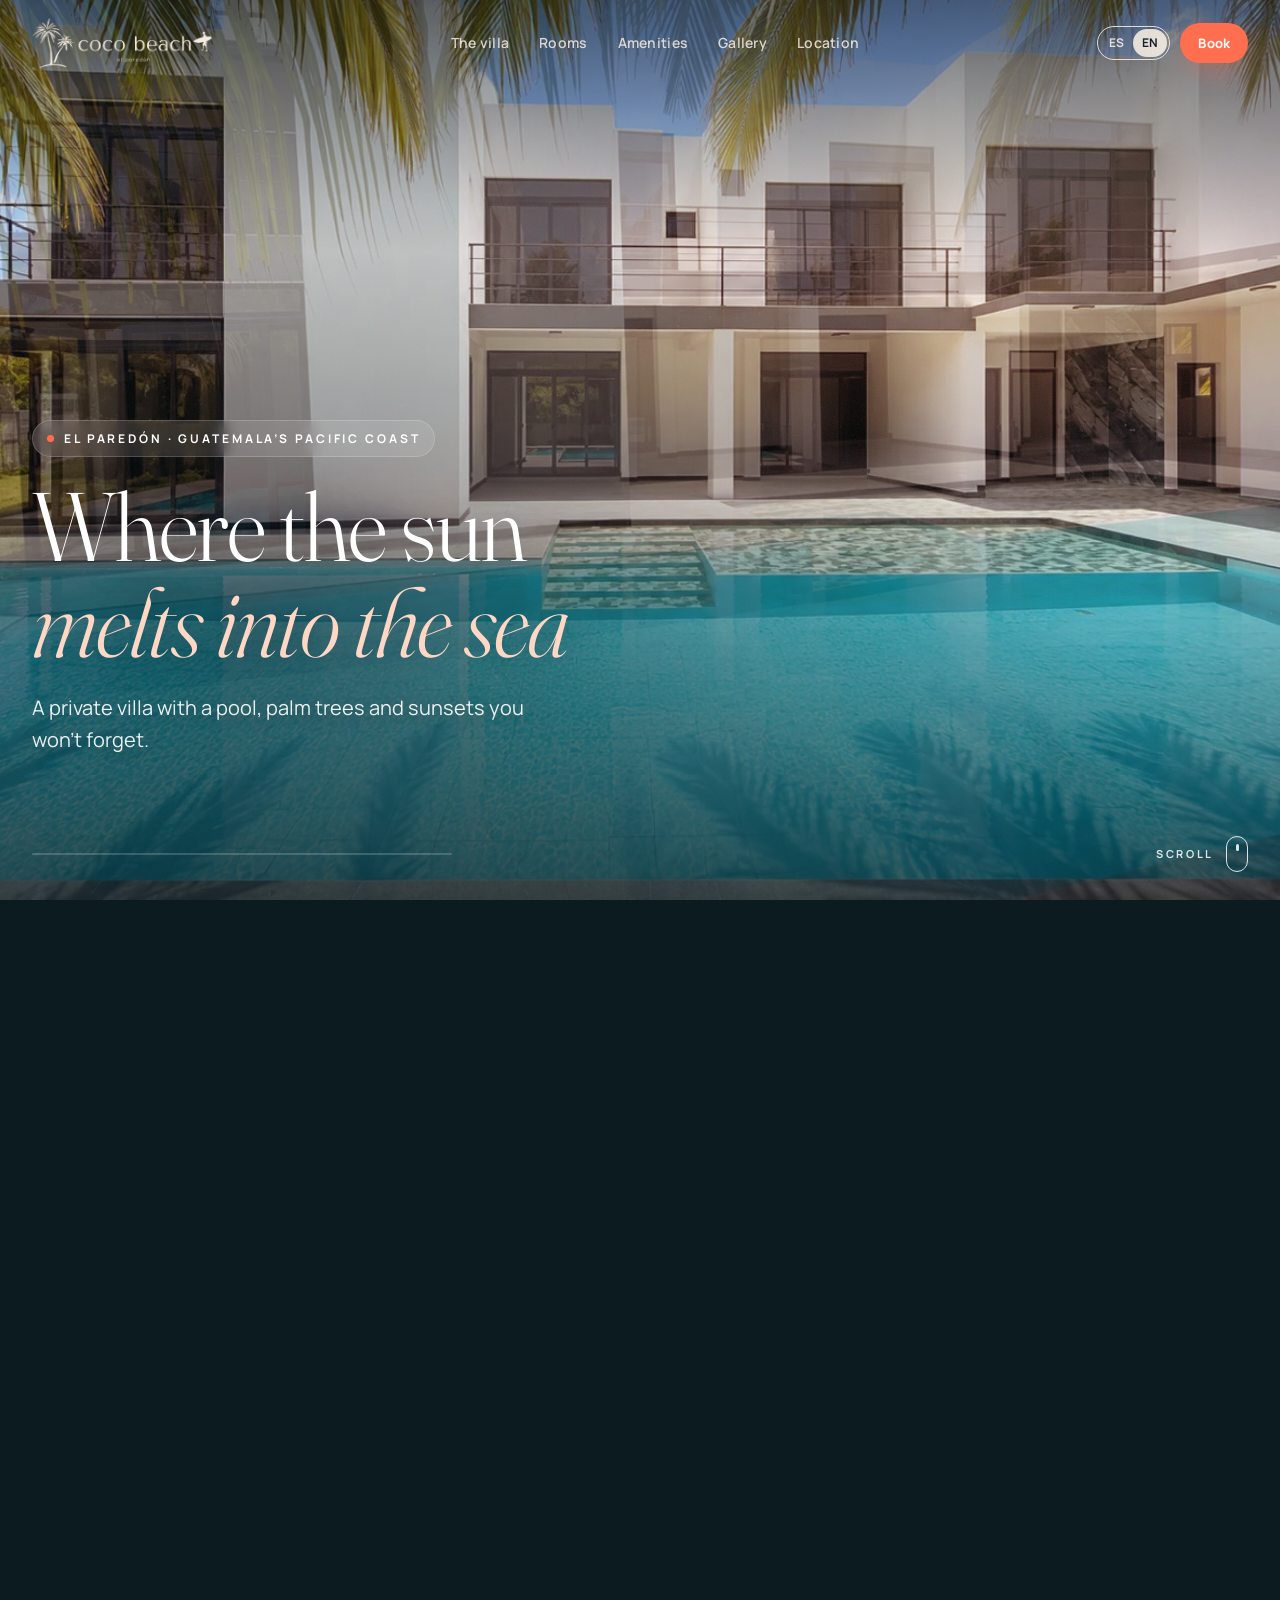
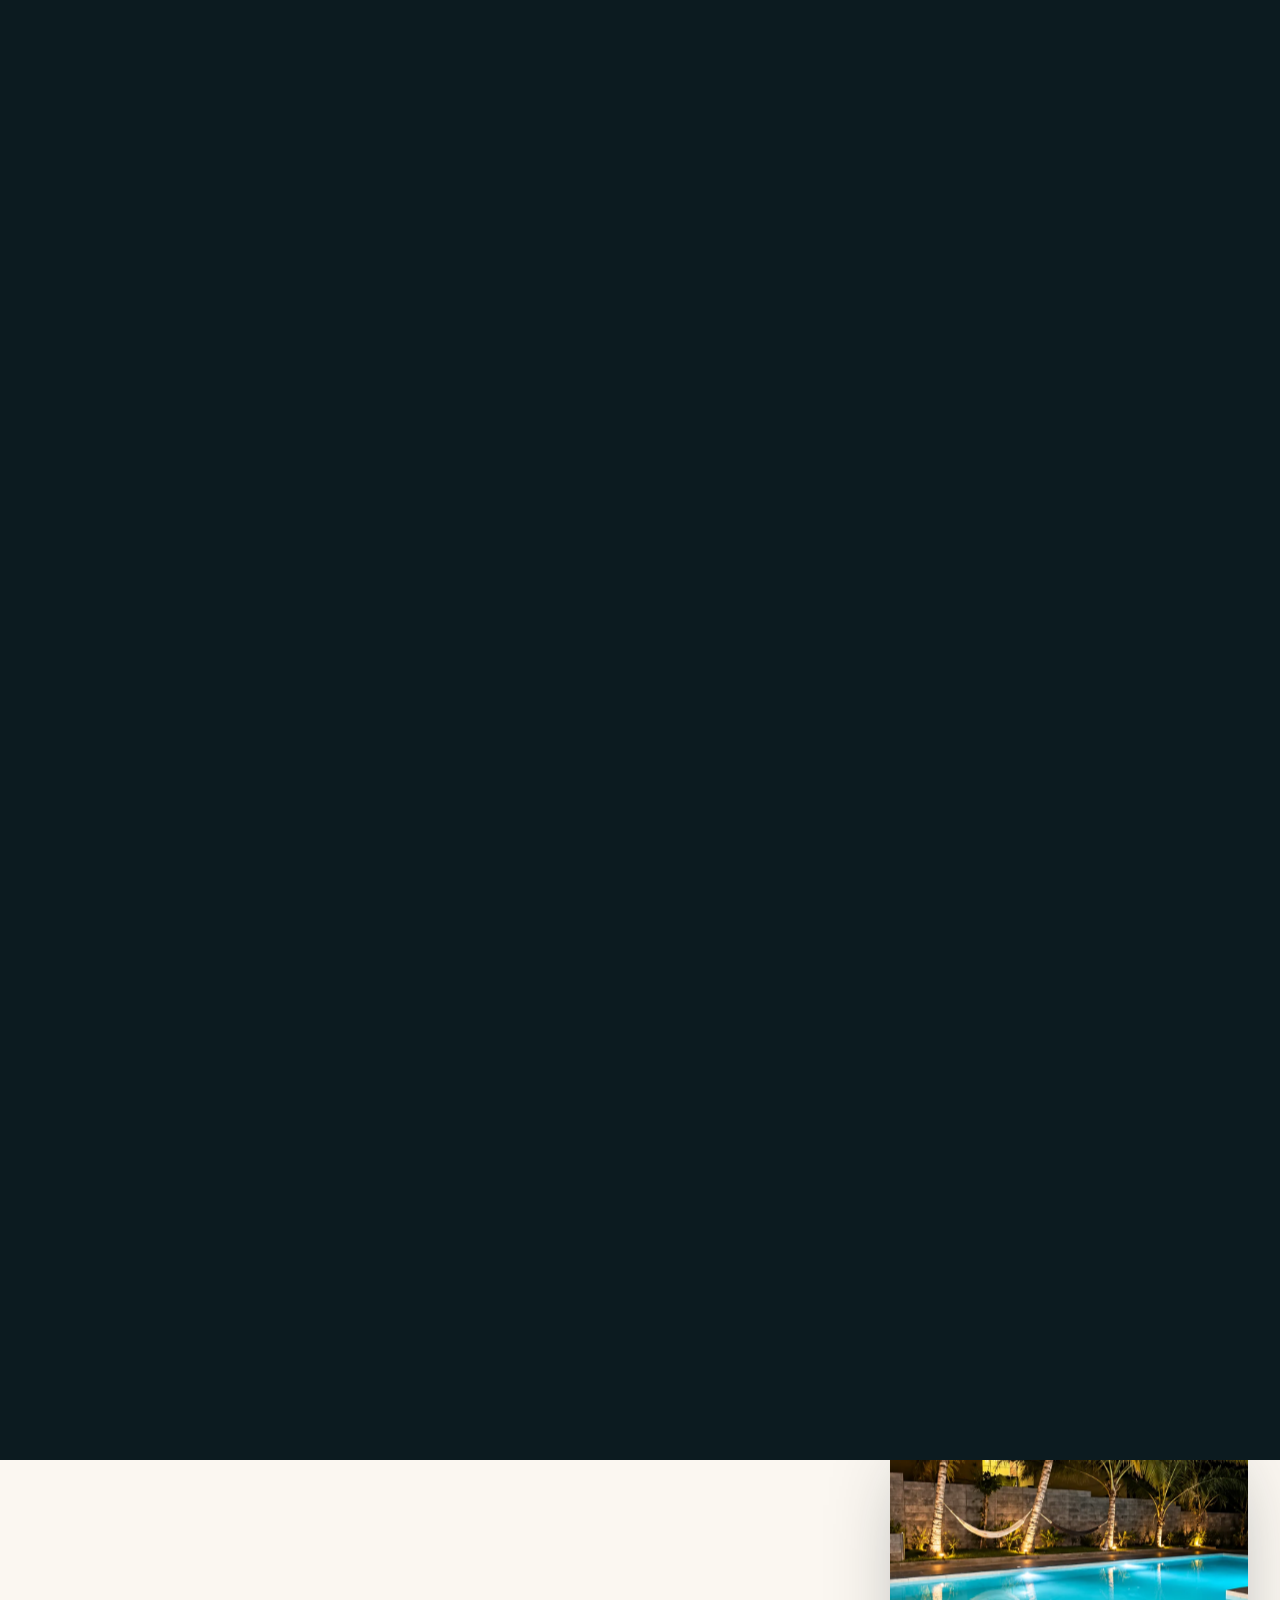
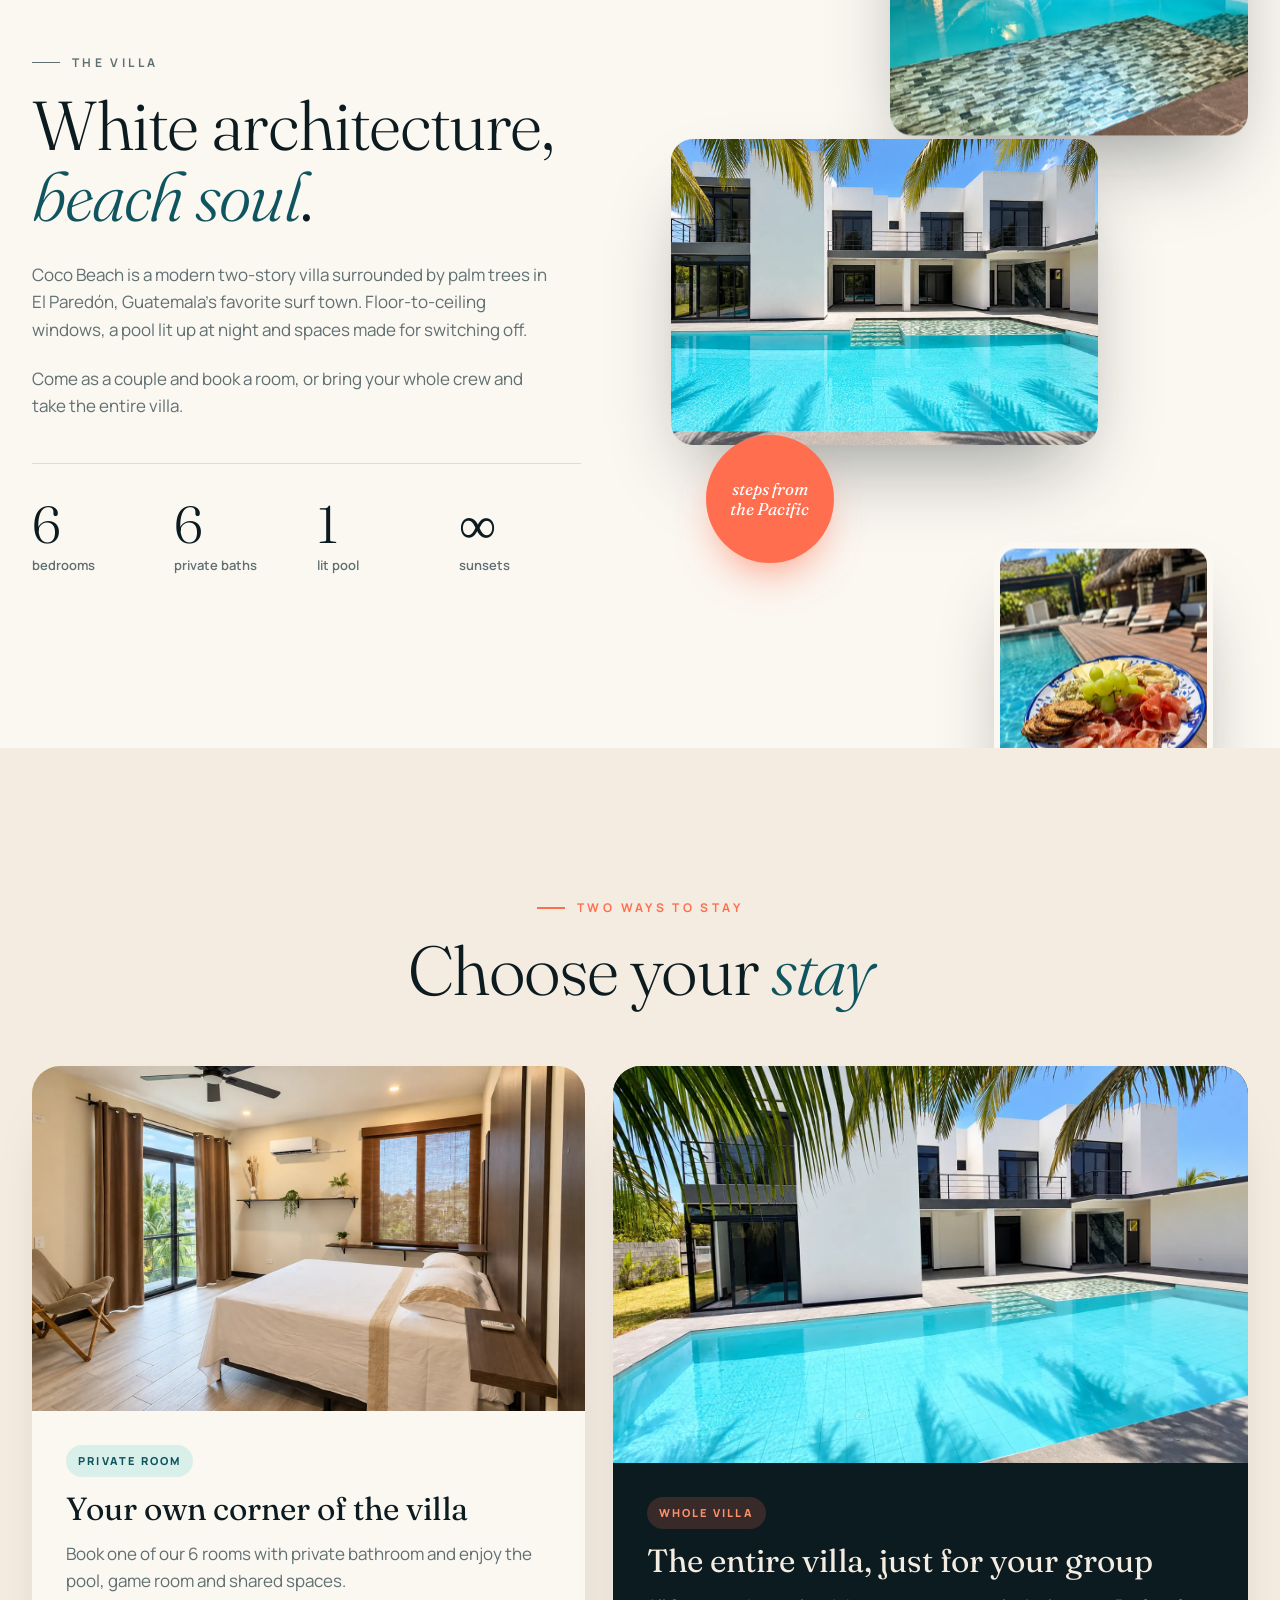
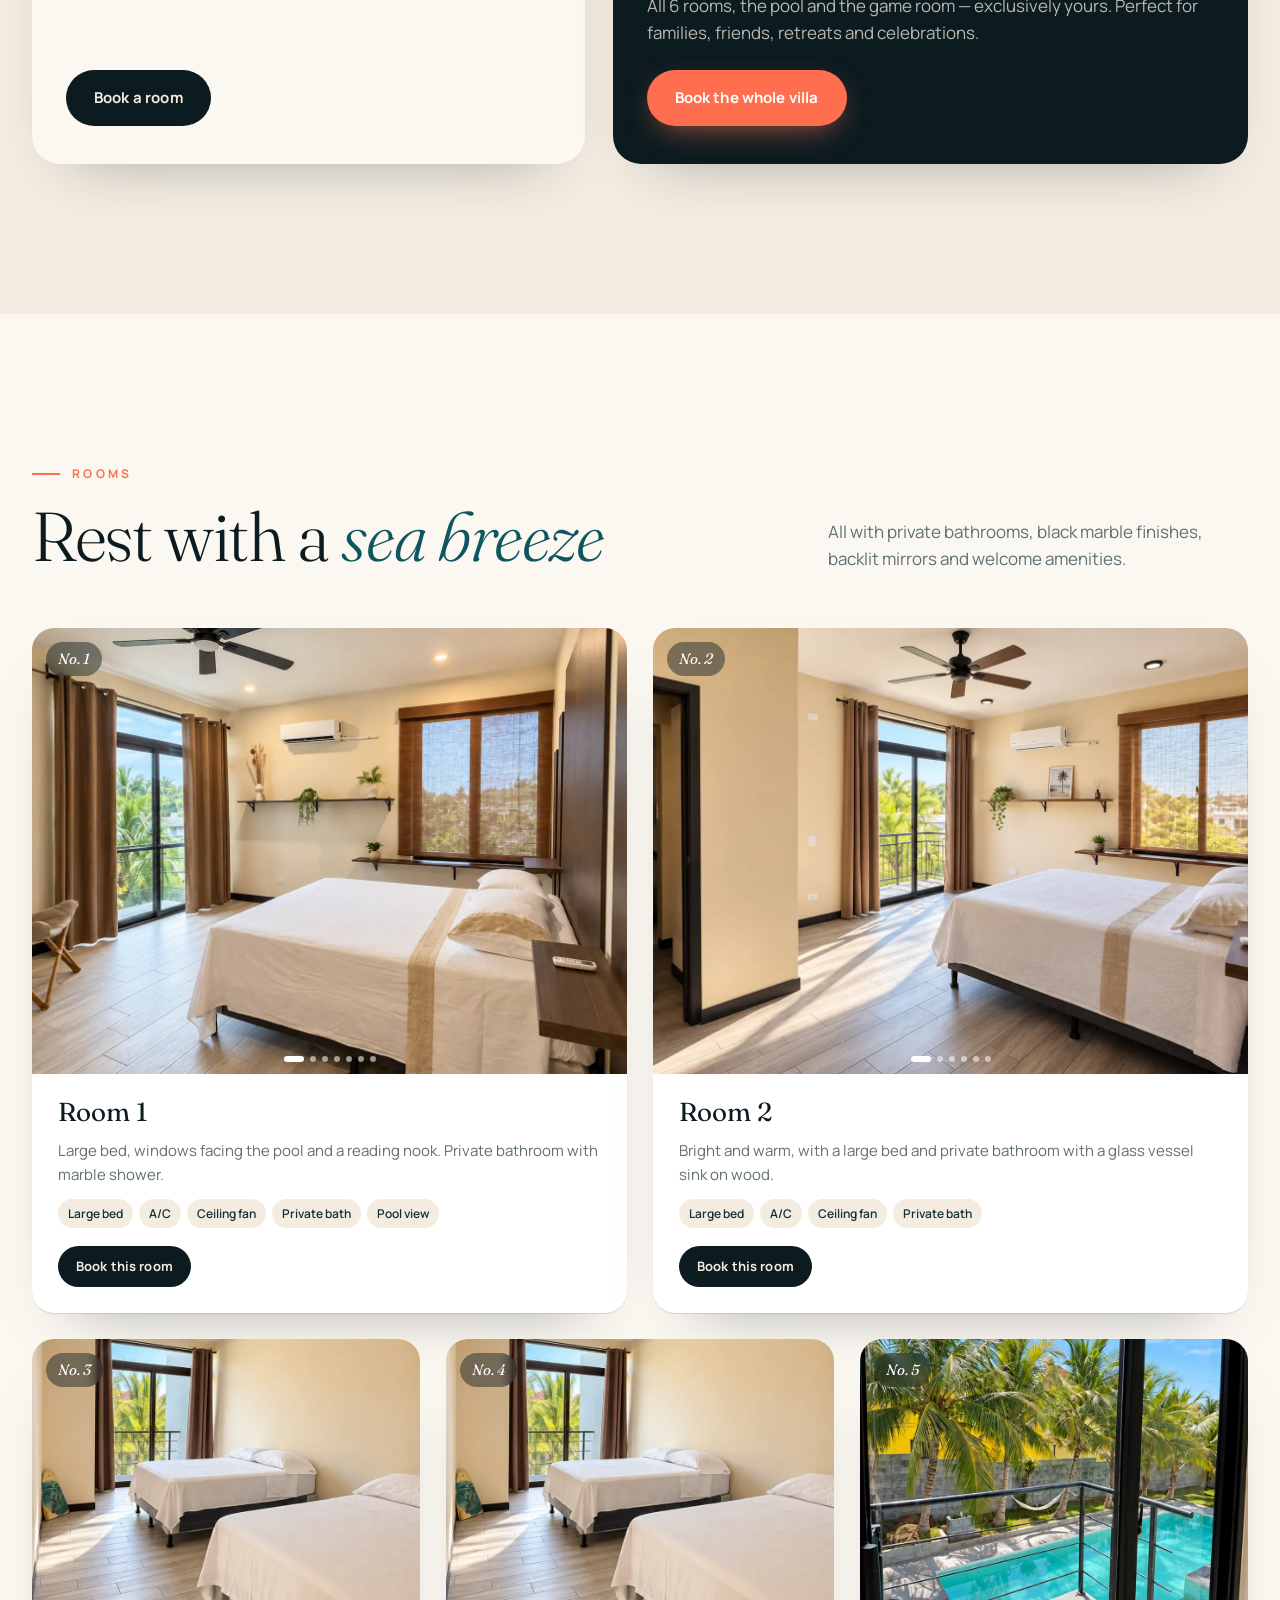
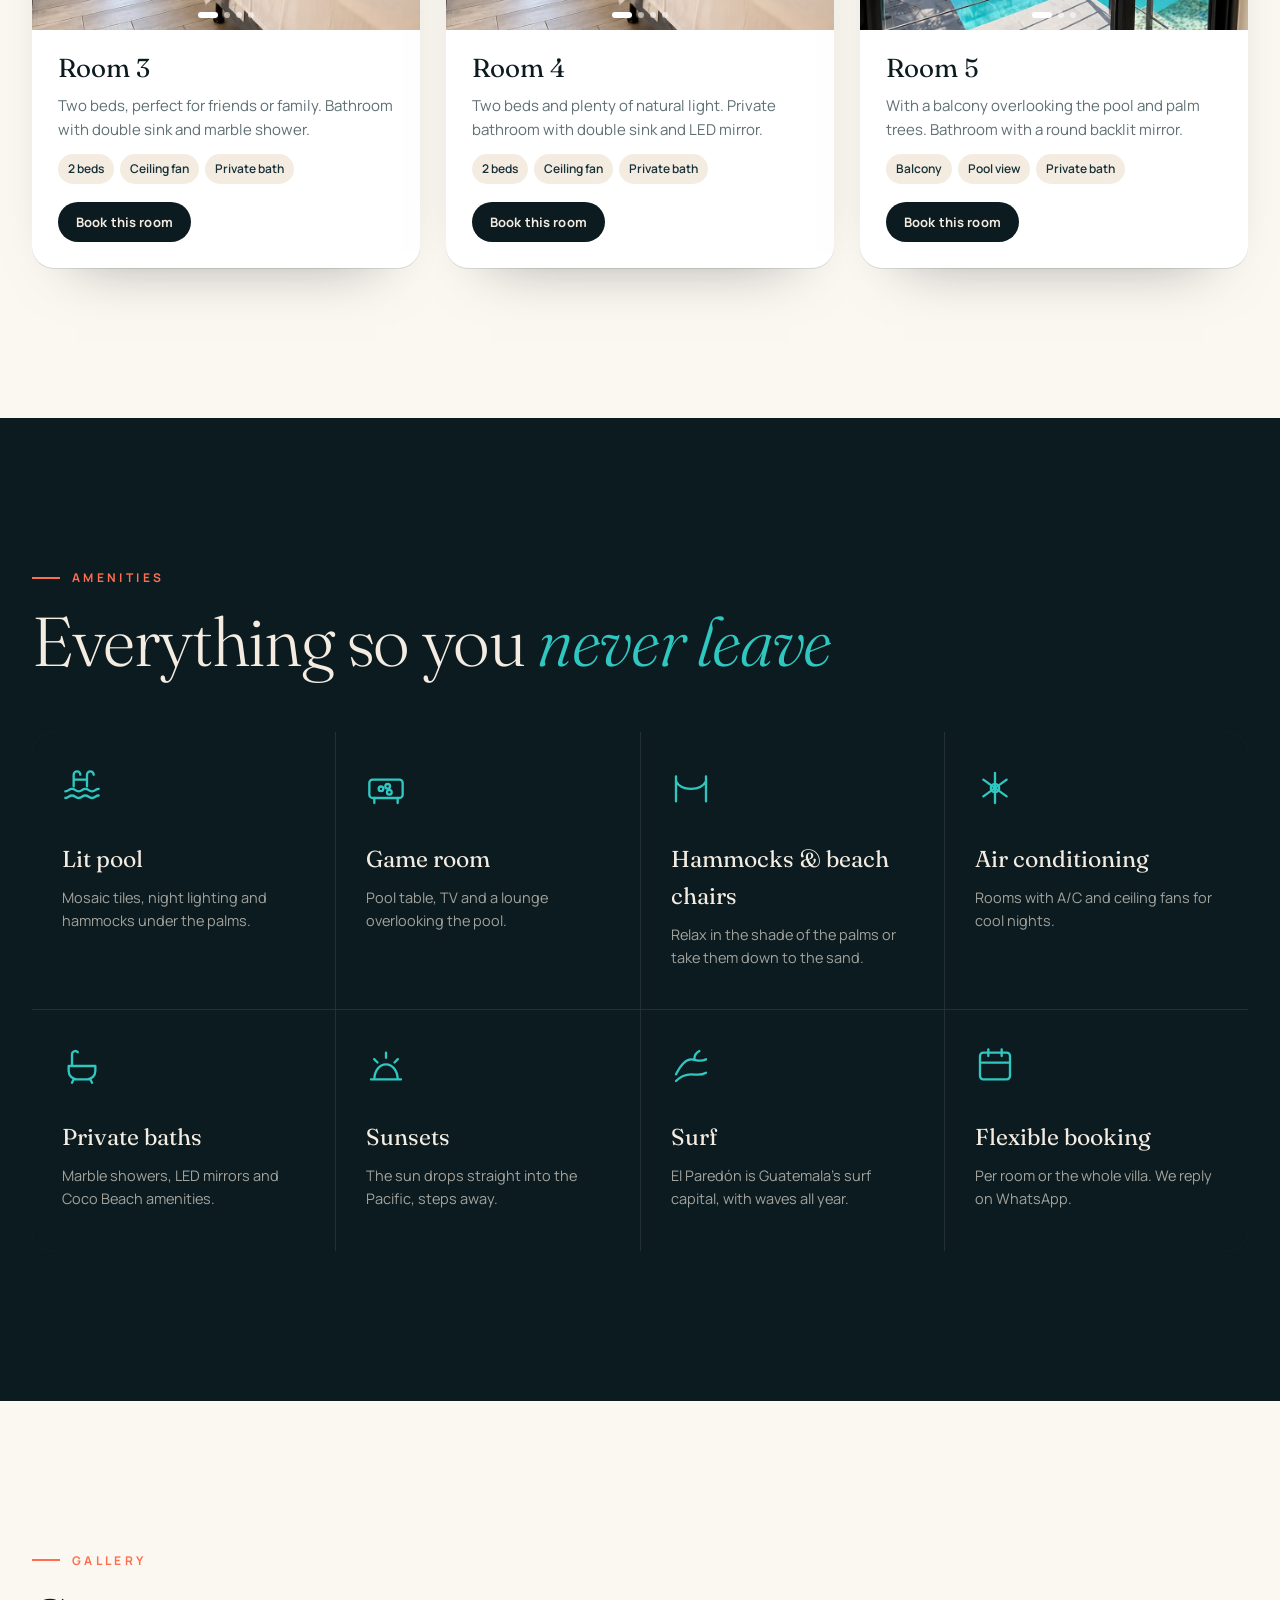
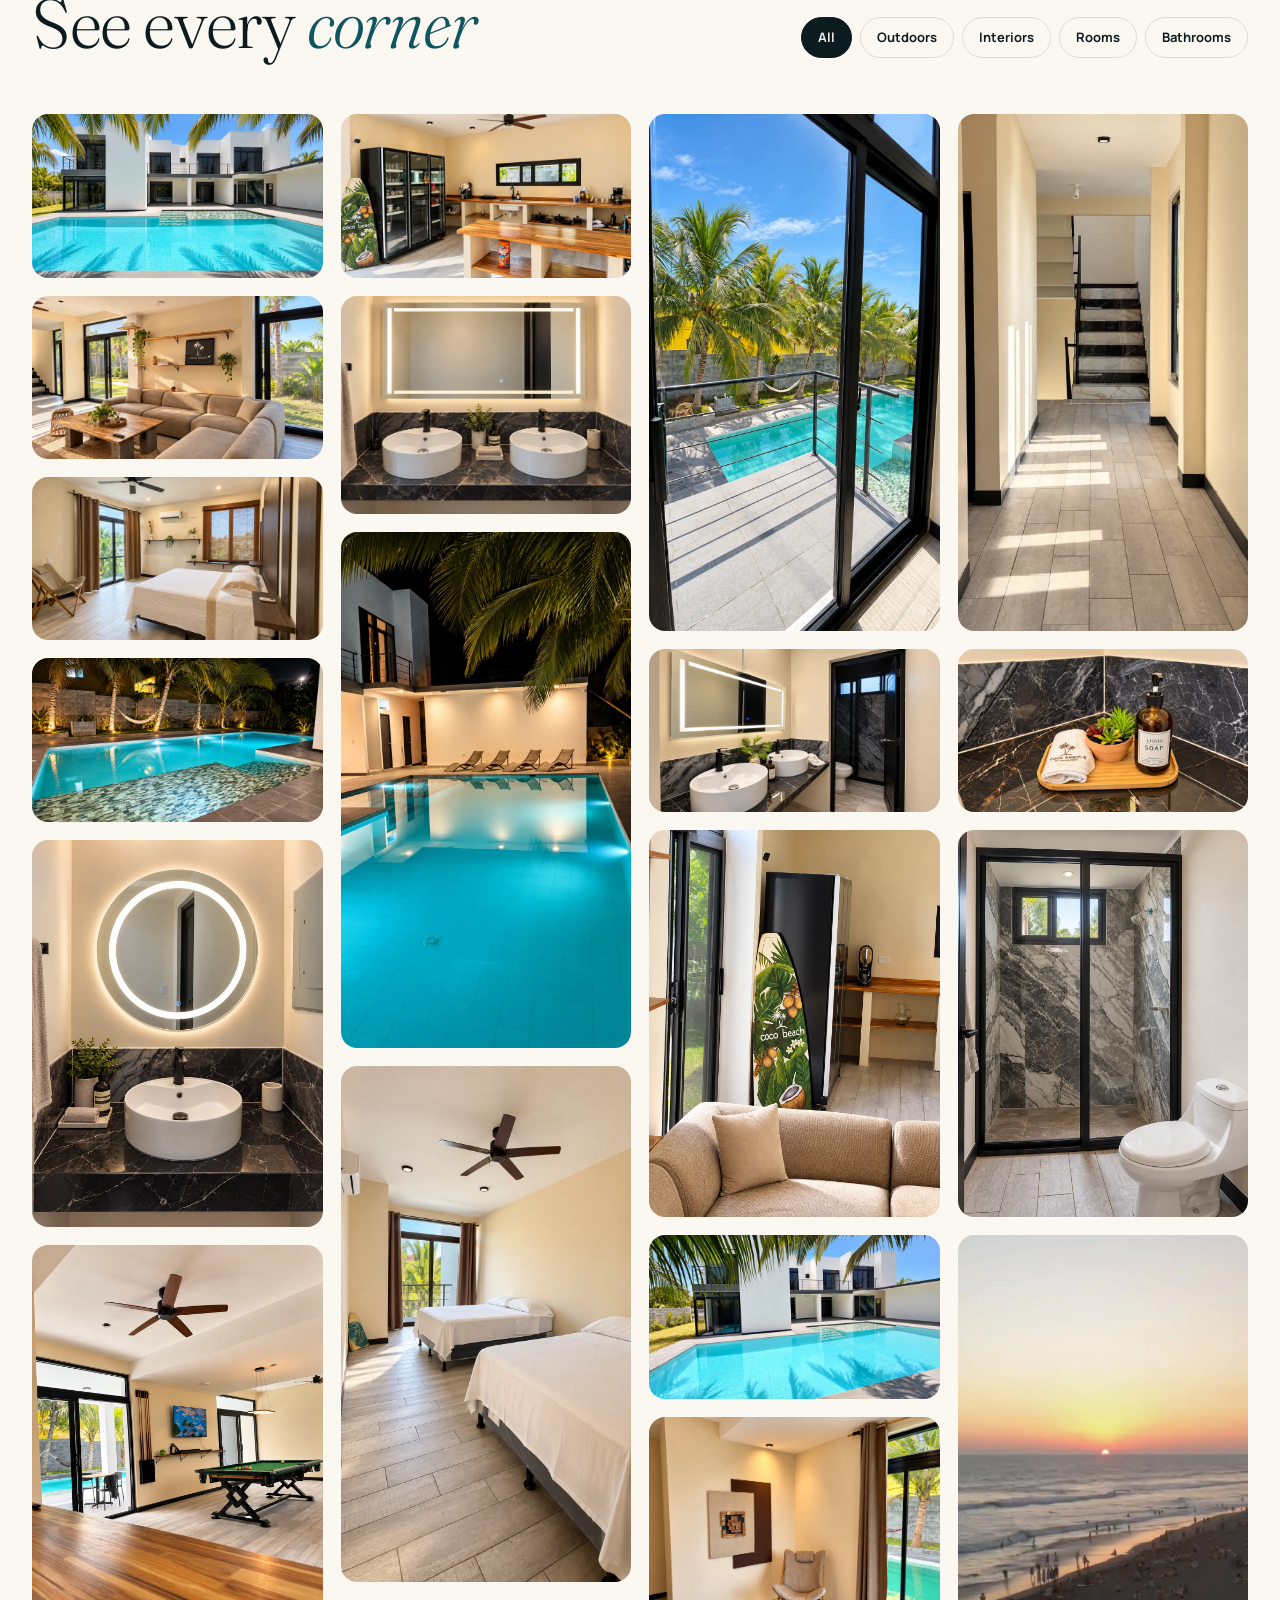
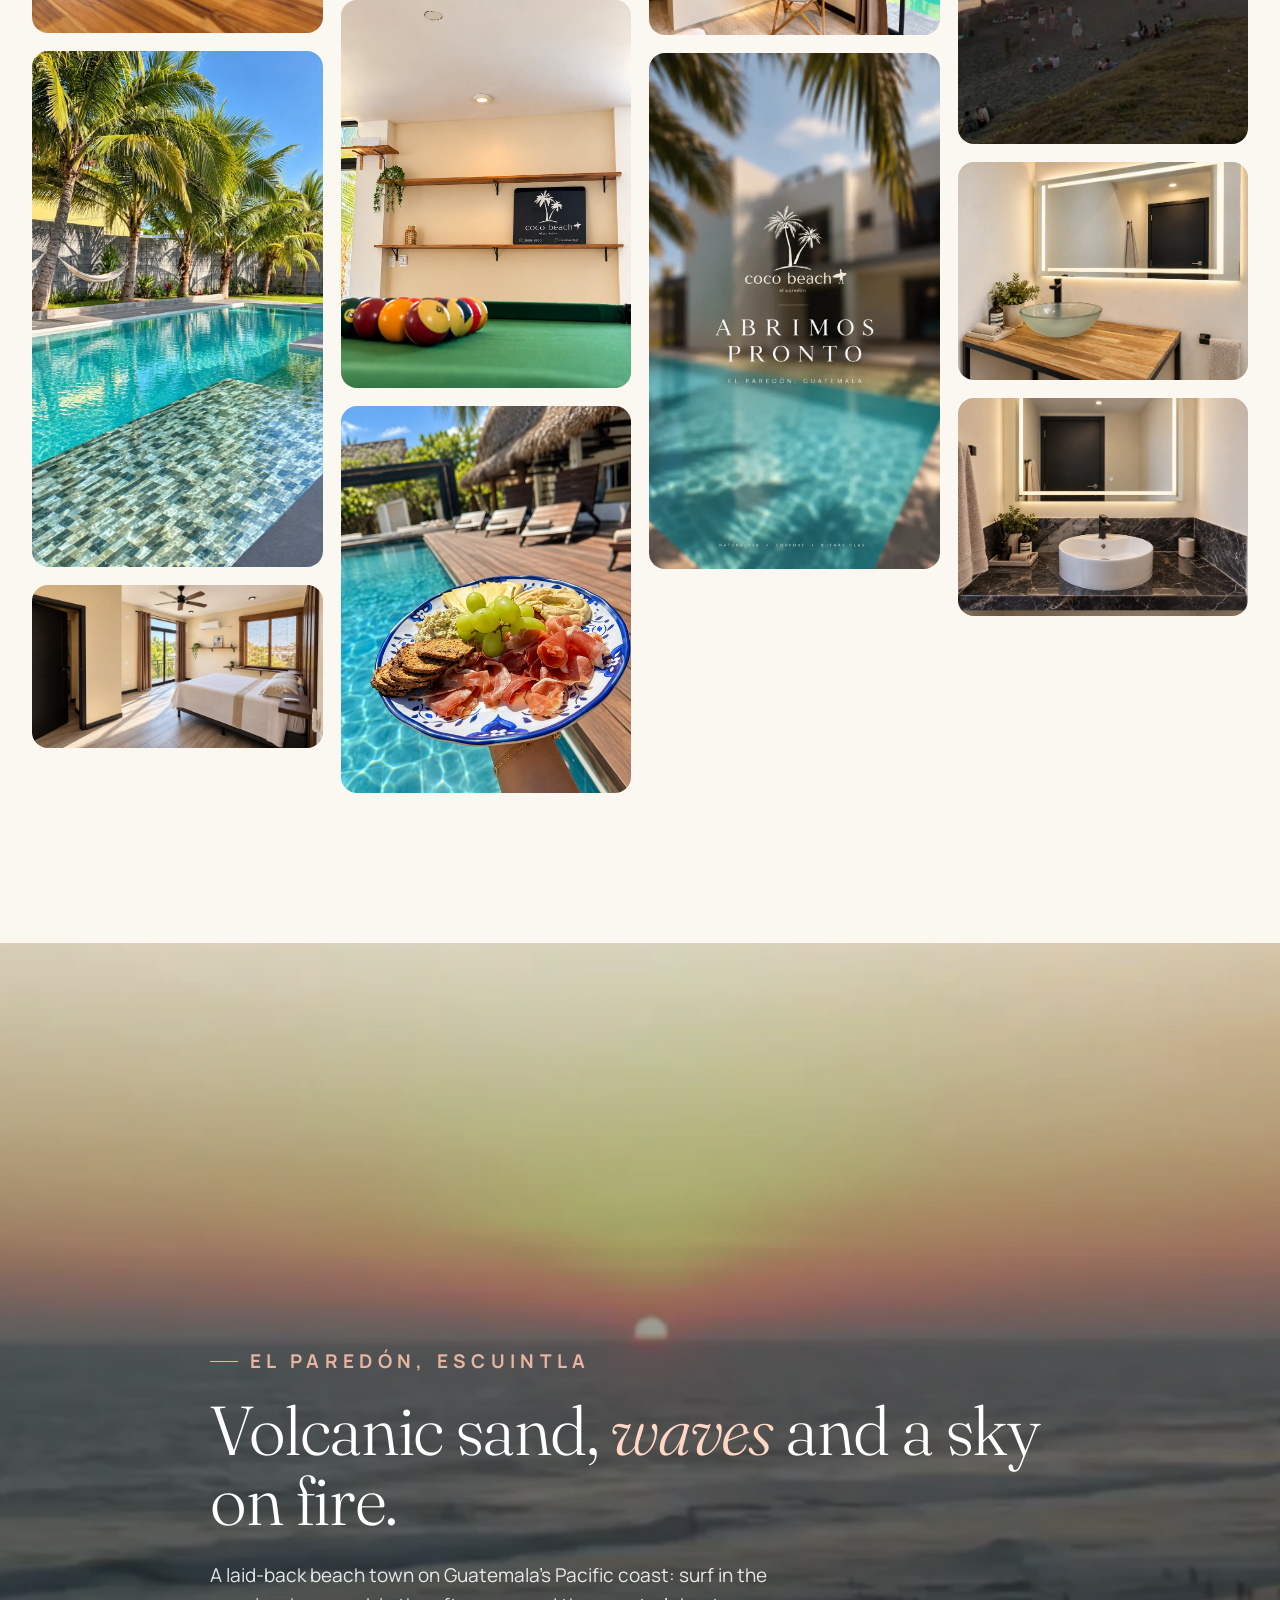
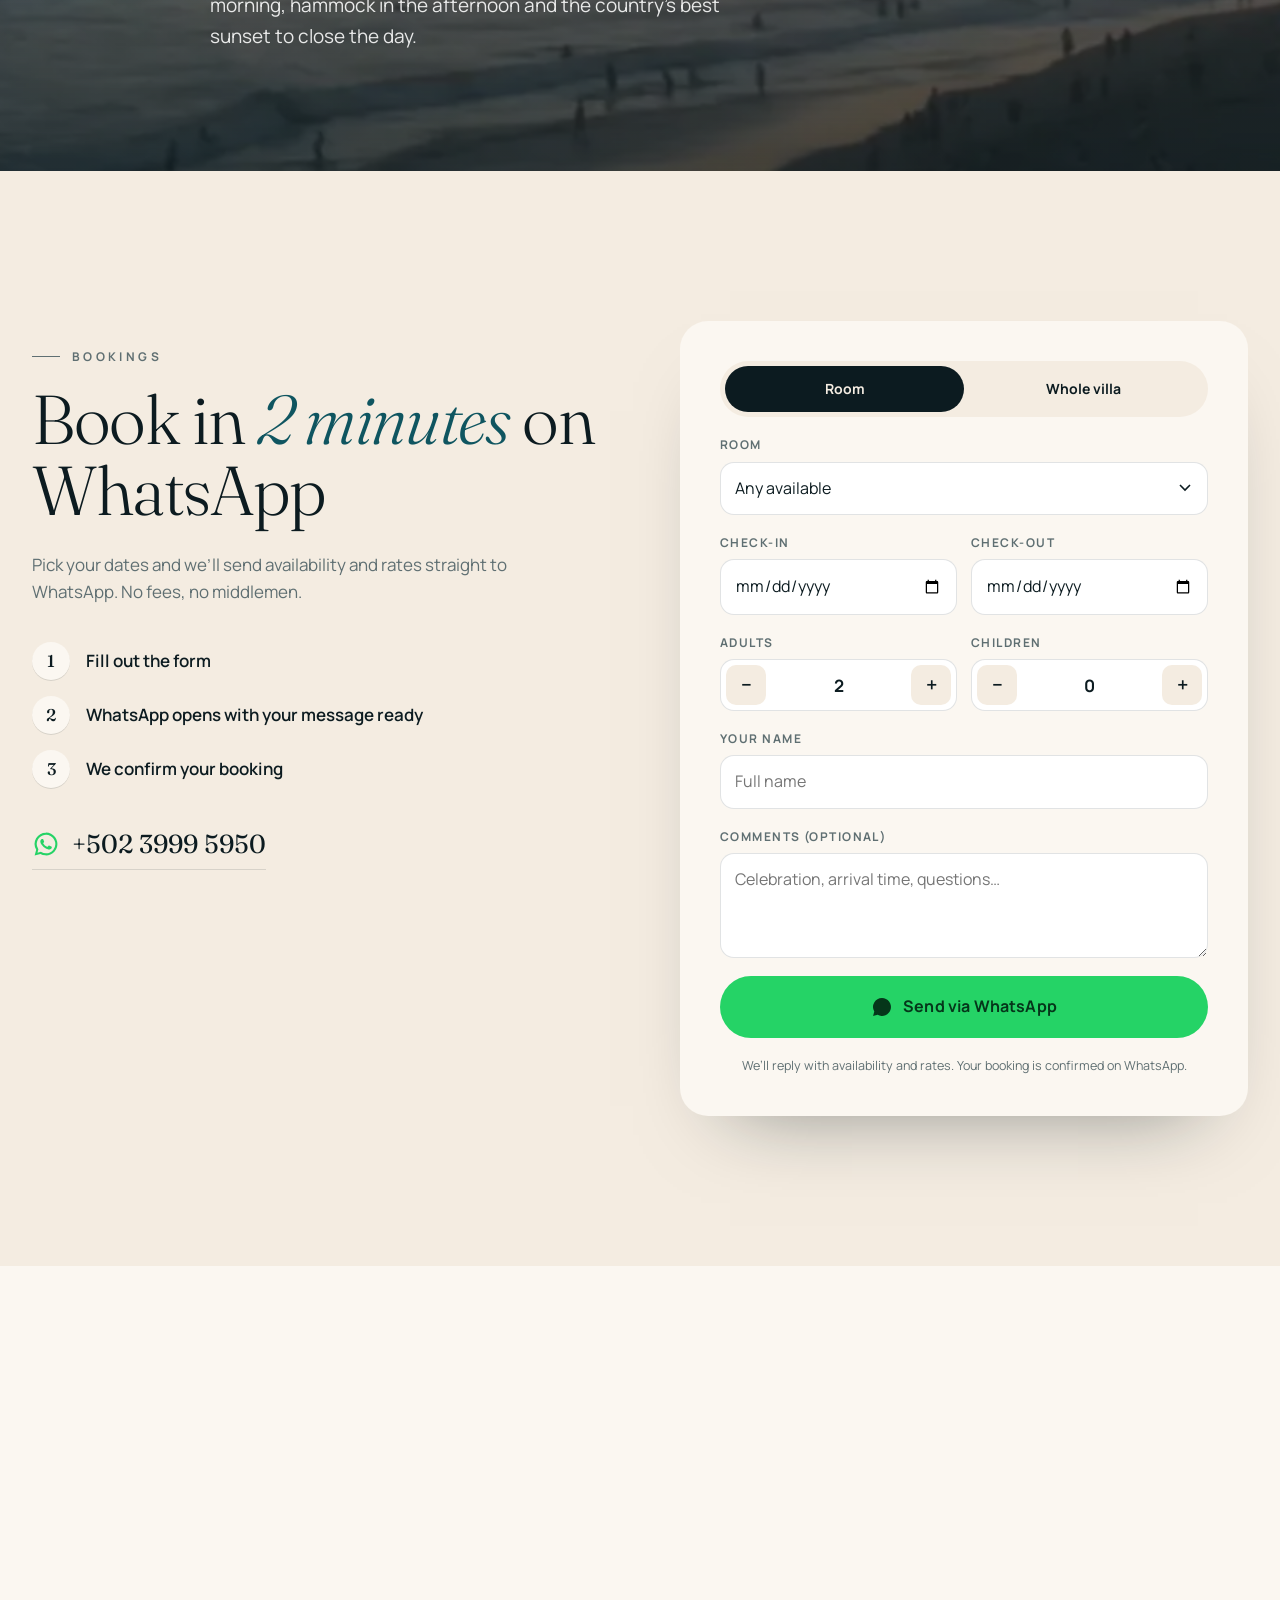
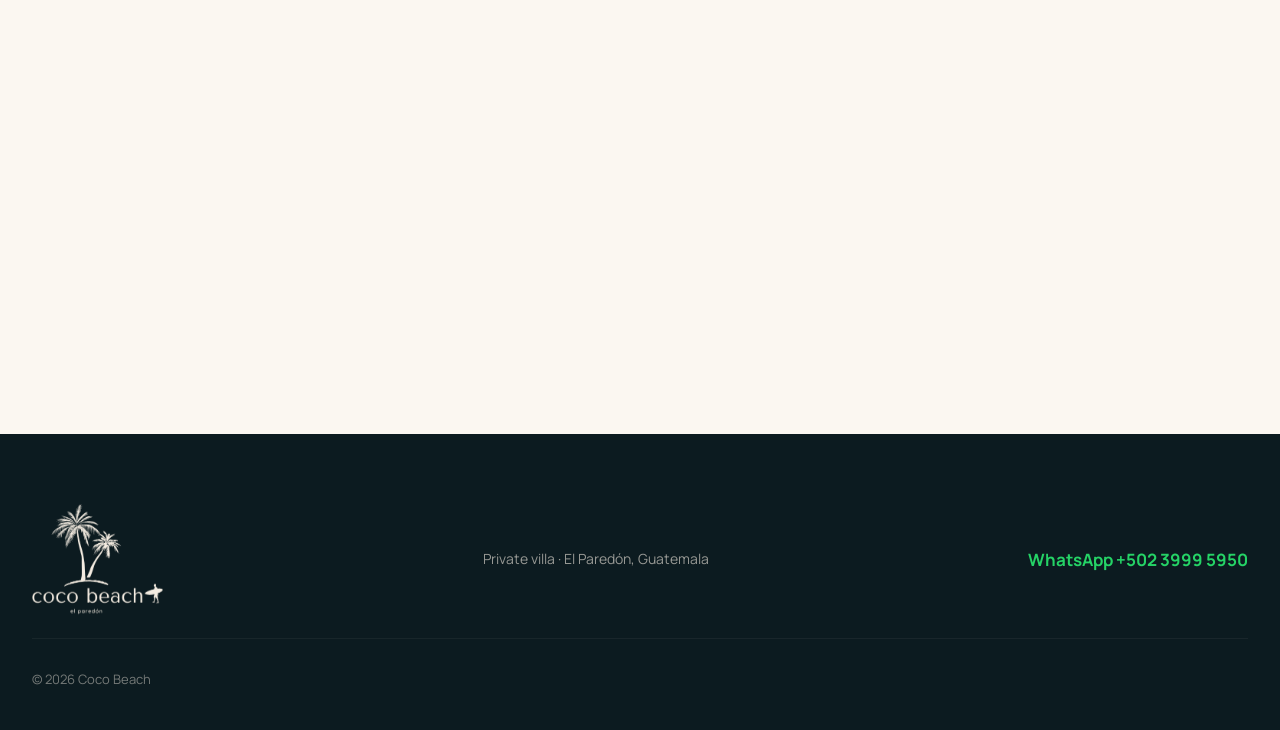
<file: index.html>
<!doctype html>
<html lang="es">
<head>
  <meta charset="utf-8">
  <meta name="viewport" content="width=device-width, initial-scale=1">
  <title>Coco Beach · Villa en El Paredón, Guatemala</title>
  <meta name="description" content="Coco Beach: villa con piscina en El Paredón, Guatemala. Reserva una habitación o la villa completa por WhatsApp.">
  <meta property="og:title" content="Coco Beach · El Paredón">
  <meta property="og:description" content="Hotel boutique con piscina, 6 habitaciones y atardeceres sobre el Pacífico. Reserva por WhatsApp.">
  <meta property="og:type" content="website">
  <meta property="og:url" content="https://cocobeachelparedon.com/">
  <meta property="og:image" content="https://cocobeachelparedon.com/img/og-home.jpg">
  <meta property="og:image:width" content="1200">
  <meta property="og:image:height" content="630">
  <meta name="twitter:card" content="summary_large_image">
  <link rel="apple-touch-icon" href="img/logo-mark-dark.png">
  <meta name="theme-color" content="#0c1b20">
  <link rel="icon" href="data:image/svg+xml,%3Csvg xmlns='http://www.w3.org/2000/svg' viewBox='0 0 64 64'%3E%3Ccircle cx='32' cy='32' r='32' fill='%230c1b20'/%3E%3Cpath d='M31 52c1-9 1-17-1-25' stroke='%23f3ebe0' stroke-width='3' fill='none' stroke-linecap='round'/%3E%3Cpath d='M30 27c-6-6-14-5-18 0 6-2 11-1 18 0zm0 0c5-7 13-8 19-4-7 0-12 1-19 4zm0 0c-2-7-8-11-14-10 6 2 9 5 14 10zm0 0c4-5 10-7 16-5-6 1-10 2-16 5z' fill='%233fd1c4'/%3E%3C/svg%3E">
  <link rel="preconnect" href="https://fonts.googleapis.com">
  <link rel="preconnect" href="https://fonts.gstatic.com" crossorigin>
  <link href="https://fonts.googleapis.com/css2?family=Fraunces:ital,opsz,wght@0,9..144,300;0,9..144,500;1,9..144,300;1,9..144,500&family=Manrope:wght@400;500;600;700&display=swap" rel="stylesheet">
  <link rel="stylesheet" href="styles.css">
</head>
<body>

<div class="loader" id="loader" aria-hidden="true">
  <div class="loader-mark"><img src="img/logo-full-light.png" alt="Coco Beach El Paredón" width="342" height="287"></div>
  <div class="loader-bar"><i id="loaderBar"></i></div>
</div>

<header class="nav" id="nav">
  <a href="#top" class="brand" aria-label="Coco Beach · El Paredón">
    <img class="logo-light" src="img/logo-h-light.png" alt="Coco Beach El Paredón" width="776" height="215">
    <img class="logo-dark" src="img/logo-h-dark.png" alt="" width="776" height="215">
  </a>
  <nav class="nav-links" id="navLinks">
    <a href="#villa" data-i18n="nav.villa">La villa</a>
    <a href="#rooms" data-i18n="nav.rooms">Habitaciones</a>
    <a href="#amenities" data-i18n="nav.amenities">Amenidades</a>
    <a href="#gallery" data-i18n="nav.gallery">Galería</a>
    <a href="#location" data-i18n="nav.location">Ubicación</a>
  </nav>
  <div class="nav-actions">
    <button class="lang" id="langBtn" aria-label="Cambiar idioma / Change language"><span data-l="es">ES</span><span data-l="en">EN</span></button>
    <a href="#book" class="btn btn-sm btn-coral" data-i18n="nav.book">Reservar</a>
    <button class="burger" id="burger" aria-label="Menú"><i></i><i></i></button>
  </div>
</header>

<main id="top">

  <!-- ============ HERO 3D ============ -->
  <section class="hero" id="hero">
    <div class="hero-sticky">
      <div class="cine" id="cine" aria-hidden="true">
        <figure class="shot" data-start="0">
          <picture><source media="(orientation: portrait)" srcset="img/ext-palms.webp"><img src="img/ext-pool-day.webp" alt="" fetchpriority="high"></picture>
        </figure>
        <figure class="shot" data-start=".3">
          <picture><source media="(orientation: portrait)" srcset="img/ext-pool-day.webp"><img src="img/ext-pool-day2.webp" alt=""></picture>
        </figure>
        <figure class="shot" data-start=".62">
          <picture><source media="(orientation: portrait)" srcset="img/ext-pool-night2.webp"><img src="img/ext-pool-night.webp" alt=""></picture>
        </figure>
        <div class="grade grade-sunset" id="gradeSunset"></div>
        <div class="grade grade-flare" id="gradeFlare"></div>
        <div class="grade grade-night" id="gradeNight"></div>
        <div class="grain"></div>
      </div>
      <div class="hero-vignette"></div>

      <div class="hero-copy" id="heroCopy">
        <div class="chapter is-on" data-ch="0">
          <p class="eyebrow"><span class="dot"></span><span data-i18n="hero.eyebrow">El Paredón · Pacífico de Guatemala</span></p>
          <h1><span data-i18n="hero.t1a">Donde el sol</span><br><em data-i18n="hero.t1b">se esconde en el mar</em></h1>
          <p class="lead" data-i18n="hero.l1">Una villa privada con piscina, palmeras y atardeceres que no se olvidan.</p>
        </div>
        <div class="chapter" data-ch="1">
          <p class="eyebrow"><span class="dot"></span><span data-i18n="hero.eyebrow2">Coco Beach Villa</span></p>
          <h2><span data-i18n="hero.t2a">6 habitaciones.</span><br><em data-i18n="hero.t2b">Una piscina que brilla de noche.</em></h2>
          <p class="lead" data-i18n="hero.l2">Cada habitación con baño privado. Sala de juegos, hamacas y terraza junto al agua.</p>
        </div>
        <div class="chapter" data-ch="2">
          <p class="eyebrow"><span class="dot"></span><span data-i18n="hero.eyebrow3">Reserva directo</span></p>
          <h2><span data-i18n="hero.t3a">Una habitación</span><br><em data-i18n="hero.t3b">o la villa entera.</em></h2>
          <div class="hero-ctas">
            <a href="#book" class="btn btn-coral" data-book="room" data-i18n="cta.room">Reservar habitación</a>
            <a href="#book" class="btn btn-glass" data-book="villa" data-i18n="cta.villa">Reservar villa completa</a>
          </div>
        </div>
      </div>

      <div class="hero-ui">
        <div class="progress" aria-hidden="true"><i id="heroProgress"></i></div>
        <div class="scroll-hint" id="scrollHint"><span data-i18n="hero.scroll">Desliza</span><i></i></div>
      </div>
    </div>
  </section>

  <!-- ============ VILLA INTRO ============ -->
  <section class="section intro" id="villa">
    <div class="wrap intro-grid">
      <div class="intro-text reveal">
        <p class="kicker" data-i18n="villa.kicker">La villa</p>
        <h2 class="display" data-i18n-html="villa.title">Arquitectura blanca, <em>alma de playa</em>.</h2>
        <p data-i18n="villa.p1">Coco Beach es una villa moderna de dos niveles rodeada de palmeras en El Paredón, el pueblo surfero más querido de Guatemala. Ventanales de piso a techo, una piscina con iluminación nocturna y espacios pensados para desconectarse.</p>
        <p data-i18n="villa.p2">Ven en pareja y reserva una habitación, o trae a toda tu gente y quédate con la villa completa.</p>
        <ul class="stats">
          <li><b>6</b><span data-i18n="villa.s1">habitaciones</span></li>
          <li><b>6</b><span data-i18n="villa.s2">baños privados</span></li>
          <li><b>1</b><span data-i18n="villa.s3">piscina iluminada</span></li>
          <li><b>∞</b><span data-i18n="villa.s4">atardeceres</span></li>
        </ul>
      </div>
      <div class="depth-stack reveal" id="depthStack">
        <figure class="ds ds-back"><img src="img/ext-pool-night.webp" alt="Piscina iluminada de noche" loading="lazy"></figure>
        <figure class="ds ds-mid"><img src="img/ext-pool-day.webp" alt="Fachada de la villa y piscina de día" loading="lazy"></figure>
        <figure class="ds ds-front"><img src="img/ext-platter.webp" alt="Tabla de quesos junto a la piscina" loading="lazy"></figure>
        <div class="ds-badge"><span data-i18n="villa.badge">a pasos del Pacífico</span></div>
      </div>
    </div>
  </section>

  <!-- ============ STAY OPTIONS ============ -->
  <section class="section options" id="options">
    <div class="wrap">
      <p class="kicker center reveal" data-i18n="opt.kicker">Dos formas de quedarte</p>
      <h2 class="display center reveal" data-i18n-html="opt.title">Elige tu <em>estancia</em></h2>
      <div class="opt-grid">
        <article class="opt-card tilt reveal">
          <div class="opt-img"><img src="img/room1-4.webp" alt="Habitación con cama grande" loading="lazy"></div>
          <div class="opt-body">
            <span class="tag" data-i18n="opt.roomTag">Habitación privada</span>
            <h3 data-i18n="opt.roomTitle">Tu propio rincón en la villa</h3>
            <p data-i18n="opt.roomText">Reserva una de nuestras 6 habitaciones con baño privado y disfruta de la piscina, la sala de juegos y las áreas comunes.</p>
            <a href="#book" class="btn btn-dark" data-book="room" data-i18n="cta.room">Reservar habitación</a>
          </div>
        </article>
        <article class="opt-card opt-feature tilt reveal">
          <div class="opt-img"><img src="img/ext-pool-day2.webp" alt="La villa completa con piscina" loading="lazy"></div>
          <div class="opt-body">
            <span class="tag tag-coral" data-i18n="opt.villaTag">Villa completa</span>
            <h3 data-i18n="opt.villaTitle">Toda la villa, solo para tu grupo</h3>
            <p data-i18n="opt.villaText">Las 6 habitaciones, la piscina y la sala de juegos en exclusiva. Ideal para familias, amigos, retiros y celebraciones.</p>
            <a href="#book" class="btn btn-coral" data-book="villa" data-i18n="cta.villa">Reservar villa completa</a>
          </div>
        </article>
      </div>
    </div>
  </section>

  <!-- ============ ROOMS ============ -->
  <section class="section rooms" id="rooms">
    <div class="wrap">
      <div class="sec-head reveal">
        <div>
          <p class="kicker" data-i18n="rooms.kicker">Habitaciones</p>
          <h2 class="display" data-i18n-html="rooms.title">Descanso con <em>brisa de mar</em></h2>
        </div>
        <p class="sec-sub" data-i18n="rooms.sub">Todas con baño privado, acabados en mármol negro, espejos iluminados y amenidades de bienvenida.</p>
      </div>
      <div class="room-grid" id="roomGrid"></div>
    </div>
  </section>

  <!-- ============ AMENITIES ============ -->
  <section class="section amenities" id="amenities">
    <div class="wrap">
      <div class="sec-head reveal">
        <div>
          <p class="kicker" data-i18n="am.kicker">Amenidades</p>
          <h2 class="display" data-i18n-html="am.title">Todo para <em>no salir</em> de la villa</h2>
        </div>
      </div>
      <div class="am-grid">
        <div class="am reveal"><svg viewBox="0 0 24 24"><path d="M2 18c2 0 2-1.5 4-1.5S8 18 10 18s2-1.5 4-1.5 2 1.5 4 1.5 2-1.5 4-1.5M2 14c2 0 2-1.5 4-1.5S8 14 10 14s2-1.5 4-1.5 2 1.5 4 1.5 2-1.5 4-1.5M7 11V4a2 2 0 0 1 4 0M15 11V4a2 2 0 0 1 4 0M7 7h8"/></svg><h4 data-i18n="am.pool">Piscina iluminada</h4><p data-i18n="am.poolT">Con mosaico, iluminación nocturna y hamacas bajo las palmeras.</p></div>
        <div class="am reveal"><svg viewBox="0 0 24 24"><rect x="2" y="7" width="20" height="11" rx="2"/><circle cx="9" cy="12.5" r="1.4"/><circle cx="13" cy="11" r="1.4"/><circle cx="14" cy="14.5" r="1.4"/><path d="M5 18v3M19 18v3"/></svg><h4 data-i18n="am.games">Sala de juegos</h4><p data-i18n="am.gamesT">Mesa de billar, TV y sala lounge con vista a la piscina.</p></div>
        <div class="am reveal"><svg viewBox="0 0 24 24"><path d="M3 5v15M21 5v15M3 8c3 6 15 6 18 0"/></svg><h4 data-i18n="am.bar">Hamacas y sillas de playa</h4><p data-i18n="am.barT">Para descansar a la sombra de las palmeras o llevártelas a la arena.</p></div>
        <div class="am reveal"><svg viewBox="0 0 24 24"><path d="M12 3v18M5 7l14 10M19 7L5 17"/><circle cx="12" cy="12" r="2.5"/></svg><h4 data-i18n="am.ac">Aire acondicionado</h4><p data-i18n="am.acT">Habitaciones con A/C y ventilador de techo para noches frescas.</p></div>
        <div class="am reveal"><svg viewBox="0 0 24 24"><path d="M4 12h16v3a5 5 0 0 1-5 5H9a5 5 0 0 1-5-5zM6 12V5a2 2 0 0 1 3.5-1.3M7 20l-1 2M17 20l1 2"/></svg><h4 data-i18n="am.bath">Baños privados</h4><p data-i18n="am.bathT">Duchas de mármol, espejos LED y amenidades Coco Beach.</p></div>
        <div class="am reveal"><svg viewBox="0 0 24 24"><path d="M3 20h18M5 20c0-5 3-9 7-9s7 4 7 9M12 4v3M4.9 7.9l2 2M19.1 7.9l-2 2"/></svg><h4 data-i18n="am.sunset">Atardeceres</h4><p data-i18n="am.sunsetT">El sol cae directo sobre el Pacífico, a pasos de la villa.</p></div>
        <div class="am reveal"><svg viewBox="0 0 24 24"><path d="M3 17c3-6 6-9 9-9s5 2 9 0M3 21c3-3 6-4 9-4s6 1 9-1M14 8c0-2 1-4 3-5"/></svg><h4 data-i18n="am.surf">Surf</h4><p data-i18n="am.surfT">El Paredón es la capital del surf en Guatemala, con olas todo el año.</p></div>
        <div class="am reveal"><svg viewBox="0 0 24 24"><rect x="3" y="4" width="18" height="16" rx="2"/><path d="M3 10h18M8 2v4M16 2v4"/></svg><h4 data-i18n="am.flex">Reserva flexible</h4><p data-i18n="am.flexT">Por habitación o villa completa. Te respondemos por WhatsApp.</p></div>
      </div>
    </div>
  </section>

  <!-- ============ GALLERY ============ -->
  <section class="section gallery" id="gallery">
    <div class="wrap">
      <div class="sec-head reveal">
        <div>
          <p class="kicker" data-i18n="gal.kicker">Galería</p>
          <h2 class="display" data-i18n-html="gal.title">Mira cada <em>rincón</em></h2>
        </div>
        <div class="filters" id="galFilters" role="tablist">
          <button class="is-on" data-f="all" data-i18n="gal.all">Todo</button>
          <button data-f="ext" data-i18n="gal.ext">Exterior</button>
          <button data-f="int" data-i18n="gal.int">Interiores</button>
          <button data-f="room" data-i18n="gal.room">Habitaciones</button>
          <button data-f="bath" data-i18n="gal.bath">Baños</button>
        </div>
      </div>
      <div class="masonry" id="masonry"></div>
    </div>
  </section>

  <!-- ============ EL PAREDON ============ -->
  <section class="paredon" id="paredon">
    <div class="paredon-bg" style="background-image:url(img/ext-sunset.webp)"></div>
    <div class="wrap paredon-inner reveal">
      <p class="kicker light" data-i18n="par.kicker">El Paredón, Escuintla</p>
      <h2 class="display light" data-i18n-html="par.title">Arena volcánica, <em>olas</em> y el cielo en llamas.</h2>
      <p data-i18n="par.text">Un pueblo costero relajado en el Pacífico guatemalteco: surf por la mañana, hamaca por la tarde y el atardecer más lindo del país para cerrar el día.</p>
    </div>
  </section>

  <!-- ============ BOOKING ============ -->
  <section class="section book" id="book">
    <div class="wrap book-grid">
      <div class="book-copy reveal">
        <p class="kicker" data-i18n="book.kicker">Reservas</p>
        <h2 class="display" data-i18n-html="book.title">Reserva en <em>2 minutos</em> por WhatsApp</h2>
        <p data-i18n="book.text">Elige tus fechas y te enviamos disponibilidad y tarifa directamente por WhatsApp. Sin comisiones, sin intermediarios.</p>
        <ol class="steps">
          <li><b>1</b><span data-i18n="book.s1">Completa el formulario</span></li>
          <li><b>2</b><span data-i18n="book.s2">Se abre WhatsApp con tu mensaje listo</span></li>
          <li><b>3</b><span data-i18n="book.s3">Confirmamos tu reserva</span></li>
        </ol>
        <a class="wa-direct" href="https://wa.me/50239995950" target="_blank" rel="noopener">
          <svg viewBox="0 0 32 32"><path d="M16 3a13 13 0 0 0-11.2 19.6L3 29l6.6-1.7A13 13 0 1 0 16 3zm0 23.6a10.6 10.6 0 0 1-5.4-1.5l-.4-.2-3.9 1 1-3.8-.2-.4A10.6 10.6 0 1 1 16 26.6zm5.8-7.9c-.3-.2-1.9-.9-2.2-1s-.5-.2-.7.2-.8 1-1 1.2-.4.2-.7 0a8.7 8.7 0 0 1-4.3-3.8c-.3-.6.3-.5.9-1.7a.6.6 0 0 0 0-.5l-1-2.4c-.3-.6-.5-.5-.7-.5h-.6a1.2 1.2 0 0 0-.9.4 3.6 3.6 0 0 0-1.1 2.7 6.3 6.3 0 0 0 1.3 3.3 14.4 14.4 0 0 0 5.5 4.9c2 .9 2.9 1 3.9.8a3.3 3.3 0 0 0 2.2-1.5 2.7 2.7 0 0 0 .2-1.5c-.1-.2-.3-.3-.6-.4z"/></svg>
          <span>+502 3999 5950</span>
        </a>
      </div>

      <form class="book-form reveal" id="bookForm" novalidate>
        <div class="seg" role="radiogroup" aria-label="Tipo de reserva">
          <input type="radio" name="type" id="tRoom" value="room" checked><label for="tRoom" data-i18n="form.room">Habitación</label>
          <input type="radio" name="type" id="tVilla" value="villa"><label for="tVilla" data-i18n="form.villa">Villa completa</label>
          <i class="seg-pill"></i>
        </div>

        <div class="field" id="roomField">
          <label for="fRoom" data-i18n="form.whichRoom">Habitación</label>
          <select id="fRoom">
            <option value="any" data-i18n="form.anyRoom">Cualquiera disponible</option>
            <option value="1" data-i18n="room.1.name">Habitación 1</option>
            <option value="2" data-i18n="room.2.name">Habitación 2</option>
            <option value="3" data-i18n="room.3.name">Habitación 3</option>
            <option value="4" data-i18n="room.4.name">Habitación 4</option>
            <option value="5" data-i18n="room.5.name">Habitación 5</option>
          </select>
        </div>

        <div class="row">
          <div class="field"><label for="fIn" data-i18n="form.in">Llegada</label><input type="date" id="fIn" required></div>
          <div class="field"><label for="fOut" data-i18n="form.out">Salida</label><input type="date" id="fOut" required></div>
        </div>
        <p class="nights" id="nights"></p>

        <div class="row">
          <div class="field">
            <label data-i18n="form.adults">Adultos</label>
            <div class="stepper" data-min="1" data-max="20"><button type="button" data-d="-1" aria-label="−">−</button><output id="fAdults">2</output><button type="button" data-d="1" aria-label="+">+</button></div>
          </div>
          <div class="field">
            <label data-i18n="form.kids">Niños</label>
            <div class="stepper" data-min="0" data-max="12"><button type="button" data-d="-1" aria-label="−">−</button><output id="fKids">0</output><button type="button" data-d="1" aria-label="+">+</button></div>
          </div>
        </div>

        <div class="field"><label for="fName" data-i18n="form.name">Tu nombre</label><input type="text" id="fName" autocomplete="name" data-i18n-ph="form.namePh" placeholder="Nombre y apellido" required></div>
        <div class="field"><label for="fMsg" data-i18n="form.msg">Comentarios (opcional)</label><textarea id="fMsg" rows="3" data-i18n-ph="form.msgPh" placeholder="Celebración, hora de llegada, preguntas…"></textarea></div>

        <p class="form-err" id="formErr" role="alert"></p>
        <button type="submit" class="btn btn-wa">
          <svg viewBox="0 0 32 32"><path d="M16 3a13 13 0 0 0-11.2 19.6L3 29l6.6-1.7A13 13 0 1 0 16 3zm5.8 15.7c-.3-.2-1.9-.9-2.2-1s-.5-.2-.7.2-.8 1-1 1.2-.4.2-.7 0a8.7 8.7 0 0 1-4.3-3.8c-.3-.6.3-.5.9-1.7a.6.6 0 0 0 0-.5l-1-2.4c-.3-.6-.5-.5-.7-.5h-.6a1.2 1.2 0 0 0-.9.4 3.6 3.6 0 0 0-1.1 2.7 6.3 6.3 0 0 0 1.3 3.3 14.4 14.4 0 0 0 5.5 4.9c2 .9 2.9 1 3.9.8a3.3 3.3 0 0 0 2.2-1.5 2.7 2.7 0 0 0 .2-1.5c-.1-.2-.3-.3-.6-.4z"/></svg>
          <span data-i18n="form.send">Enviar por WhatsApp</span>
        </button>
        <p class="fine" data-i18n="form.fine">Te responderemos con disponibilidad y tarifa. Tu reserva se confirma por WhatsApp.</p>
      </form>
    </div>
  </section>

  <!-- ============ LOCATION ============ -->
  <section class="section location" id="location">
    <div class="wrap loc-grid">
      <div class="reveal">
        <p class="kicker" data-i18n="loc.kicker">Ubicación</p>
        <h2 class="display" data-i18n-html="loc.title">El Paredón, <em>Guatemala</em></h2>
        <p data-i18n="loc.text">En la costa del Pacífico, departamento de Escuintla. Escríbenos y te enviamos la ubicación exacta y cómo llegar.</p>
        <a class="btn btn-dark" href="https://www.google.com/maps/search/?api=1&query=El+Paredon+Buena+Vista+Escuintla+Guatemala" target="_blank" rel="noopener" data-i18n="loc.open">Abrir en Google Maps</a>
      </div>
      <div class="map reveal">
        <iframe title="Mapa El Paredón" loading="lazy" referrerpolicy="no-referrer-when-downgrade" src="https://www.google.com/maps?q=El+Paredon+Buena+Vista,+Escuintla,+Guatemala&z=13&output=embed"></iframe>
      </div>
    </div>
  </section>
</main>

<footer class="footer">
  <div class="wrap foot">
<a href="#top" class="brand brand-foot"><img src="img/logo-full-light.png" alt="Coco Beach El Paredón" width="342" height="287"></a>
    <p class="foot-tag" data-i18n="foot.tag">Villa privada · El Paredón, Guatemala</p>
    <a class="foot-wa" href="https://wa.me/50239995950" target="_blank" rel="noopener">WhatsApp +502 3999 5950</a>
    <p class="foot-copy">© <span id="year"></span> Coco Beach</p>
  </div>
</footer>

<a class="wa-float" id="waFloat" href="https://wa.me/50239995950" target="_blank" rel="noopener" aria-label="WhatsApp">
  <svg viewBox="0 0 32 32"><path d="M16 3a13 13 0 0 0-11.2 19.6L3 29l6.6-1.7A13 13 0 1 0 16 3zm0 23.6a10.6 10.6 0 0 1-5.4-1.5l-.4-.2-3.9 1 1-3.8-.2-.4A10.6 10.6 0 1 1 16 26.6zm5.8-7.9c-.3-.2-1.9-.9-2.2-1s-.5-.2-.7.2-.8 1-1 1.2-.4.2-.7 0a8.7 8.7 0 0 1-4.3-3.8c-.3-.6.3-.5.9-1.7a.6.6 0 0 0 0-.5l-1-2.4c-.3-.6-.5-.5-.7-.5h-.6a1.2 1.2 0 0 0-.9.4 3.6 3.6 0 0 0-1.1 2.7 6.3 6.3 0 0 0 1.3 3.3 14.4 14.4 0 0 0 5.5 4.9c2 .9 2.9 1 3.9.8a3.3 3.3 0 0 0 2.2-1.5 2.7 2.7 0 0 0 .2-1.5c-.1-.2-.3-.3-.6-.4z"/></svg>
</a>

<div class="lightbox" id="lightbox" aria-hidden="true">
  <button class="lb-close" id="lbClose" aria-label="Cerrar">×</button>
  <button class="lb-nav lb-prev" id="lbPrev" aria-label="Anterior">‹</button>
  <img id="lbImg" alt="">
  <button class="lb-nav lb-next" id="lbNext" aria-label="Siguiente">›</button>
  <p class="lb-count" id="lbCount"></p>
</div>

<script src="app.js"></script>
</body>
</html>
</file>
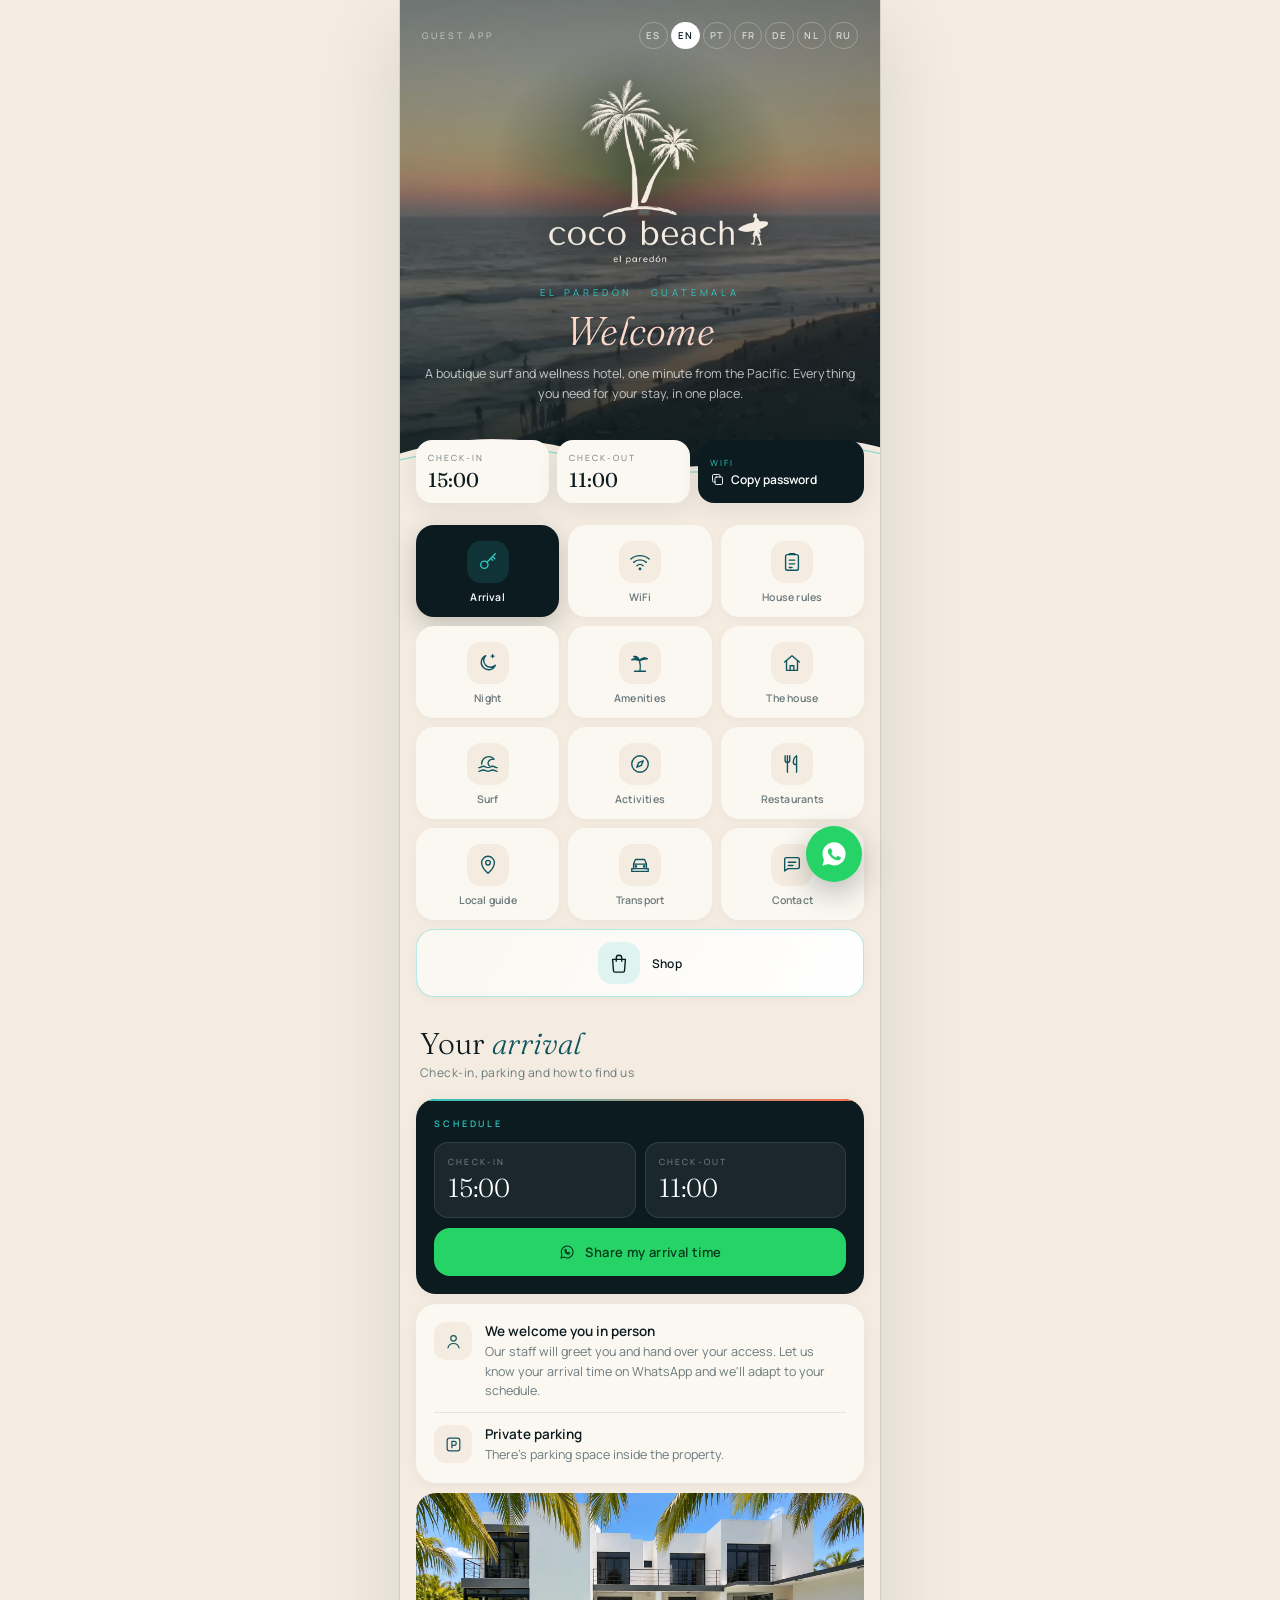
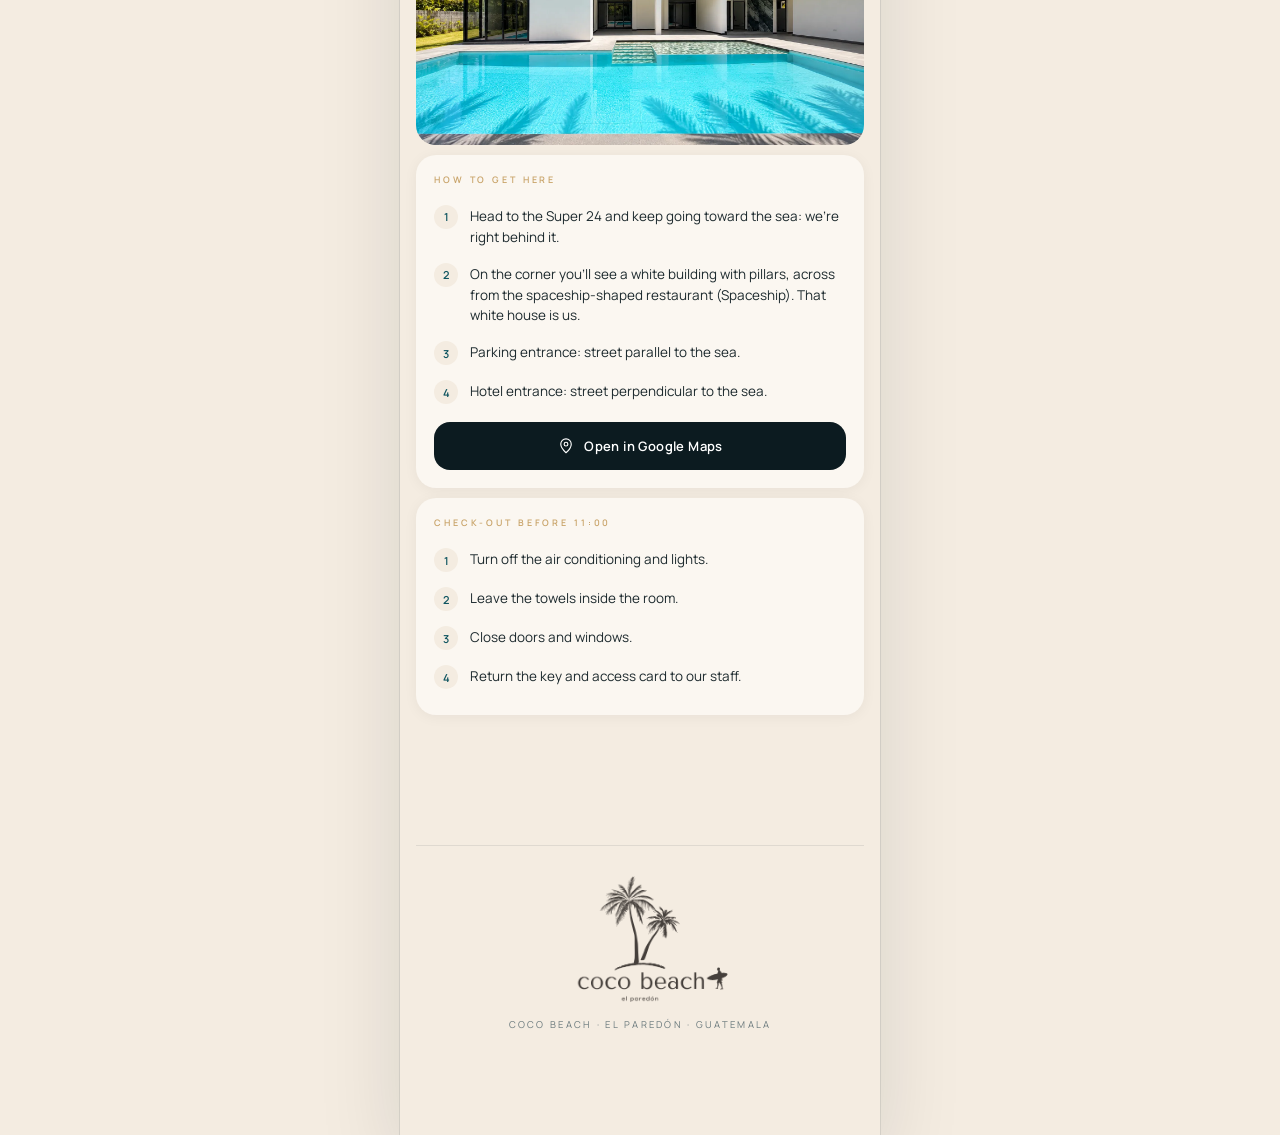
<file: guestapp/index.html>
<!doctype html>
<html lang="es">
<head>
<meta charset="utf-8">
<meta name="viewport" content="width=device-width, initial-scale=1, viewport-fit=cover">
<title>Coco Beach · Guest App</title>
<meta name="description" content="Guía para huéspedes de Coco Beach, hotel boutique surf en El Paredón, Guatemala.">
<meta name="robots" content="noindex">
<meta property="og:type" content="website">
<meta property="og:site_name" content="Coco Beach El Paredón">
<meta property="og:title" content="Coco Beach · Guest App">
<meta property="og:description" content="Tu guía de estancia: llegada, WiFi, normas, surf, restaurantes y transporte en El Paredón.">
<meta property="og:url" content="https://cocobeachelparedon.com/guestapp/">
<meta property="og:image" content="https://cocobeachelparedon.com/img/og-guestapp.jpg">
<meta property="og:image:width" content="1200">
<meta property="og:image:height" content="630">
<meta property="og:image:alt" content="Logo de Coco Beach sobre el atardecer de El Paredón">
<meta name="twitter:card" content="summary_large_image">
<meta name="twitter:image" content="https://cocobeachelparedon.com/img/og-guestapp.jpg">
<meta name="theme-color" content="#0c1b20">
<link rel="apple-touch-icon" href="../img/logo-mark-dark.png">
<link rel="icon" href="data:image/svg+xml,%3Csvg xmlns='http://www.w3.org/2000/svg' viewBox='0 0 64 64'%3E%3Ccircle cx='32' cy='32' r='32' fill='%230c1b20'/%3E%3Cpath d='M31 52c1-9 1-17-1-25' stroke='%23f3ebe0' stroke-width='3' fill='none' stroke-linecap='round'/%3E%3Cpath d='M30 27c-6-6-14-5-18 0 6-2 11-1 18 0zm0 0c5-7 13-8 19-4-7 0-12 1-19 4zm0 0c-2-7-8-11-14-10 6 2 9 5 14 10zm0 0c4-5 10-7 16-5-6 1-10 2-16 5z' fill='%233fd1c4'/%3E%3C/svg%3E">
<link rel="preconnect" href="https://fonts.googleapis.com">
<link rel="preconnect" href="https://fonts.gstatic.com" crossorigin>
<link href="https://fonts.googleapis.com/css2?family=Fraunces:ital,opsz,wght@0,9..144,300;0,9..144,400;1,9..144,300;1,9..144,400&family=Manrope:wght@400;500;600&display=swap" rel="stylesheet">
<style>
*,*::before,*::after{box-sizing:border-box;margin:0;padding:0;-webkit-tap-highlight-color:transparent}
:root{
  --ink:#0c1b20;--ink2:#16303a;--sea:#2fc7c0;--sea-deep:#0f5560;--coral:#ff6f4f;--palm:#2e5a43;
  --sand:#f4ece1;--sand2:#ebe0d1;--paper:#fbf7f1;--text:#1d2a2e;--muted:#6b7a7d;--line:rgba(12,27,32,.09);
  --gold:#c9a46a;--wa:#25d366;
  --serif:"Fraunces",Georgia,serif;--sans:"Manrope",system-ui,-apple-system,sans-serif;
  --ease:cubic-bezier(.22,1,.36,1);
}
html{background:var(--sand)}
body{font-family:var(--sans);color:var(--text);background:var(--sand);max-width:480px;margin:0 auto;min-height:100vh;position:relative;-webkit-font-smoothing:antialiased;overflow-x:hidden}
@media (min-width:520px){body{box-shadow:0 0 0 1px var(--line),0 30px 80px rgba(12,27,32,.12)}}
a{color:inherit;text-decoration:none}
button{font:inherit;color:inherit;background:none;border:0;cursor:pointer}
svg.i{width:22px;height:22px;fill:none;stroke:currentColor;stroke-width:1.5;stroke-linecap:round;stroke-linejoin:round;flex-shrink:0}

/* hero */
.hero{position:relative;padding:22px 22px 70px;color:#fff;background:var(--ink) url("../img/ext-sunset.webp") center 40%/cover no-repeat;overflow:hidden}
.hero::before{content:"";position:absolute;inset:0;background:linear-gradient(180deg,rgba(12,27,32,.55) 0%,rgba(12,27,32,.35) 40%,rgba(12,27,32,.88) 100%)}
.hero>*{position:relative}
.top{display:flex;justify-content:space-between;align-items:center;gap:10px}
.badge{font-size:9px;letter-spacing:.32em;text-transform:uppercase;color:rgba(255,255,255,.6)}
.langs{display:flex;gap:3px;flex-wrap:wrap;justify-content:flex-end}
.lang{min-width:28px;padding:6px 6px;font-size:9.5px;font-weight:600;letter-spacing:.12em;border:1px solid rgba(255,255,255,.25);border-radius:20px;color:rgba(255,255,255,.7);transition:.2s}
.lang.on{background:#fff;border-color:#fff;color:var(--ink)}
.logo-wrap{position:relative;display:flex;justify-content:center;margin:30px 0 22px}
.logo-wrap::before{content:"";position:absolute;left:50%;top:50%;width:300px;height:260px;transform:translate(-50%,-50%);background:radial-gradient(closest-side,rgba(12,27,32,.55),rgba(12,27,32,0));pointer-events:none}
.logo{position:relative;display:block;width:220px;max-width:62vw;height:auto;transform:translateX(8.5%);filter:drop-shadow(0 2px 14px rgba(0,0,0,.35))}
.eyebrow{text-align:center;font-size:9.5px;letter-spacing:.4em;text-transform:uppercase;color:var(--sea);margin-bottom:10px}
.title{text-align:center;font-family:var(--serif);font-weight:300;font-size:40px;line-height:1.08}
.title em{font-style:italic;color:#ffd9c9}
.tagline{text-align:center;margin-top:12px;font-size:12.5px;color:rgba(255,255,255,.72);line-height:1.6}
.wave{position:absolute;left:0;right:0;bottom:-3px;width:100%;height:49px;display:block}

/* quick strip */
.strip{display:grid;grid-template-columns:1fr 1fr 1.25fr;gap:8px;margin:-34px 16px 0;position:relative;z-index:2}
.chip{background:var(--paper);border-radius:16px;padding:12px 12px 11px;box-shadow:0 6px 24px rgba(12,27,32,.08)}
.chip small{display:block;font-size:8.5px;letter-spacing:.24em;text-transform:uppercase;color:var(--muted);margin-bottom:3px}
.chip b{font-family:var(--serif);font-weight:400;font-size:20px;color:var(--ink)}
.chip.wifi{background:var(--ink);color:#fff;text-align:left}
.chip.wifi small{color:var(--sea)}
.chip.wifi b{color:#fff;font-size:12px;line-height:1.25;font-family:var(--sans);font-weight:600;display:flex;align-items:center;gap:6px}
.chip.wifi svg.i{width:15px;height:15px}

/* nav */
.nav{display:grid;grid-template-columns:repeat(3,1fr);gap:9px;padding:22px 16px 8px}
.tile{background:var(--paper);border-radius:18px;padding:15px 6px 12px;display:flex;flex-direction:column;align-items:center;gap:8px;border:1px solid transparent;transition:transform .2s var(--ease),background .2s,box-shadow .2s;box-shadow:0 2px 10px rgba(12,27,32,.04)}
.tile:active{transform:scale(.96)}
.tile .ic{width:42px;height:42px;border-radius:14px;background:var(--sand);display:grid;place-items:center;color:var(--sea-deep);transition:.2s}
.tile span{font-size:10.5px;font-weight:600;letter-spacing:.02em;color:var(--muted);text-align:center;line-height:1.25}
.tile.on{background:var(--ink);box-shadow:0 8px 24px rgba(12,27,32,.22)}
.tile.on .ic{background:rgba(47,199,192,.14);color:var(--sea)}
.tile.on span{color:#fff}

/* sections */
main{padding:14px 16px 120px}
.sec{display:none;animation:up .35s var(--ease)}
.sec.on{display:block}
@keyframes up{from{opacity:0;transform:translateY(10px)}to{opacity:1;transform:none}}
.h{font-family:var(--serif);font-weight:300;font-size:30px;line-height:1.1;color:var(--ink);margin:8px 4px 4px}
.h em{font-style:italic;color:var(--sea-deep)}
.sub{font-size:12px;color:var(--muted);letter-spacing:.04em;margin:0 4px 18px}
.card{background:var(--paper);border-radius:20px;padding:18px;margin-bottom:10px;box-shadow:0 2px 14px rgba(12,27,32,.05)}
.lbl{font-size:9px;font-weight:600;letter-spacing:.32em;text-transform:uppercase;color:var(--gold);margin-bottom:12px}
.p{font-size:13.5px;line-height:1.65;color:var(--text)}
.p+.p{margin-top:8px}
.dark{background:var(--ink);color:#fff;position:relative;overflow:hidden}
.dark::before{content:"";position:absolute;top:0;left:0;right:0;height:2px;background:linear-gradient(90deg,var(--sea),var(--coral))}
.dark .lbl{color:var(--sea)}
.dark .p{color:rgba(255,255,255,.78)}
.boxes{display:grid;grid-template-columns:1fr 1fr;gap:9px}
.box{background:rgba(255,255,255,.06);border:1px solid rgba(255,255,255,.1);border-radius:14px;padding:13px}
.box small{display:block;font-size:8.5px;letter-spacing:.26em;text-transform:uppercase;color:rgba(255,255,255,.45);margin-bottom:4px}
.box b{font-family:var(--serif);font-weight:300;font-size:26px}
.row{display:flex;gap:13px;align-items:flex-start;padding:12px 0;border-bottom:1px solid var(--line)}
.row:last-child{border-bottom:0;padding-bottom:0}
.row:first-child{padding-top:0}
.row .ib{width:38px;height:38px;border-radius:12px;background:var(--sand);display:grid;place-items:center;color:var(--sea-deep);flex-shrink:0}
.row .ib svg.i{width:19px;height:19px}
.row .t{flex:1;min-width:0}
.row .t b{display:block;font-size:13.5px;font-weight:600;color:var(--ink);margin-bottom:2px}
.row .t p{font-size:12.5px;line-height:1.55;color:var(--muted)}
.dark .row{border-color:rgba(255,255,255,.08)}
.dark .row .ib{background:rgba(255,255,255,.07);color:var(--sea)}
.dark .row .t b{color:#fff}
.dark .row .t p{color:rgba(255,255,255,.6)}
ol.steps{list-style:none;counter-reset:s}
ol.steps li{counter-increment:s;display:flex;gap:12px;align-items:flex-start;font-size:13.5px;line-height:1.55;padding:8px 0}
ol.steps li::before{content:counter(s);width:24px;height:24px;border-radius:50%;background:var(--sand);color:var(--sea-deep);font-size:11px;font-weight:600;display:grid;place-items:center;flex-shrink:0;margin-top:-1px}
ul.dots{list-style:none}
ul.dots li{position:relative;padding:8px 0 8px 22px;font-size:13.5px;line-height:1.55;border-bottom:1px solid var(--line)}
ul.dots li:last-child{border-bottom:0}
ul.dots li::before{content:"";position:absolute;left:4px;top:15px;width:7px;height:7px;border-radius:50%;border:1.5px solid var(--sea)}
.btn{display:flex;align-items:center;justify-content:center;gap:9px;width:100%;padding:15px 18px;border-radius:16px;font-size:13px;font-weight:600;letter-spacing:.03em;background:var(--ink);color:#fff;margin-top:10px;transition:transform .15s}
.btn:active{transform:scale(.98)}
.btn.sea{background:var(--sea-deep)}
.btn.wa{background:var(--wa);color:#073b1c}
.btn.light{background:var(--sand);color:var(--ink)}
.btn.coral{background:var(--coral);color:#fff}
.btn svg.i{width:18px;height:18px}
.btns2{display:grid;grid-template-columns:1fr 1fr;gap:8px}
.btns2 .btn{margin-top:8px}
.wifi-box{display:flex;align-items:center;justify-content:space-between;gap:12px;background:rgba(255,255,255,.06);border:1px solid rgba(255,255,255,.1);border-radius:14px;padding:13px 14px;margin-bottom:8px}
.wifi-box small{display:block;font-size:8.5px;letter-spacing:.26em;text-transform:uppercase;color:rgba(255,255,255,.45);margin-bottom:3px}
.wifi-box b{font-size:16px;font-weight:600;word-break:break-all}
.copy{padding:9px 13px;border-radius:12px;background:var(--sea);color:var(--ink);font-size:11px;font-weight:600;white-space:nowrap}
.copy.ok{background:#fff}
.list a{display:flex;align-items:center;gap:13px;padding:12px 0;border-bottom:1px solid var(--line)}
.list a:last-child{border-bottom:0;padding-bottom:0}
.list a:first-child{padding-top:0}
.list .ib{width:38px;height:38px;border-radius:12px;background:var(--sand);display:grid;place-items:center;color:var(--sea-deep);flex-shrink:0}
.list .ib svg.i{width:19px;height:19px}
.list .t{flex:1;min-width:0}
.list .t b{display:block;font-size:14px;font-weight:600;color:var(--ink)}
.list .t small{font-size:11.5px;color:var(--muted)}
.list .go{color:var(--muted)}
.list .go svg.i{width:16px;height:16px}
.tag{display:inline-block;font-size:8.5px;font-weight:600;letter-spacing:.18em;text-transform:uppercase;color:var(--coral);margin-left:6px;vertical-align:2px}
.amen{display:grid;grid-template-columns:1fr 1fr;gap:8px}
.am{background:var(--paper);border-radius:16px;padding:14px;display:flex;gap:10px;align-items:center;font-size:12.5px;font-weight:500;color:var(--ink);box-shadow:0 2px 10px rgba(12,27,32,.04)}
.am svg.i{color:var(--sea-deep);width:19px;height:19px}
.note{display:flex;gap:10px;align-items:flex-start;background:rgba(47,199,192,.1);border-radius:14px;padding:12px 14px;font-size:12.5px;line-height:1.55;color:var(--sea-deep);margin-top:10px}
.note svg.i{width:18px;height:18px;margin-top:1px}
.note.warn{background:rgba(255,111,79,.1);color:#b4472e}
.note[hidden]{display:none}
.photo{border-radius:20px;overflow:hidden;margin-bottom:10px;aspect-ratio:16/9;background:var(--sand2)}
.photo img{width:100%;height:100%;object-fit:cover;display:block}
.host{display:flex;align-items:center;gap:14px;margin-bottom:6px}
.av{width:54px;height:54px;border-radius:50%;background:var(--sand);display:grid;place-items:center;overflow:hidden}
.av img{width:38px;height:auto}
.host b{font-family:var(--serif);font-weight:400;font-size:21px;color:var(--ink);display:block}
.host small{font-size:11.5px;color:var(--muted)}
.dark .host b{color:#fff}
.stars{display:flex;gap:4px;justify-content:center;color:var(--gold);margin:6px 0 10px}
.stars svg.i{width:20px;height:20px;fill:currentColor}
.center{text-align:center}
footer{text-align:center;padding:24px 20px 104px;font-size:9.5px;letter-spacing:.24em;text-transform:uppercase;color:var(--muted);border-top:1px solid var(--line);margin:0 16px}
footer img{width:150px;height:auto;opacity:.85;display:block;margin:6px auto 16px;transform:translateX(8.5%)}
.fab{position:fixed;bottom:max(18px,env(safe-area-inset-bottom));right:max(18px,calc(50vw - 222px));width:56px;height:56px;border-radius:50%;background:var(--wa);color:#fff;display:grid;place-items:center;box-shadow:0 10px 30px rgba(12,27,32,.28);z-index:10}
.fab svg{width:28px;height:28px;fill:#fff}
/* fridge */
.tile.wide{grid-column:1/-1;flex-direction:row;justify-content:center;gap:12px;padding:12px;background:linear-gradient(120deg,var(--paper),#fff);border-color:rgba(47,199,192,.35)}
.tile.wide .ic{background:rgba(47,199,192,.14)}
.tile.wide span{font-size:12px;color:var(--ink)}
.tile.wide.on{background:var(--ink);border-color:var(--ink)}
.tile.wide.on span{color:#fff}
.fcat{font-size:9px;font-weight:600;letter-spacing:.32em;text-transform:uppercase;color:var(--gold);margin:20px 4px 10px}
.fgrid{display:grid;grid-template-columns:1fr 1fr;gap:9px}
.prod{background:var(--paper);border-radius:18px;padding:10px 10px 12px;display:flex;flex-direction:column;box-shadow:0 2px 10px rgba(12,27,32,.04);border:1.5px solid transparent;transition:border-color .2s}
.prod.sel{border-color:var(--sea)}
.prod.off{opacity:.5}
.pimg{aspect-ratio:1/1;border-radius:13px;background:#fff;display:grid;place-items:center;overflow:hidden;margin-bottom:9px;color:var(--sea-deep)}
.pimg img{width:100%;height:100%;object-fit:contain;display:block}
.pimg svg.i{width:34px;height:34px;opacity:.55}
.prod b{font-size:12.5px;font-weight:600;color:var(--ink);line-height:1.3}
.prod small{font-size:10.5px;color:var(--muted);margin-top:2px}
.pfoot{display:flex;align-items:center;justify-content:space-between;gap:6px;margin-top:auto;padding-top:9px}
.price{font-family:var(--serif);font-size:18px;color:var(--ink)}
.price.ask{font-family:var(--sans);font-size:10px;color:var(--muted)}
.left{font-size:9.5px;font-weight:600;letter-spacing:.06em;color:var(--sea-deep);margin-top:4px}
.left.out{color:var(--coral)}
.step{display:flex;align-items:center;gap:2px;background:var(--sand);border-radius:20px;padding:2px}
.step button{width:28px;height:28px;border-radius:50%;display:grid;place-items:center;color:var(--ink)}
.step button.add{background:var(--ink);color:#fff}
.step button:disabled{opacity:.3}
.step svg.i{width:15px;height:15px;stroke-width:2}
.step em{font-style:normal;font-size:12.5px;font-weight:600;min-width:16px;text-align:center}
.olines{margin:4px 0 12px}
.oline{display:flex;justify-content:space-between;gap:10px;font-size:13px;padding:7px 0;border-bottom:1px solid rgba(255,255,255,.08);color:rgba(255,255,255,.85)}
.ototal{display:flex;justify-content:space-between;align-items:baseline;padding-top:10px}
.ototal b{font-family:var(--serif);font-weight:300;font-size:28px;color:#fff}
.ototal span{font-size:9px;letter-spacing:.26em;text-transform:uppercase;color:rgba(255,255,255,.5)}
.ofields{display:grid;grid-template-columns:.9fr 1.4fr;gap:8px;margin-top:14px}
.ofields label{display:block;font-size:8.5px;letter-spacing:.24em;text-transform:uppercase;color:rgba(255,255,255,.5);margin-bottom:5px}
.ofields select,.ofields input{width:100%;font:inherit;font-size:14px;color:#fff;background:rgba(255,255,255,.07);border:1px solid rgba(255,255,255,.14);border-radius:12px;padding:11px 12px;outline:none;-webkit-appearance:none;appearance:none}
.ofields select:focus,.ofields input:focus{border-color:var(--sea)}
.ofields select option{color:var(--ink)}
.dark .note{background:rgba(47,199,192,.12);color:var(--sea)}
.dark .note.warn{background:rgba(255,111,79,.14);color:#ffb4a3}
.cartbar{position:fixed;left:50%;transform:translateX(-50%);bottom:max(16px,env(safe-area-inset-bottom));width:calc(100% - 32px);max-width:448px;display:flex;align-items:center;justify-content:space-between;gap:12px;padding:14px 18px;border-radius:18px;background:var(--ink);color:#fff;box-shadow:0 14px 36px rgba(12,27,32,.35);z-index:11;font-size:13px;font-weight:600}
.cartbar .cnt{display:flex;align-items:center;gap:10px;text-align:left}
.cartbar .cnt svg.i{width:20px;height:20px;color:var(--sea)}
.cartbar small{display:block;font-size:10.5px;font-weight:500;color:rgba(255,255,255,.6)}
.cartbar .go{display:flex;align-items:center;gap:6px;color:var(--sea)}
.cartbar svg.i{width:16px;height:16px}
body.has-cart .fab{display:none}
@media (max-width:360px){.title{font-size:31px}.chip b{font-size:17px}.tile span{font-size:9.5px}}
@media (prefers-reduced-motion:reduce){.sec{animation:none}}
</style>
</head>
<body>

<header class="hero">
  <div class="top">
    <span class="badge">Guest App</span>
    <div class="langs" id="langs"></div>
  </div>
  <div class="logo-wrap"><img class="logo" src="../img/logo-full-light.png" alt="Coco Beach El Paredón" width="342" height="287"></div>
  <p class="eyebrow" data-t="hero.eyebrow"></p>
  <h1 class="title"><em data-t="hero.pre"></em></h1>
  <p class="tagline" data-t="hero.tag"></p>
  <svg class="wave" viewBox="0 0 480 46" preserveAspectRatio="none" aria-hidden="true"><path d="M0 24 C60 6 120 6 180 22 S300 42 360 26 S440 8 480 18 V46 H0Z" fill="#f4ece1"/><path d="M0 30 C70 14 130 16 190 30 S310 46 370 32 S445 16 480 24" fill="none" stroke="rgba(47,199,192,.5)" stroke-width="1.2"/></svg>
</header>

<div class="strip">
  <div class="chip"><small data-t="strip.in"></small><b>15:00</b></div>
  <div class="chip"><small data-t="strip.out"></small><b>11:00</b></div>
  <button class="chip wifi" id="wifiChip" type="button"><small>WiFi</small><b><svg class="i"><use href="#i-copy"/></svg><span data-t="strip.wifi"></span></b></button>
</div>

<nav class="nav" id="nav"></nav>
<main id="main"></main>

<footer>
  <img src="../img/logo-full-dark.png" alt="Coco Beach El Paredón" width="342" height="287">
  Coco Beach · El Paredón · Guatemala
</footer>

<a class="fab" href="https://wa.me/50239995950" target="_blank" rel="noopener" aria-label="WhatsApp"><svg viewBox="0 0 24 24"><path d="M12.04 2C6.58 2 2.13 6.45 2.13 11.91c0 1.75.46 3.45 1.32 4.95L2.05 22l5.25-1.38a9.9 9.9 0 0 0 4.74 1.21h.01c5.46 0 9.91-4.45 9.91-9.91 0-2.65-1.03-5.14-2.9-7.01A9.82 9.82 0 0 0 12.04 2Zm5.8 14.06c-.24.68-1.42 1.3-1.95 1.35-.5.05-.97.23-3.27-.68-2.77-1.09-4.52-3.92-4.66-4.1-.13-.18-1.11-1.48-1.11-2.82 0-1.34.7-2 .95-2.27.25-.27.54-.34.72-.34l.52.01c.17 0 .39-.06.6.46.23.55.77 1.89.84 2.03.07.14.11.3.02.48-.09.18-.14.3-.27.45-.14.16-.29.36-.41.48-.14.14-.28.29-.12.56.16.27.7 1.16 1.51 1.88 1.04.93 1.91 1.21 2.18 1.35.27.14.43.11.59-.07.16-.18.68-.79.86-1.07.18-.27.36-.23.61-.14.25.09 1.59.75 1.86.89.27.14.45.2.52.32.07.11.07.66-.17 1.34Z"/></svg></a>

<svg width="0" height="0" style="position:absolute" aria-hidden="true">
  <symbol id="i-key" viewBox="0 0 24 24"><circle cx="8" cy="15" r="4"/><path d="M10.8 12.2 20 3M17 6l2.5 2.5M15 8l2 2"/></symbol>
  <symbol id="i-wifi" viewBox="0 0 24 24"><path d="M2 8.8a15 15 0 0 1 20 0M5 12.4a10.5 10.5 0 0 1 14 0M8.5 16a5.5 5.5 0 0 1 7 0"/><circle cx="12" cy="19.5" r=".8" fill="currentColor"/></symbol>
  <symbol id="i-rules" viewBox="0 0 24 24"><rect x="5" y="4" width="14" height="17" rx="2"/><path d="M9 4V3h6v1M9 10h6M9 14h6M9 18h3"/></symbol>
  <symbol id="i-moon" viewBox="0 0 24 24"><path d="M20 14.5A8 8 0 1 1 9.5 4a6.5 6.5 0 0 0 10.5 10.5Z"/><path d="M17 3v3M15.5 4.5h3"/></symbol>
  <symbol id="i-palm" viewBox="0 0 24 24"><path d="M12 21c.6-4 .6-8-.6-11.5"/><path d="M11.4 9.5C9 6.8 5.5 6.6 3 8.6c3-.6 5.5-.3 8.4.9ZM11.4 9.5c2-3 5.6-3.8 8.6-2.2-3.2 0-5.8.6-8.6 2.2ZM11.4 9.5c-.8-3-3.4-5-6.2-4.6 2.6.9 4.4 2.4 6.2 4.6ZM11.4 9.5c1.8-2.4 4.4-3.4 7-2.8"/><path d="M6 21h12"/></symbol>
  <symbol id="i-home" viewBox="0 0 24 24"><path d="M4 11 12 4l8 7"/><path d="M6 9.5V20h12V9.5"/><path d="M10 20v-5h4v5"/></symbol>
  <symbol id="i-wave" viewBox="0 0 24 24"><path d="M2 16c2 0 2.5-1.5 5-1.5S9.5 16 12 16s2.5-1.5 5-1.5 3 1.5 5 1.5"/><path d="M2 20c2 0 2.5-1.5 5-1.5S9.5 20 12 20s2.5-1.5 5-1.5 3 1.5 5 1.5"/><path d="M5 12c0-4.5 3.5-8 8-8 2.5 0 4.5 1.2 5.5 3-2.5-.8-5.5.3-6.3 3.2-.4 1.4.2 2.8 1.3 3.8"/></symbol>
  <symbol id="i-compass" viewBox="0 0 24 24"><circle cx="12" cy="12" r="9"/><path d="m15.5 8.5-2 5-5 2 2-5 5-2Z"/></symbol>
  <symbol id="i-food" viewBox="0 0 24 24"><path d="M7 3v8M4.5 3v5a2.5 2.5 0 0 0 5 0V3M7 11v10"/><path d="M17 21V3c-2.2 1.2-3.5 3.6-3.5 7 0 1.6.8 2.5 2 2.5H17"/></symbol>
  <symbol id="i-pin" viewBox="0 0 24 24"><path d="M12 21s-7-6.2-7-11.5A7 7 0 0 1 19 9.5C19 14.8 12 21 12 21Z"/><circle cx="12" cy="9.5" r="2.5"/></symbol>
  <symbol id="i-car" viewBox="0 0 24 24"><path d="M5 16V11l2-5h10l2 5v5"/><path d="M3 16h18v3H3zM5 11h14"/><circle cx="7.5" cy="13.5" r=".7" fill="currentColor"/><circle cx="16.5" cy="13.5" r=".7" fill="currentColor"/></symbol>
  <symbol id="i-chat" viewBox="0 0 24 24"><path d="M4 18.5V6a2 2 0 0 1 2-2h12a2 2 0 0 1 2 2v8a2 2 0 0 1-2 2H7.5L4 18.5Z"/><path d="M8 9h8M8 12.5h5"/></symbol>
  <symbol id="i-clock" viewBox="0 0 24 24"><circle cx="12" cy="12" r="9"/><path d="M12 7v5l3 2"/></symbol>
  <symbol id="i-user" viewBox="0 0 24 24"><circle cx="12" cy="8" r="3.5"/><path d="M5 20c.8-3.6 3.6-5.5 7-5.5s6.2 1.9 7 5.5"/></symbol>
  <symbol id="i-parking" viewBox="0 0 24 24"><rect x="4" y="4" width="16" height="16" rx="3"/><path d="M10 16V8h3a2.5 2.5 0 0 1 0 5h-3"/></symbol>
  <symbol id="i-nfc" viewBox="0 0 24 24"><rect x="3" y="6" width="18" height="12" rx="2"/><path d="M13 10a3 3 0 0 1 0 4M15.5 8.5a5.5 5.5 0 0 1 0 7"/><path d="M6 14h3"/></symbol>
  <symbol id="i-cam" viewBox="0 0 24 24"><path d="M4 8h11l3 3-3 3H4z"/><path d="M8 14v3M5 17h6"/><circle cx="12.5" cy="11" r=".7" fill="currentColor"/></symbol>
  <symbol id="i-shh" viewBox="0 0 24 24"><path d="M4 9v6h4l5 4V5L8 9H4Z"/><path d="m17 9.5 4 5M21 9.5l-4 5"/></symbol>
  <symbol id="i-pool" viewBox="0 0 24 24"><path d="M2 18c2 0 2.5-1.3 5-1.3s3 1.3 5 1.3 3-1.3 5-1.3 3 1.3 5 1.3"/><path d="M8 15V5a2 2 0 0 1 4 0M16 15V5a2 2 0 0 0-4 0M8 9h8M8 12.5h8"/></symbol>
  <symbol id="i-billiard" viewBox="0 0 24 24"><circle cx="12" cy="12" r="8"/><circle cx="12" cy="12" r="3"/></symbol>
  <symbol id="i-sofa" viewBox="0 0 24 24"><path d="M5 11V8a2 2 0 0 1 2-2h10a2 2 0 0 1 2 2v3"/><path d="M3 13a2 2 0 0 1 4 0v1h10v-1a2 2 0 0 1 4 0v5H3v-5ZM5 18v2M19 18v2"/></symbol>
  <symbol id="i-glass" viewBox="0 0 24 24"><path d="M6 4h12l-6 8-6-8ZM12 12v8M8 20h8"/></symbol>
  <symbol id="i-hammock" viewBox="0 0 24 24"><path d="M3 5v15M21 5v15M3 8c3 6 15 6 18 0"/></symbol>
  <symbol id="i-chair" viewBox="0 0 24 24"><path d="M5 20l3-9h8l2 9M6.5 15h11M8 11 6 4"/></symbol>
  <symbol id="i-shower" viewBox="0 0 24 24"><path d="M5 21V6a3 3 0 0 1 6 0"/><path d="M8 8h6a3 3 0 0 0-6 0ZM9.5 12v1M12.5 12v1M11 15v1M14 15v1M15.5 12v1"/></symbol>
  <symbol id="i-drop" viewBox="0 0 24 24"><path d="M12 3s6 6.5 6 11a6 6 0 0 1-12 0c0-4.5 6-11 6-11Z"/></symbol>
  <symbol id="i-laundry" viewBox="0 0 24 24"><rect x="4" y="3" width="16" height="18" rx="2"/><circle cx="12" cy="13" r="4.5"/><path d="M8 6.5h1.5"/></symbol>
  <symbol id="i-snow" viewBox="0 0 24 24"><path d="M12 3v18M4.2 7.5l15.6 9M4.2 16.5l15.6-9M9.5 4.5 12 6l2.5-1.5M9.5 19.5 12 18l2.5 1.5"/></symbol>
  <symbol id="i-towel" viewBox="0 0 24 24"><path d="M6 4h10a2 2 0 0 1 2 2v14H8a2 2 0 0 1-2-2V4Z"/><path d="M6 4a2 2 0 0 0-2 2v3h2M10 15h6"/></symbol>
  <symbol id="i-bulb" viewBox="0 0 24 24"><path d="M9 18h6M10 21h4M8.5 14.5a6 6 0 1 1 7 0c-.8.6-1.5 1.5-1.5 2.5h-4c0-1-.7-1.9-1.5-2.5Z"/></symbol>
  <symbol id="i-sun" viewBox="0 0 24 24"><circle cx="12" cy="12" r="4"/><path d="M12 2v2M12 20v2M4.9 4.9l1.4 1.4M17.7 17.7l1.4 1.4M2 12h2M20 12h2M4.9 19.1l1.4-1.4M17.7 6.3l1.4-1.4"/></symbol>
  <symbol id="i-flag" viewBox="0 0 24 24"><path d="M5 21V4M5 4h12l-2 4 2 4H5"/></symbol>
  <symbol id="i-turtle" viewBox="0 0 24 24"><ellipse cx="11" cy="13" rx="6.5" ry="4.5"/><path d="M17.5 12.5h2a1.5 1.5 0 0 0 0-3c-1 0-1.7.8-2 1.5M6 16.5l-1.5 2M15 16.5l1.5 2M7 9.5 5.5 7.5M14.5 9l1-1.8M8 13h6M11 8.5v9"/></symbol>
  <symbol id="i-whale" viewBox="0 0 24 24"><path d="M3 13c0 3.5 3 6 8 6 4.5 0 8-2.5 8-7 0-1 .5-2 2-3-2 0-3 .5-3.5 1.5-.5-3-3-5-6.5-5S4 7.5 3 13Z"/><path d="M8 6c-.5-1.5-.5-2.5 0-3.5M8 6c1-1 2-1.5 3-1.5"/></symbol>
  <symbol id="i-fish" viewBox="0 0 24 24"><path d="M3 12c3-4 8-5.5 12-3.5l4-3v13l-4-3C11 17.5 6 16 3 12Z"/><circle cx="7.5" cy="11.5" r=".7" fill="currentColor"/></symbol>
  <symbol id="i-kayak" viewBox="0 0 24 24"><path d="M3 16c5 2.5 13 2.5 18 0-5-2.5-13-2.5-18 0Z"/><path d="m6 6 12 14M5 5l2 1-1 1-1-2ZM19 21l-2-1 1-1 1 2Z"/></symbol>
  <symbol id="i-horse" viewBox="0 0 24 24"><path d="M8 21v-5c-2-1-3-3-3-5 0-4 3-7 7-7l1-1 1 2c2 1 4 3 4 6l1 3h-3l-1-2-2 1v8"/><circle cx="14.5" cy="7.5" r=".6" fill="currentColor"/></symbol>
  <symbol id="i-mountain" viewBox="0 0 24 24"><path d="M2 20 9 7l4 6 2-3 7 10H2Z"/><path d="M8 4.5c.6-.8 1.4-.8 2 0M13 3c.6-.8 1.4-.8 2 0"/></symbol>
  <symbol id="i-tree" viewBox="0 0 24 24"><path d="M12 21v-6M7 15h10l-3-4h2l-4-7-4 7h2l-3 4Z"/></symbol>
  <symbol id="i-cash" viewBox="0 0 24 24"><rect x="3" y="6" width="18" height="12" rx="2"/><circle cx="12" cy="12" r="2.5"/><path d="M6 9.5v5M18 9.5v5"/></symbol>
  <symbol id="i-card" viewBox="0 0 24 24"><rect x="3" y="5" width="18" height="14" rx="2"/><path d="M3 10h18M7 15h3"/></symbol>
  <symbol id="i-pill" viewBox="0 0 24 24"><rect x="3" y="8.5" width="18" height="7" rx="3.5" transform="rotate(-45 12 12)"/><path d="m9.5 9.5 5 5"/></symbol>
  <symbol id="i-cart" viewBox="0 0 24 24"><path d="M3 4h2l2.4 11h10.6l2-8H6.3"/><circle cx="9" cy="19.5" r="1.3"/><circle cx="17" cy="19.5" r="1.3"/></symbol>
  <symbol id="i-phone" viewBox="0 0 24 24"><path d="M5 4h4l2 5-2.5 1.5a11 11 0 0 0 5 5L15 13l5 2v4a1 1 0 0 1-1 1C11 20 4 13 4 5a1 1 0 0 1 1-1Z"/></symbol>
  <symbol id="i-shield" viewBox="0 0 24 24"><path d="M12 3 5 6v5.5c0 4.5 3 8 7 9.5 4-1.5 7-5 7-9.5V6l-7-3Z"/></symbol>
  <symbol id="i-plus" viewBox="0 0 24 24"><rect x="3" y="3" width="18" height="18" rx="4"/><path d="M12 8v8M8 12h8"/></symbol>
  <symbol id="i-amb" viewBox="0 0 24 24"><path d="M3 17V8h11v9M14 11h4l3 3v3h-7"/><circle cx="7" cy="17.5" r="1.8"/><circle cx="17" cy="17.5" r="1.8"/><path d="M8.5 10v4M6.5 12h4"/></symbol>
  <symbol id="i-info" viewBox="0 0 24 24"><circle cx="12" cy="12" r="9"/><path d="M12 11v5M12 7.8v.2"/></symbol>
  <symbol id="i-ig" viewBox="0 0 24 24"><rect x="3.5" y="3.5" width="17" height="17" rx="5"/><circle cx="12" cy="12" r="4"/><circle cx="17" cy="7" r=".8" fill="currentColor"/></symbol>
  <symbol id="i-ext" viewBox="0 0 24 24"><path d="M14 4h6v6M20 4l-9 9M18 14v5a1 1 0 0 1-1 1H5a1 1 0 0 1-1-1V7a1 1 0 0 1 1-1h5"/></symbol>
  <symbol id="i-arrow" viewBox="0 0 24 24"><path d="m9 6 6 6-6 6"/></symbol>
  <symbol id="i-copy" viewBox="0 0 24 24"><rect x="8" y="8" width="12" height="12" rx="2"/><path d="M16 8V6a2 2 0 0 0-2-2H6a2 2 0 0 0-2 2v8a2 2 0 0 0 2 2h2"/></symbol>
  <symbol id="i-star" viewBox="0 0 24 24"><path d="m12 3 2.7 5.6 6.1.9-4.4 4.3 1 6.1L12 17l-5.4 2.9 1-6.1-4.4-4.3 6.1-.9L12 3Z"/></symbol>
  <symbol id="i-warn" viewBox="0 0 24 24"><path d="M12 4 2.5 20h19L12 4Z"/><path d="M12 10v4.5M12 17.2v.2"/></symbol>
  <symbol id="i-bag" viewBox="0 0 24 24"><path d="M5 8h14l-1 12.5a1.5 1.5 0 0 1-1.5 1.5h-9A1.5 1.5 0 0 1 6 20.5L5 8Z"/><path d="M9 10V6.5a3 3 0 0 1 6 0V10"/></symbol>
  <symbol id="i-fridge" viewBox="0 0 24 24"><rect x="5.5" y="2.5" width="13" height="19" rx="2.5"/><path d="M5.5 9.5h13M8.5 5.5v2M8.5 12.5v3.5"/></symbol>
  <symbol id="i-bottle" viewBox="0 0 24 24"><path d="M10 2.5h4M10.5 2.5v3.2c0 .8-.4 1.4-1 2-1.2 1-2 2.3-2 3.8V20a1.5 1.5 0 0 0 1.5 1.5h6a1.5 1.5 0 0 0 1.5-1.5v-8.5c0-1.5-.8-2.8-2-3.8-.6-.6-1-1.2-1-2V2.5"/><path d="M7.5 13h9"/></symbol>
  <symbol id="i-minus" viewBox="0 0 24 24"><path d="M6 12h12"/></symbol>
  <symbol id="i-add" viewBox="0 0 24 24"><path d="M12 6v12M6 12h12"/></symbol>
  <symbol id="i-wa" viewBox="0 0 24 24"><path d="M4 20l1.3-4A8 8 0 1 1 8 18.8L4 20Z"/><path d="M9 9.5c0 3 2.5 5.5 5.5 5.5l1-1.5-2-1-1 .8a4 4 0 0 1-2-2l.8-1-1-2L9 9.5Z"/></symbol>
</svg>

<script>
const WIFI = { ssid: "Cocobeach 2.0", pass: "Cocobeach2026@" };
const WA = "50239995950";
const MAP = "https://maps.app.goo.gl/5KLCpb5JXReoBkAU7";
const IG = "https://instagram.com/cocobeachgt";
const INFO = "https://infoelparedon.com";
/* Cambia estos enlaces por los de tus anuncios cuando los tengas */
const REVIEW = {
  google: "https://maps.app.goo.gl/5KLCpb5JXReoBkAU7",
  airbnb: "https://www.airbnb.com/",
  booking: "https://www.booking.com/"
};
const FOOD = [
  { n: "Máncora", tag: "peru", url: "https://maps.app.goo.gl/Dyga2ypsZCZygH598" },
  { n: "Bora", tag: "port", url: "https://maps.app.goo.gl/jbpe6ocDUdAs9oPR" },
  { n: "Ema Cocina", tag: "kitchen", url: "https://maps.app.goo.gl/5BhMEcLCX9Jyc37C9" },
  { n: "El Cevichito", tag: "ceviche", url: "https://maps.app.goo.gl/1pVHfjgBmfSjxJ4i8" },
  { n: "Delicias del Mar", tag: "seafood", url: "https://maps.app.goo.gl/5RZMDyt8bCAouKF76" },
  { n: "Pez Paredón", tag: "seafood", url: "https://maps.app.goo.gl/KUEMswHto991oCY98" },
  { n: "Yoli's", tag: "local", url: "https://maps.app.goo.gl/ekPn13KEhigTVfg16" },
  { n: "Spaceship Bar", tag: "bar", url: "https://maps.app.goo.gl/ggw1zWGUJ2DZb2RD7" },
  { n: "Cafecito del Mar", tag: "cafe", url: "https://maps.app.goo.gl/HEwZB7CQZgKDc8Nt8" },
  { n: "Fruiti", tag: "fav", url: "https://maps.app.goo.gl/Z8Q5tk8oTwgaG7n6A" },
  { n: "Playa 14", tag: "fav", url: "https://maps.app.goo.gl/7pPa7p9RdQgo1ugw8" },
  { n: "Olivia's Pizza", tag: "pizza", url: "https://www.google.com/maps/search/?api=1&query=Olivia%27s+Pizza+El+Paredon+Guatemala" }
];
const SOS = [
  { k: "police", ic: "shield", tel: "+50230247599", show: "+502 3024 7599" },
  { k: "amb", ic: "amb", tel: "+50248941332", show: "+502 4894 1332" },
  { k: "doctor", ic: "plus", tel: "+50253561578", show: "+502 5356 1578" },
  { k: "tourist", ic: "info", tel: "+50251881819", show: "+502 5188 1819" }
];
const NAV = [
  ["arrive","key"],["wifi","wifi"],["rules","rules"],["night","moon"],["amen","palm"],["house","home"],
  ["surf","wave"],["act","compass"],["food","food"],["local","pin"],["ride","car"],["contact","chat"],["fridge","bag"]
];
/* Nevera: los precios y cantidades se leen del Google Sheets.
   Si no se puede leer (sin conexión o sin compartir), se usa esta lista. */
const SHEET = "1CBlbgbLLIA2IPIZArgfD-qbFzkTQLXWmLzwrrXT_u2o";
/* URL /exec del Apps Script de la hoja: resta el stock y apunta el pedido. Vacío = desactivado. */
const STOCK_URL = "https://script.google.com/macros/s/AKfycbxxtJpdQFTAyFBBZr_mr2ChP28i7txfEZDD-Rx4upg-HzLx2vxTzD0MWnVDwx1egAD9/exec";
const ROOMS = ["1","2","3","4","5","6"];
const FRIDGE_DEFAULT = [
  ["coca-cola","Refrescos","Coca-Cola","450 ml",15],["coca-cola-zero","Refrescos","Coca-Cola Zero","355 ml",15],
  ["canada-dry-ginger-ale","Refrescos","Canada Dry Ginger Ale","350 ml · lata",15],["canada-dry-tonica","Refrescos","Canada Dry Agua Tónica","350 ml · lata",15],
  ["lipton","Té","Lipton Durazno","500 ml",20],["lipton-limon","Té","Lipton Limón","500 ml",20],
  ["gatorade-limon","Isotónicos","Gatorade Limón","600 ml",25],["gatorade-uva","Isotónicos","Gatorade Uva","600 ml",25],
  ["gatorade-fruit-punch","Isotónicos","Gatorade Fruit Punch","600 ml",25],["gatorade-naranja","Isotónicos","Gatorade Naranja","600 ml",25],
  ["hidravida-lima-limon","Isotónicos","Hidravida Lima Limón","625 ml",30],["hidravida-fresa-kiwi","Isotónicos","Hidravida Fresa Kiwi","625 ml",30],
  ["hidravida-maracuya","Isotónicos","Hidravida Maracuyá","625 ml",30],["hidravida-fresa","Isotónicos","Hidravida Fresa","625 ml",30],
  ["v8-orange-carrot","Jugos","V8 Splash Orange Carrot","473 ml",25],["v8-berry-blend","Jugos","V8 Splash Berry Blend","473 ml",25],
  ["v8-strawberry-kiwi","Jugos","V8 Splash Strawberry Kiwi","473 ml",25],
  ["salutaris","Agua","Salutaris Agua Mineral","600 ml",15],["salvavidas","Agua","Agua Pura Salvavidas","600 ml",15],["shangri-la","Agua","Shangri-La Agua Mineral","354 ml · lata",15],
  ["coco","Coco","Coco natural","1 unidad",15],["sauvignon-blanc","Vino","Sauvignon Blanc","187.5 ml",45],
  ["heineken-00","Cerveza","Heineken 0.0 (sin alcohol)","330 ml",30],["corona","Cerveza","Corona","355 ml",30],
  ["gallo","Cerveza","Gallo","350 ml",25],["dorada-draft","Cerveza","Dorada Draft","350 ml",25],
  ["acetaminofen","Botiquín","Acetaminofén Therfam 500 mg","1 tableta",3],["panadol-extra-fuerte","Botiquín","Panadol Extra Fuerte 500 mg","1 tableta",5],
  ["sal-andrews","Botiquín","Sal Andrews","1 sobre · 5 g",5],["pepto-bismol","Botiquín","Pepto-Bismol","115 ml",75]
].map(([id, cat, n, size, price]) => ({ id, cat, n, size, price: price ?? null, qty: null }));
const CAT_KEYS = { botiquin:"pharm", farmacia:"pharm", medicamentos:"pharm", refrescos:"soda", refresco:"soda", te:"tea", "te frio":"tea", isotonicos:"sport", isotonico:"sport", jugos:"juice", jugo:"juice", agua:"water", aguas:"water", coco:"coco", cocos:"coco", vino:"wine", vinos:"wine", cerveza:"beer", cervezas:"beer" };
let fridge = FRIDGE_DEFAULT, cart = {}, order = { room: "", name: "" };
const LANGS = ["es","en","pt","fr","de","nl","ru"];

const T = {
es:{
  hero:{eyebrow:"El Paredón · Guatemala",pre:"Bienvenidos",tag:"Hotel boutique de surf y bienestar, a un minuto del Pacífico. Todo lo que necesitas para tu estancia, en un solo lugar."},
  strip:{in:"Check-in",out:"Check-out",wifi:"Copiar clave"},
  nav:{arrive:"Llegada",wifi:"WiFi",rules:"Normas",night:"Noche",amen:"Amenidades",house:"La casa",surf:"Surf",act:"Actividades",food:"Restaurantes",local:"Guía local",ride:"Transporte",contact:"Contacto",fridge:"Tiendita"},
  arrive:{h:"Tu <em>llegada</em>",sub:"Check-in, parking y cómo encontrarnos",box:"Horario",ci:"Check-in",co:"Check-out",
    recep:"Te recibimos en persona",recepD:"Nuestro personal te da la bienvenida y te entrega el acceso. Avísanos por WhatsApp a qué hora llegas y nos adaptamos a tu horario.",
    park:"Parking privado",parkD:"Hay espacio para aparcar dentro de la propiedad.",
    how:"Cómo llegar",howL:["Ve hasta el Super 24 y sigue en dirección al mar: estamos justo detrás.","En la esquina verás un edificio blanco con pilares, frente al restaurante con forma de nave espacial (Spaceship). Esa casa blanca somos nosotros.","Entrada al parking: calle paralela al mar.","Entrada al hotel: calle perpendicular al mar."],
    map:"Abrir en Google Maps",waArr:"Avisar mi hora de llegada",waMsg:"Hola, soy huésped de Coco Beach. Llego el día ___ aproximadamente a las ___.",
    out:"Check-out antes de las 11:00",outL:["Apaga el aire acondicionado y las luces.","Deja las toallas dentro de la habitación.","Cierra puertas y ventanas.","Entrega la llave y la tarjeta de acceso a nuestro personal."]},
  wifi:{h:"<em>WiFi</em>",sub:"Conexión en toda la propiedad",net:"Red",pass:"Contraseña",copy:"Copiar",ok:"Copiado",steps:["Abre los ajustes WiFi de tu móvil.","Elige la red «Cocobeach 2.0».","Pega la contraseña y conéctate."]},
  rules:{h:"Normas de la <em>casa</em>",sub:"Para que todos disfruten de la calma",
    L:["Solo adultos: mayores de 18 años, no se admiten niños.","No se admiten mascotas.","No se permiten visitas no registradas.","Somos un hotel boutique wellness: prohibido fumar en interiores, solo en áreas al aire libre.","No comer dentro de las habitaciones.","No se permite comida ni vidrio en la piscina.","Dúchate antes de entrar a la piscina.","No se permiten armas en la propiedad.","No se permiten fiestas ni eventos.","Cualquier objeto roto, y las llaves o tarjetas perdidas, se cobrarán."],
    thanks:"Gracias por ayudarnos a cuidar este rincón de El Paredón."},
  night:{h:"Por la <em>noche</em>",sub:"Horarios, acceso y descanso",
    hours:"Áreas comunes de 9:00 a 21:00",hoursD:"Piscina, billar, sala de estar y zonas comunes están abiertas de 9 de la mañana a 9 de la noche.",
    nfc:"Acceso con tarjeta NFC",nfcD:"Puedes entrar a la propiedad a cualquier hora con tu tarjeta. Llévala siempre contigo.",
    quiet:"Silencio para el descanso",quietD:"Al volver de noche, hazlo en silencio: otros huéspedes descansan. Volumen moderado a partir de las 22:00.",
    cam:"Seguridad 24 h",camD:"Hay cámaras solo en zonas comunes exteriores. Nunca dentro de habitaciones ni baños: tu privacidad está garantizada."},
  amen:{h:"<em>Amenidades</em>",sub:"Todo incluido en tu estancia",note:"Piscina, billar y zonas comunes: de 9:00 a 21:00.",
    L:{pool:"Piscina",billiard:"Mesa de billar",sofa:"Sala de estar",hammock:"Hamacas",chair:"Sillas de playa",shower:"Ducha exterior",drop:"Agua potable",laundry:"Lavandería",snow:"Aire acondicionado",wifi:"WiFi",parking:"Parking privado"}},
  house:{h:"Cómo usar <em>la casa</em>",sub:"Pequeños detalles que marcan la diferencia",
    L:[["snow","Aire acondicionado","Cada habitación tiene su AC con mando. Mantén puertas y ventanas cerradas para que enfríe antes. Apágalo al salir."],["bulb","Luces","Por favor, deja las luces apagadas cuando salgas de la habitación."],["drop","Agua potable","En cada planta hay agua potable para servirte cuando quieras."],["towel","Toallas","Las toallas de la habitación no pueden salir de la propiedad. Para la playa, pide toallas de playa (según disponibilidad)."],["shower","Ducha exterior","Quítate la arena antes de entrar a la piscina o a la habitación."],["billiard","Mesa de billar","No pongas nada sobre la mesa si no es para jugar."],["laundry","Lavandería","Escríbenos por WhatsApp si necesitas lavar ropa."]]},
  surf:{h:"Hora de <em>surf</em>",sub:"Olas del Pacífico a un minuto",
    intro:"No damos clases de surf directamente, pero El Paredón tiene escuelas y alquiler de tablas a pocos pasos. En infoelparedon.com encontrarás todas las opciones con horarios y precios.",
    btn:"Escuelas y alquiler de tablas",tips:"Consejos del mar",
    L:["Las mañanas suelen tener el mar más limpio y menos viento.","El Pacífico aquí tiene corrientes fuertes: si no tienes experiencia, surfea con instructor.","La arena volcánica quema al mediodía: usa sandalias.","Protector solar siempre: el sol pega fuerte entre las 11:00 y las 15:00.","Tienes sillas de playa a tu disposición."]},
  act:{h:"<em>Actividades</em>",sub:"Lo mejor de El Paredón y alrededores",
    L:[["tree","Manglares de Sipacate","Paseo en lancha por los canales del Parque Nacional Sipacate-Naranjo."],["turtle","Liberación de tortugas","Ayuda a liberar tortugas bebé al mar (en temporada)."],["whale","Avistamiento de ballenas","Salidas en barco para ver ballenas jorobadas (en temporada)."],["fish","Pesca","Pesca deportiva o con pescadores locales."],["kayak","Kayak","Rema por los manglares al amanecer o al atardecer."],["horse","Paseo a caballo","Cabalgata por la playa al atardecer."],["mountain","Volcanes y Antigua","Excursiones a Antigua Guatemala y sus volcanes, a unas 2 horas."]],
    btn:"Ver tours y reservar",note:"Tienes horarios, precios y contactos de todas estas actividades en infoelparedon.com."},
  food:{h:"Dónde <em>comer</em>",sub:"Nuestros favoritos: conocemos a sus dueños",intro:"Sitios de confianza, a pocos minutos caminando. Dile que vienes de Coco Beach.",
    tags:{peru:"Peruana",port:"Portuguesa",kitchen:"Cocina",ceviche:"Ceviches",seafood:"Mariscos",local:"Cocina local",bar:"Bar",cafe:"Café",fav:"Favorito local",pizza:"Pizza"}},
  local:{h:"Guía <em>local</em>",sub:"Servicios y teléfonos útiles",serv:"Servicios en el pueblo",
    L:[["cash","Cajero automático","Hay cajero en el pueblo, pero no siempre tiene efectivo."],["cash","Trae efectivo","Muchos sitios solo aceptan quetzales en efectivo."],["card","Tarjeta","Algunos restaurantes y tiendas aceptan tarjeta."],["pill","Farmacia","Hay farmacia en el pueblo."]],
    shops:"Tiendas",super:"Super 24",torre:"La Torre Express",shopD:"Supermercado",
    sos:"Emergencias",police:"Policía",amb:"Ambulancia",doctor:"Médico urgente",tourist:"Asistencia al turista",call:"Llamar"},
  ride:{h:"<em>Transporte</em>",sub:"Llega y muévete sin complicaciones",
    yoan:"Yoan · Chofer privado",yoanD:"Nuestro conductor de confianza. Transporte privado por todo el país y turismo bilingüe en francés y español. Reserva con antelación por WhatsApp.",
    wa:"WhatsApp",ig:"Instagram y Facebook",msg:"Hola Yoan, soy huésped de Coco Beach. Necesito transporte desde ___ hasta ___ el día ___.",
    sh:"Shuttle compartido",shD:"Es la opción más económica desde Antigua (unas 2 horas). Escríbenos y te ayudamos a reservarlo.",shBtn:"Pedir ayuda con el shuttle",shMsg:"Hola, ¿me ayudan a reservar un shuttle compartido a Coco Beach?"},
  fridge:{h:"La <em>tiendita</em>",sub:"Bebidas frías y básicos de botiquín, siempre a mano",how:"Cómo funciona",steps:["Coge lo que necesites.", "Márcalo aquí con el botón + y envíanos el WhatsApp.", "Te lo cobramos al final de tu estancia, con tarjeta o en efectivo."],left:"Quedan {n}",out:"Agotado",ask:"Consultar precio",order:"Tu pedido",room:"Habitación",pick:"Elige",name:"Tu nombre (opcional)",total:"Total",send:"Enviar por WhatsApp",empty:"Añade con el botón + lo que has cogido.",need:"Elige tu habitación para enviar el pedido.",sent:"¡Gracias! Lo apuntamos a tu cuenta.",items:"productos",view:"Ver pedido",noPrice:"Algunos productos aún no tienen precio: te lo confirmamos.",cats:{"soda": "Refrescos", "tea": "Té frío", "sport": "Isotónicos", "juice": "Jugos", "water": "Agua", "coco": "Coco", "wine": "Vino", "beer": "Cerveza", "pharm": "Botiquín"}},
  contact:{h:"<em>Contacto</em>",sub:"Estamos cerca, escríbenos 24/7",host:"Tu anfitrión · Coco Beach",
    hostD:"Recomendaciones, transporte, tours o cualquier duda: respondemos rápido.",wa:"Escribir por WhatsApp",ig:"Síguenos en Instagram",
    rev:"¿Disfrutaste tu estancia?",revD:"Tu reseña nos ayuda muchísimo. Gracias por elegir Coco Beach.",map:"Ubicación"}
},
en:{
  hero:{eyebrow:"El Paredón · Guatemala",pre:"Welcome",tag:"A boutique surf and wellness hotel, one minute from the Pacific. Everything you need for your stay, in one place."},
  strip:{in:"Check-in",out:"Check-out",wifi:"Copy password"},
  nav:{arrive:"Arrival",wifi:"WiFi",rules:"House rules",night:"Night",amen:"Amenities",house:"The house",surf:"Surf",act:"Activities",food:"Restaurants",local:"Local guide",ride:"Transport",contact:"Contact",fridge:"Shop"},
  arrive:{h:"Your <em>arrival</em>",sub:"Check-in, parking and how to find us",box:"Schedule",ci:"Check-in",co:"Check-out",
    recep:"We welcome you in person",recepD:"Our staff will greet you and hand over your access. Let us know your arrival time on WhatsApp and we'll adapt to your schedule.",
    park:"Private parking",parkD:"There's parking space inside the property.",
    how:"How to get here",howL:["Head to the Super 24 and keep going toward the sea: we're right behind it.","On the corner you'll see a white building with pillars, across from the spaceship-shaped restaurant (Spaceship). That white house is us.","Parking entrance: street parallel to the sea.","Hotel entrance: street perpendicular to the sea."],
    map:"Open in Google Maps",waArr:"Share my arrival time",waMsg:"Hi, I'm a guest at Coco Beach. I arrive on ___ at around ___.",
    out:"Check-out before 11:00",outL:["Turn off the air conditioning and lights.","Leave the towels inside the room.","Close doors and windows.","Return the key and access card to our staff."]},
  wifi:{h:"<em>WiFi</em>",sub:"Coverage across the property",net:"Network",pass:"Password",copy:"Copy",ok:"Copied",steps:["Open your phone's WiFi settings.","Choose the “Cocobeach 2.0” network.","Paste the password and connect."]},
  rules:{h:"House <em>rules</em>",sub:"So everyone can enjoy the calm",
    L:["Adults only: 18+, no children.","No pets.","No unregistered visitors.","We're a boutique wellness hotel: no smoking indoors, only in open-air areas.","No eating inside the rooms.","No food or glass in the pool.","Shower before getting into the pool.","No weapons on the property.","No parties or events.","Any broken items, and lost keys or cards, will be charged."],
    thanks:"Thank you for helping us look after this corner of El Paredón."},
  night:{h:"At <em>night</em>",sub:"Hours, access and rest",
    hours:"Common areas 9 am – 9 pm",hoursD:"The pool, pool table, lounge and common areas are open from 9 in the morning to 9 at night.",
    nfc:"NFC card access",nfcD:"You can enter the property at any time with your card. Always keep it with you.",
    quiet:"Quiet for everyone's rest",quietD:"When you come back at night, please keep it quiet: other guests are resting. Moderate volume after 10 pm.",
    cam:"24 h security",camD:"There are cameras only in outdoor common areas. Never inside rooms or bathrooms: your privacy is guaranteed."},
  amen:{h:"<em>Amenities</em>",sub:"All included in your stay",note:"Pool, pool table and common areas: 9 am – 9 pm.",
    L:{pool:"Pool",billiard:"Pool table",sofa:"Lounge",hammock:"Hammocks",chair:"Beach chairs",shower:"Outdoor shower",drop:"Drinking water",laundry:"Laundry",snow:"Air conditioning",wifi:"WiFi",parking:"Private parking"}},
  house:{h:"Using <em>the house</em>",sub:"Small details that make a difference",
    L:[["snow","Air conditioning","Each room has its own AC with a remote. Keep doors and windows closed so it cools faster. Turn it off when you leave."],["bulb","Lights","Please switch the lights off when you leave the room."],["drop","Drinking water","There's drinking water on every floor, help yourself anytime."],["towel","Towels","Room towels can't leave the property. For the beach, ask for beach towels (subject to availability)."],["shower","Outdoor shower","Rinse off the sand before using the pool or entering your room."],["billiard","Pool table","Please don't put anything on the table unless you're playing."],["laundry","Laundry","Message us on WhatsApp if you need laundry."]]},
  surf:{h:"Time to <em>surf</em>",sub:"Pacific waves one minute away",
    intro:"We don't run surf lessons ourselves, but El Paredón has surf schools and board rentals just steps away. On infoelparedon.com you'll find every option with schedules and prices.",
    btn:"Surf schools and board rental",tips:"Ocean tips",
    L:["Mornings usually bring cleaner waves and less wind.","The Pacific here has strong currents: if you're not experienced, surf with an instructor.","Volcanic sand gets very hot at midday: wear sandals.","Always wear sunscreen: the sun is strongest between 11 am and 3 pm.","Beach chairs are available for you."]},
  act:{h:"<em>Activities</em>",sub:"The best of El Paredón and around",
    L:[["tree","Sipacate mangroves","Boat ride through the canals of Sipacate-Naranjo National Park."],["turtle","Turtle release","Help release baby turtles into the ocean (in season)."],["whale","Whale watching","Boat trips to see humpback whales (in season)."],["fish","Fishing","Sport fishing or fishing with local fishermen."],["kayak","Kayak","Paddle through the mangroves at sunrise or sunset."],["horse","Horseback riding","Ride along the beach at sunset."],["mountain","Volcanoes and Antigua","Day trips to Antigua Guatemala and its volcanoes, about 2 hours away."]],
    btn:"See tours and book",note:"You'll find schedules, prices and contacts for all these activities on infoelparedon.com."},
  food:{h:"Where to <em>eat</em>",sub:"Our favourites: we know the owners",intro:"Trusted spots a few minutes' walk away. Tell them you're staying at Coco Beach.",
    tags:{peru:"Peruvian",port:"Portuguese",kitchen:"Kitchen",ceviche:"Ceviche",seafood:"Seafood",local:"Local food",bar:"Bar",cafe:"Café",fav:"Local favourite",pizza:"Pizza"}},
  local:{h:"Local <em>guide</em>",sub:"Services and useful numbers",serv:"Services in town",
    L:[["cash","ATM","There's an ATM in town, but it doesn't always have cash."],["cash","Bring cash","Many places only accept quetzales in cash."],["card","Cards","Some restaurants and shops accept cards."],["pill","Pharmacy","There's a pharmacy in town."]],
    shops:"Shops",super:"Super 24",torre:"La Torre Express",shopD:"Supermarket",
    sos:"Emergencies",police:"Police",amb:"Ambulance",doctor:"Urgent doctor",tourist:"Tourist assistance",call:"Call"},
  ride:{h:"<em>Transport</em>",sub:"Arrive and get around with ease",
    yoan:"Yoan · Private driver",yoanD:"Our trusted driver. Private transport across the whole country and bilingual tours in French and Spanish. Book ahead on WhatsApp.",
    wa:"WhatsApp",ig:"Instagram and Facebook",msg:"Hi Yoan, I'm a guest at Coco Beach. I need a ride from ___ to ___ on ___.",
    sh:"Shared shuttle",shD:"The most affordable option from Antigua (about 2 hours). Message us and we'll help you book it.",shBtn:"Get help with a shuttle",shMsg:"Hi, could you help me book a shared shuttle to Coco Beach?"},
  fridge:{h:"The <em>shop</em>",sub:"Cold drinks and first-aid essentials, always at hand",how:"How it works",steps:["Take whatever you need.", "Mark it here with the + button and send us the WhatsApp.", "We'll charge it at the end of your stay, by card or cash."],left:"{n} left",out:"Sold out",ask:"Ask for price",order:"Your order",room:"Room",pick:"Choose",name:"Your name (optional)",total:"Total",send:"Send on WhatsApp",empty:"Use the + button to add what you took.",need:"Choose your room to send the order.",sent:"Thank you! We've added it to your bill.",items:"items",view:"View order",noPrice:"Some items don't have a price yet: we'll confirm it.",cats:{"soda": "Soft drinks", "tea": "Iced tea", "sport": "Sports drinks", "juice": "Juices", "water": "Water", "coco": "Coconut", "wine": "Wine", "beer": "Beer", "pharm": "First aid"}},
  contact:{h:"<em>Contact</em>",sub:"We're close by, message us 24/7",host:"Your host · Coco Beach",
    hostD:"Tips, transport, tours or any questions: we reply fast.",wa:"Message on WhatsApp",ig:"Follow us on Instagram",
    rev:"Enjoyed your stay?",revD:"Your review helps us so much. Thank you for choosing Coco Beach.",map:"Location"}
},
fr:{
  hero:{eyebrow:"El Paredón · Guatemala",pre:"Bienvenue",tag:"Un hôtel boutique surf et bien-être, à une minute du Pacifique. Tout ce qu'il vous faut pour votre séjour, au même endroit."},
  strip:{in:"Arrivée",out:"Départ",wifi:"Copier le code"},
  nav:{arrive:"Arrivée",wifi:"WiFi",rules:"Règles",night:"La nuit",amen:"Équipements",house:"La maison",surf:"Surf",act:"Activités",food:"Restaurants",local:"Guide local",ride:"Transport",contact:"Contact",fridge:"Boutique"},
  arrive:{h:"Votre <em>arrivée</em>",sub:"Check-in, parking et comment nous trouver",box:"Horaires",ci:"Arrivée",co:"Départ",
    recep:"Accueil en personne",recepD:"Notre équipe vous accueille et vous remet votre accès. Indiquez-nous votre heure d'arrivée sur WhatsApp et nous nous adaptons.",
    park:"Parking privé",parkD:"Places de stationnement à l'intérieur de la propriété.",
    how:"Comment venir",howL:["Allez jusqu'au Super 24 et continuez vers la mer : nous sommes juste derrière.","Au coin, vous verrez un bâtiment blanc à colonnes, face au restaurant en forme de vaisseau spatial (Spaceship). Cette maison blanche, c'est nous.","Entrée du parking : rue parallèle à la mer.","Entrée de l'hôtel : rue perpendiculaire à la mer."],
    map:"Ouvrir dans Google Maps",waArr:"Indiquer mon heure d'arrivée",waMsg:"Bonjour, je suis client de Coco Beach. J'arrive le ___ vers ___.",
    out:"Départ avant 11h00",outL:["Éteignez la climatisation et les lumières.","Laissez les serviettes dans la chambre.","Fermez portes et fenêtres.","Rendez la clé et la carte d'accès à notre équipe."]},
  wifi:{h:"<em>WiFi</em>",sub:"Connexion dans toute la propriété",net:"Réseau",pass:"Mot de passe",copy:"Copier",ok:"Copié",steps:["Ouvrez les réglages WiFi de votre téléphone.","Choisissez le réseau « Cocobeach 2.0 ».","Collez le mot de passe et connectez-vous."]},
  rules:{h:"Règles de la <em>maison</em>",sub:"Pour que chacun profite du calme",
    L:["Réservé aux adultes : 18 ans et plus, pas d'enfants.","Animaux non admis.","Pas de visiteurs non enregistrés.","Hôtel boutique bien-être : interdit de fumer à l'intérieur, uniquement en extérieur.","Ne pas manger dans les chambres.","Pas de nourriture ni de verre à la piscine.","Douchez-vous avant d'entrer dans la piscine.","Armes interdites dans la propriété.","Pas de fêtes ni d'événements.","Tout objet cassé, ainsi que les clés ou cartes perdues, sera facturé."],
    thanks:"Merci de nous aider à préserver ce coin d'El Paredón."},
  night:{h:"La <em>nuit</em>",sub:"Horaires, accès et repos",
    hours:"Espaces communs de 9h à 21h",hoursD:"Piscine, billard, salon et espaces communs sont ouverts de 9h du matin à 21h.",
    nfc:"Accès par carte NFC",nfcD:"Vous pouvez entrer dans la propriété à toute heure avec votre carte. Gardez-la toujours sur vous.",
    quiet:"Silence pour le repos",quietD:"En rentrant la nuit, restez discrets : d'autres clients se reposent. Volume modéré après 22h.",
    cam:"Sécurité 24h/24",camD:"Caméras uniquement dans les espaces communs extérieurs. Jamais dans les chambres ni les salles de bain : votre intimité est garantie."},
  amen:{h:"<em>Équipements</em>",sub:"Tout est inclus dans votre séjour",note:"Piscine, billard et espaces communs : de 9h à 21h.",
    L:{pool:"Piscine",billiard:"Billard",sofa:"Salon",hammock:"Hamacs",chair:"Chaises de plage",shower:"Douche extérieure",drop:"Eau potable",laundry:"Blanchisserie",snow:"Climatisation",wifi:"WiFi",parking:"Parking privé"}},
  house:{h:"Utiliser <em>la maison</em>",sub:"Petits détails qui font la différence",
    L:[["snow","Climatisation","Chaque chambre a sa clim avec télécommande. Gardez portes et fenêtres fermées pour qu'elle refroidisse plus vite. Éteignez-la en partant."],["bulb","Lumières","Merci d'éteindre les lumières en quittant la chambre."],["drop","Eau potable","De l'eau potable est disponible à chaque étage, servez-vous."],["towel","Serviettes","Les serviettes de chambre ne quittent pas la propriété. Pour la plage, demandez des serviettes de plage (selon disponibilité)."],["shower","Douche extérieure","Rincez le sable avant la piscine ou la chambre."],["billiard","Billard","Ne posez rien sur la table, sauf pour jouer."],["laundry","Blanchisserie","Écrivez-nous sur WhatsApp pour faire laver du linge."]]},
  surf:{h:"L'heure du <em>surf</em>",sub:"Les vagues du Pacifique à une minute",
    intro:"Nous ne donnons pas de cours de surf nous-mêmes, mais El Paredón compte des écoles et des loueurs de planches à deux pas. Sur infoelparedon.com, vous trouverez toutes les options avec horaires et prix.",
    btn:"Écoles et location de planches",tips:"Conseils océan",
    L:["Le matin, la mer est généralement plus propre et moins ventée.","Le Pacifique a ici de forts courants : sans expérience, surfez avec un moniteur.","Le sable volcanique brûle à midi : portez des sandales.","Crème solaire toujours : le soleil tape fort entre 11h et 15h.","Des chaises de plage sont à votre disposition."]},
  act:{h:"<em>Activités</em>",sub:"Le meilleur d'El Paredón et des environs",
    L:[["tree","Mangroves de Sipacate","Balade en bateau dans les canaux du parc national Sipacate-Naranjo."],["turtle","Lâcher de tortues","Aidez à relâcher des bébés tortues dans l'océan (en saison)."],["whale","Observation des baleines","Sorties en mer pour voir les baleines à bosse (en saison)."],["fish","Pêche","Pêche sportive ou avec des pêcheurs locaux."],["kayak","Kayak","Pagayez dans les mangroves au lever ou au coucher du soleil."],["horse","Balade à cheval","Chevauchée sur la plage au coucher du soleil."],["mountain","Volcans et Antigua","Excursions à Antigua Guatemala et ses volcans, à environ 2 heures."]],
    btn:"Voir les tours et réserver",note:"Horaires, prix et contacts de toutes ces activités sur infoelparedon.com."},
  food:{h:"Où <em>manger</em>",sub:"Nos favoris : nous connaissons les propriétaires",intro:"Des adresses de confiance à quelques minutes à pied. Dites que vous venez de Coco Beach.",
    tags:{peru:"Péruvien",port:"Portugais",kitchen:"Cuisine",ceviche:"Ceviches",seafood:"Fruits de mer",local:"Cuisine locale",bar:"Bar",cafe:"Café",fav:"Favori local",pizza:"Pizza"}},
  local:{h:"Guide <em>local</em>",sub:"Services et numéros utiles",serv:"Services au village",
    L:[["cash","Distributeur","Il y a un distributeur au village, mais il n'a pas toujours de billets."],["cash","Prévoyez du liquide","Beaucoup d'endroits n'acceptent que les quetzales en espèces."],["card","Carte bancaire","Certains restaurants et commerces acceptent la carte."],["pill","Pharmacie","Il y a une pharmacie au village."]],
    shops:"Commerces",super:"Super 24",torre:"La Torre Express",shopD:"Supermarché",
    sos:"Urgences",police:"Police",amb:"Ambulance",doctor:"Médecin d'urgence",tourist:"Assistance touristique",call:"Appeler"},
  ride:{h:"<em>Transport</em>",sub:"Arrivez et déplacez-vous en toute simplicité",
    yoan:"Yoan · Chauffeur privé",yoanD:"Notre chauffeur de confiance. Transport privé dans tout le pays et tourisme bilingue français-espagnol. Réservez à l'avance sur WhatsApp.",
    wa:"WhatsApp",ig:"Instagram et Facebook",msg:"Bonjour Yoan, je suis client de Coco Beach. J'ai besoin d'un transport de ___ à ___ le ___.",
    sh:"Navette partagée",shD:"L'option la plus économique depuis Antigua (environ 2 heures). Écrivez-nous, nous vous aidons à réserver.",shBtn:"Aide pour la navette",shMsg:"Bonjour, pouvez-vous m'aider à réserver une navette partagée pour Coco Beach ?"},
  fridge:{h:"La <em>boutique</em>",sub:"Boissons fraîches et essentiels de pharmacie, toujours à portée de main",how:"Comment ça marche",steps:["Servez-vous selon vos besoins.", "Indiquez-le ici avec le bouton + et envoyez-nous le WhatsApp.", "Nous le réglons à la fin de votre séjour, par carte ou en espèces."],left:"Plus que {n}",out:"Épuisé",ask:"Prix sur demande",order:"Votre commande",room:"Chambre",pick:"Choisir",name:"Votre prénom (facultatif)",total:"Total",send:"Envoyer sur WhatsApp",empty:"Ajoutez avec le bouton + ce que vous avez pris.",need:"Choisissez votre chambre pour envoyer la commande.",sent:"Merci ! C'est noté sur votre compte.",items:"articles",view:"Voir la commande",noPrice:"Certains articles n'ont pas encore de prix : nous vous le confirmerons.",cats:{"soda": "Sodas", "tea": "Thé glacé", "sport": "Boissons isotoniques", "juice": "Jus", "water": "Eau", "coco": "Noix de coco", "wine": "Vin", "beer": "Bière", "pharm": "Pharmacie"}},
  contact:{h:"<em>Contact</em>",sub:"Nous sommes tout près, écrivez-nous 24h/24",host:"Votre hôte · Coco Beach",
    hostD:"Conseils, transport, excursions ou questions : nous répondons vite.",wa:"Écrire sur WhatsApp",ig:"Suivez-nous sur Instagram",
    rev:"Vous avez aimé votre séjour ?",revD:"Votre avis nous aide énormément. Merci d'avoir choisi Coco Beach.",map:"Localisation"}
},
de:{
  hero:{eyebrow:"El Paredón · Guatemala",pre:"Willkommen",tag:"Ein Boutique-Surf- und Wellnesshotel, eine Minute vom Pazifik. Alles für deinen Aufenthalt an einem Ort."},
  strip:{in:"Check-in",out:"Check-out",wifi:"Passwort kopieren"},
  nav:{arrive:"Ankunft",wifi:"WLAN",rules:"Hausregeln",night:"Nachts",amen:"Ausstattung",house:"Das Haus",surf:"Surfen",act:"Aktivitäten",food:"Restaurants",local:"Lokalführer",ride:"Transport",contact:"Kontakt",fridge:"Shop"},
  arrive:{h:"Deine <em>Ankunft</em>",sub:"Check-in, Parken und Anfahrt",box:"Zeiten",ci:"Check-in",co:"Check-out",
    recep:"Persönlicher Empfang",recepD:"Unser Team empfängt dich und übergibt dir den Zugang. Sag uns per WhatsApp, wann du ankommst, und wir richten uns danach.",
    park:"Privatparkplatz",parkD:"Parkplätze gibt es direkt auf dem Grundstück.",
    how:"Anfahrt",howL:["Fahre bis zum Super 24 und weiter Richtung Meer: Wir sind direkt dahinter.","An der Ecke siehst du ein weißes Gebäude mit Säulen, gegenüber dem Restaurant in Raumschiff-Form (Spaceship). Dieses weiße Haus sind wir.","Parkplatzeinfahrt: Straße parallel zum Meer.","Hoteleingang: Straße senkrecht zum Meer."],
    map:"In Google Maps öffnen",waArr:"Ankunftszeit mitteilen",waMsg:"Hallo, ich bin Gast im Coco Beach. Ich komme am ___ gegen ___ an.",
    out:"Check-out bis 11:00",outL:["Klimaanlage und Licht ausschalten.","Handtücher im Zimmer lassen.","Türen und Fenster schließen.","Schlüssel und Zugangskarte an unser Team zurückgeben."]},
  wifi:{h:"<em>WLAN</em>",sub:"Auf dem ganzen Grundstück",net:"Netzwerk",pass:"Passwort",copy:"Kopieren",ok:"Kopiert",steps:["Öffne die WLAN-Einstellungen deines Handys.","Wähle das Netzwerk „Cocobeach 2.0“.","Passwort einfügen und verbinden."]},
  rules:{h:"<em>Hausregeln</em>",sub:"Damit alle die Ruhe genießen",
    L:["Nur für Erwachsene: ab 18 Jahren, keine Kinder.","Keine Haustiere.","Keine nicht angemeldeten Besucher.","Wir sind ein Boutique-Wellnesshotel: Rauchen nur im Freien, nie in Innenräumen.","Kein Essen in den Zimmern.","Kein Essen und kein Glas am Pool.","Vor dem Pool bitte duschen.","Keine Waffen auf dem Grundstück.","Keine Partys oder Veranstaltungen.","Beschädigte Gegenstände sowie verlorene Schlüssel oder Karten werden berechnet."],
    thanks:"Danke, dass du uns hilfst, diesen Ort in El Paredón zu bewahren."},
  night:{h:"<em>Nachts</em>",sub:"Zeiten, Zugang und Ruhe",
    hours:"Gemeinschaftsbereiche 9–21 Uhr",hoursD:"Pool, Billard, Lounge und Gemeinschaftsbereiche sind von 9 bis 21 Uhr geöffnet.",
    nfc:"Zugang mit NFC-Karte",nfcD:"Mit deiner Karte kommst du jederzeit aufs Grundstück. Trag sie immer bei dir.",
    quiet:"Ruhe für alle",quietD:"Wenn du nachts zurückkommst, bitte leise sein: Andere Gäste schlafen. Ab 22 Uhr gedämpfte Lautstärke.",
    cam:"Sicherheit rund um die Uhr",camD:"Kameras gibt es nur in den Außenbereichen. Nie in Zimmern oder Bädern: Deine Privatsphäre ist garantiert."},
  amen:{h:"<em>Ausstattung</em>",sub:"Alles im Aufenthalt inklusive",note:"Pool, Billard und Gemeinschaftsbereiche: 9–21 Uhr.",
    L:{pool:"Pool",billiard:"Billardtisch",sofa:"Lounge",hammock:"Hängematten",chair:"Strandstühle",shower:"Außendusche",drop:"Trinkwasser",laundry:"Wäscheservice",snow:"Klimaanlage",wifi:"WLAN",parking:"Privatparkplatz"}},
  house:{h:"Das <em>Haus</em> nutzen",sub:"Kleine Details, die den Unterschied machen",
    L:[["snow","Klimaanlage","Jedes Zimmer hat eine eigene Klimaanlage mit Fernbedienung. Türen und Fenster schließen, damit es schneller kühlt. Beim Gehen ausschalten."],["bulb","Licht","Bitte das Licht ausschalten, wenn du das Zimmer verlässt."],["drop","Trinkwasser","Auf jeder Etage gibt es Trinkwasser zur Selbstbedienung."],["towel","Handtücher","Zimmerhandtücher bleiben auf dem Grundstück. Für den Strand bitte nach Strandtüchern fragen (je nach Verfügbarkeit)."],["shower","Außendusche","Spül den Sand ab, bevor du in den Pool oder ins Zimmer gehst."],["billiard","Billardtisch","Bitte nichts auf den Tisch legen, außer zum Spielen."],["laundry","Wäsche","Schreib uns per WhatsApp, wenn du Wäsche waschen lassen möchtest."]]},
  surf:{h:"Zeit zum <em>Surfen</em>",sub:"Pazifikwellen eine Minute entfernt",
    intro:"Wir geben selbst keinen Surfunterricht, aber in El Paredón gibt es Surfschulen und Brettverleih gleich um die Ecke. Auf infoelparedon.com findest du alle Angebote mit Zeiten und Preisen.",
    btn:"Surfschulen und Brettverleih",tips:"Tipps fürs Meer",
    L:["Morgens sind die Wellen meist sauberer und es weht weniger Wind.","Der Pazifik hat hier starke Strömungen: Ohne Erfahrung bitte mit Lehrer surfen.","Der Vulkansand wird mittags sehr heiß: Sandalen tragen.","Immer Sonnencreme: Zwischen 11 und 15 Uhr brennt die Sonne stark.","Strandstühle stehen dir zur Verfügung."]},
  act:{h:"<em>Aktivitäten</em>",sub:"Das Beste von El Paredón und Umgebung",
    L:[["tree","Mangroven von Sipacate","Bootsfahrt durch die Kanäle des Nationalparks Sipacate-Naranjo."],["turtle","Schildkröten freilassen","Hilf mit, Babyschildkröten ins Meer zu entlassen (in der Saison)."],["whale","Walbeobachtung","Bootstouren zu Buckelwalen (in der Saison)."],["fish","Angeln","Sportfischen oder mit lokalen Fischern hinausfahren."],["kayak","Kajak","Paddeln durch die Mangroven bei Sonnenauf- oder -untergang."],["horse","Ausritt","Reiten am Strand bei Sonnenuntergang."],["mountain","Vulkane und Antigua","Ausflüge nach Antigua Guatemala und zu den Vulkanen, etwa 2 Stunden entfernt."]],
    btn:"Touren ansehen und buchen",note:"Zeiten, Preise und Kontakte für alle Aktivitäten findest du auf infoelparedon.com."},
  food:{h:"Wo <em>essen</em>",sub:"Unsere Favoriten: Wir kennen die Besitzer",intro:"Vertrauenswürdige Adressen, wenige Gehminuten entfernt. Sag, dass du im Coco Beach wohnst.",
    tags:{peru:"Peruanisch",port:"Portugiesisch",kitchen:"Küche",ceviche:"Ceviche",seafood:"Meeresfrüchte",local:"Lokale Küche",bar:"Bar",cafe:"Café",fav:"Lokaler Favorit",pizza:"Pizza"}},
  local:{h:"<em>Lokalführer</em>",sub:"Services und wichtige Nummern",serv:"Services im Ort",
    L:[["cash","Geldautomat","Im Ort gibt es einen Geldautomaten, aber er hat nicht immer Bargeld."],["cash","Bargeld mitbringen","Viele Orte akzeptieren nur Quetzales in bar."],["card","Karte","Einige Restaurants und Läden akzeptieren Karte."],["pill","Apotheke","Im Ort gibt es eine Apotheke."]],
    shops:"Läden",super:"Super 24",torre:"La Torre Express",shopD:"Supermarkt",
    sos:"Notfälle",police:"Polizei",amb:"Krankenwagen",doctor:"Notarzt",tourist:"Touristenhilfe",call:"Anrufen"},
  ride:{h:"<em>Transport</em>",sub:"Entspannt ankommen und unterwegs sein",
    yoan:"Yoan · Privatfahrer",yoanD:"Unser Fahrer des Vertrauens. Privattransport im ganzen Land und zweisprachige Touren auf Französisch und Spanisch. Bitte rechtzeitig per WhatsApp buchen.",
    wa:"WhatsApp",ig:"Instagram und Facebook",msg:"Hallo Yoan, ich bin Gast im Coco Beach. Ich brauche eine Fahrt von ___ nach ___ am ___.",
    sh:"Shuttle (geteilt)",shD:"Die günstigste Option ab Antigua (ca. 2 Stunden). Schreib uns, wir helfen dir bei der Buchung.",shBtn:"Hilfe beim Shuttle",shMsg:"Hallo, könnt ihr mir helfen, ein Shuttle zum Coco Beach zu buchen?"},
  fridge:{h:"Der <em>Shop</em>",sub:"Kalte Getränke und Apothekenbedarf, immer griffbereit",how:"So funktioniert's",steps:["Nimm dir, was du brauchst.", "Markiere es hier mit dem +-Button und schick uns die WhatsApp.", "Wir rechnen am Ende deines Aufenthalts ab, per Karte oder bar."],left:"Noch {n}",out:"Ausverkauft",ask:"Preis auf Anfrage",order:"Deine Bestellung",room:"Zimmer",pick:"Wählen",name:"Dein Name (optional)",total:"Summe",send:"Per WhatsApp senden",empty:"Füge mit dem +-Button hinzu, was du genommen hast.",need:"Wähle dein Zimmer, um die Bestellung zu senden.",sent:"Danke! Wir haben es auf deine Rechnung gesetzt.",items:"Artikel",view:"Bestellung ansehen",noPrice:"Manche Artikel haben noch keinen Preis: wir bestätigen ihn dir.",cats:{"soda": "Softdrinks", "tea": "Eistee", "sport": "Sportgetränke", "juice": "Säfte", "water": "Wasser", "coco": "Kokosnuss", "wine": "Wein", "beer": "Bier", "pharm": "Hausapotheke"}},
  contact:{h:"<em>Kontakt</em>",sub:"Wir sind in der Nähe, schreib uns rund um die Uhr",host:"Dein Gastgeber · Coco Beach",
    hostD:"Tipps, Transport, Touren oder Fragen: Wir antworten schnell.",wa:"Per WhatsApp schreiben",ig:"Folge uns auf Instagram",
    rev:"Hat dir dein Aufenthalt gefallen?",revD:"Deine Bewertung hilft uns sehr. Danke, dass du Coco Beach gewählt hast.",map:"Lage"}
},
ru:{
  hero:{eyebrow:"Эль-Паредон · Гватемала",pre:"Добро пожаловать",tag:"Бутик-отель для сёрфинга и отдыха в минуте от Тихого океана. Всё, что нужно для вашего пребывания, в одном месте."},
  strip:{in:"Заезд",out:"Выезд",wifi:"Копировать пароль"},
  nav:{arrive:"Заезд",wifi:"Wi-Fi",rules:"Правила",night:"Ночью",amen:"Удобства",house:"Дом",surf:"Сёрфинг",act:"Досуг",food:"Рестораны",local:"Гид",ride:"Транспорт",contact:"Контакты",fridge:"Магазин"},
  arrive:{h:"Ваш <em>заезд</em>",sub:"Заезд, парковка и как нас найти",box:"Время",ci:"Заезд",co:"Выезд",
    recep:"Встречаем лично",recepD:"Наш персонал встретит вас и выдаст доступ. Сообщите время прибытия в WhatsApp, и мы подстроимся под вас.",
    park:"Частная парковка",parkD:"Парковка есть на территории отеля.",
    how:"Как добраться",howL:["Доезжайте до Super 24 и двигайтесь к морю: мы сразу за ним.","На углу вы увидите белое здание с колоннами напротив ресторана в форме космического корабля (Spaceship). Этот белый дом — мы.","Въезд на парковку: улица, параллельная морю.","Вход в отель: улица, перпендикулярная морю."],
    map:"Открыть в Google Maps",waArr:"Сообщить время прибытия",waMsg:"Здравствуйте, я гость Coco Beach. Приеду ___ примерно в ___.",
    out:"Выезд до 11:00",outL:["Выключите кондиционер и свет.","Оставьте полотенца в номере.","Закройте двери и окна.","Верните ключ и карту доступа персоналу."]},
  wifi:{h:"<em>Wi-Fi</em>",sub:"Покрытие на всей территории",net:"Сеть",pass:"Пароль",copy:"Копировать",ok:"Скопировано",steps:["Откройте настройки Wi-Fi на телефоне.","Выберите сеть «Cocobeach 2.0».","Вставьте пароль и подключитесь."]},
  rules:{h:"Правила <em>дома</em>",sub:"Чтобы все наслаждались тишиной",
    L:["Только для взрослых: от 18 лет, без детей.","Без домашних животных.","Незарегистрированные гости не допускаются.","Мы бутик-отель для отдыха и здоровья: курить можно только на открытом воздухе, в помещениях запрещено.","Не ешьте в номерах.","Еда и стекло у бассейна запрещены.","Примите душ перед бассейном.","Оружие на территории запрещено.","Вечеринки и мероприятия запрещены.","Разбитые вещи, а также потерянные ключи и карты оплачиваются."],
    thanks:"Спасибо, что помогаете беречь этот уголок Эль-Паредона."},
  night:{h:"<em>Ночью</em>",sub:"Часы работы, доступ и отдых",
    hours:"Общие зоны с 9:00 до 21:00",hoursD:"Бассейн, бильярд, гостиная и общие зоны открыты с 9 утра до 9 вечера.",
    nfc:"Вход по NFC-карте",nfcD:"Вы можете войти на территорию в любое время по своей карте. Всегда носите её с собой.",
    quiet:"Тишина для отдыха",quietD:"Возвращаясь ночью, соблюдайте тишину: другие гости отдыхают. После 22:00 — умеренная громкость.",
    cam:"Охрана 24/7",camD:"Камеры есть только в общих зонах на улице. Никогда в номерах и ванных: ваша приватность гарантирована."},
  amen:{h:"<em>Удобства</em>",sub:"Всё включено в проживание",note:"Бассейн, бильярд и общие зоны: с 9:00 до 21:00.",
    L:{pool:"Бассейн",billiard:"Бильярд",sofa:"Гостиная",hammock:"Гамаки",chair:"Пляжные кресла",shower:"Уличный душ",drop:"Питьевая вода",laundry:"Прачечная",snow:"Кондиционер",wifi:"Wi-Fi",parking:"Частная парковка"}},
  house:{h:"Как пользоваться <em>домом</em>",sub:"Мелочи, которые важны",
    L:[["snow","Кондиционер","В каждом номере свой кондиционер с пультом. Держите двери и окна закрытыми, чтобы быстрее охладить. Выключайте, уходя."],["bulb","Свет","Пожалуйста, выключайте свет, когда выходите из номера."],["drop","Питьевая вода","На каждом этаже есть питьевая вода, наливайте в любое время."],["towel","Полотенца","Полотенца из номера нельзя выносить с территории. Для пляжа попросите пляжные полотенца (при наличии)."],["shower","Уличный душ","Смойте песок перед бассейном или номером."],["billiard","Бильярд","Ничего не кладите на стол, кроме как для игры."],["laundry","Прачечная","Напишите нам в WhatsApp, если нужна стирка."]]},
  surf:{h:"Время <em>сёрфинга</em>",sub:"Волны Тихого океана в минуте",
    intro:"Мы сами не проводим уроки сёрфинга, но в Эль-Паредоне рядом есть школы и прокат досок. На infoelparedon.com вы найдёте все варианты с расписанием и ценами.",
    btn:"Школы и прокат досок",tips:"Советы об океане",
    L:["По утрам волны обычно чище, а ветра меньше.","Здесь сильные течения: без опыта занимайтесь с инструктором.","Вулканический песок в полдень очень горячий: носите сандалии.","Всегда используйте солнцезащитный крем: солнце сильнее всего с 11 до 15.","Пляжные кресла в вашем распоряжении."]},
  act:{h:"<em>Досуг</em>",sub:"Лучшее в Эль-Паредоне и окрестностях",
    L:[["tree","Мангры Сипакате","Прогулка на лодке по каналам национального парка Сипакате-Наранхо."],["turtle","Выпуск черепах","Помогите выпустить черепашат в океан (в сезон)."],["whale","Наблюдение за китами","Морские выходы к горбатым китам (в сезон)."],["fish","Рыбалка","Спортивная рыбалка или с местными рыбаками."],["kayak","Каяк","Прогулка по манграм на рассвете или закате."],["horse","Конная прогулка","Прогулка верхом по пляжу на закате."],["mountain","Вулканы и Антигуа","Поездки в Антигуа-Гватемалу и к вулканам, около 2 часов."]],
    btn:"Смотреть туры и бронировать",note:"Расписание, цены и контакты всех занятий — на infoelparedon.com."},
  food:{h:"Где <em>поесть</em>",sub:"Наши любимые места: мы знаем владельцев",intro:"Проверенные места в нескольких минутах ходьбы. Скажите, что вы из Coco Beach.",
    tags:{peru:"Перуанская",port:"Португальская",kitchen:"Кухня",ceviche:"Севиче",seafood:"Морепродукты",local:"Местная кухня",bar:"Бар",cafe:"Кафе",fav:"Местный фаворит",pizza:"Пицца"}},
  local:{h:"Местный <em>гид</em>",sub:"Услуги и полезные номера",serv:"Услуги в посёлке",
    L:[["cash","Банкомат","В посёлке есть банкомат, но наличные в нём бывают не всегда."],["cash","Берите наличные","Во многих местах принимают только кетцали наличными."],["card","Карты","Некоторые рестораны и магазины принимают карты."],["pill","Аптека","В посёлке есть аптека."]],
    shops:"Магазины",super:"Super 24",torre:"La Torre Express",shopD:"Супермаркет",
    sos:"Экстренные службы",police:"Полиция",amb:"Скорая помощь",doctor:"Срочный врач",tourist:"Помощь туристам",call:"Позвонить"},
  ride:{h:"<em>Транспорт</em>",sub:"Приезжайте и передвигайтесь без хлопот",
    yoan:"Йоан · Частный водитель",yoanD:"Наш проверенный водитель. Частные трансферы по всей стране и экскурсии на французском и испанском. Бронируйте заранее в WhatsApp.",
    wa:"WhatsApp",ig:"Instagram и Facebook",msg:"Здравствуйте, Йоан, я гость Coco Beach. Нужен трансфер из ___ в ___ ___.",
    sh:"Общий шаттл",shD:"Самый бюджетный вариант из Антигуа (около 2 часов). Напишите нам, и мы поможем забронировать.",shBtn:"Помощь с шаттлом",shMsg:"Здравствуйте, помогите, пожалуйста, забронировать шаттл до Coco Beach."},
  fridge:{h:"<em>Магазин</em>",sub:"Холодные напитки и аптечка — всегда под рукой",how:"Как это работает",steps:["Берите всё, что вам нужно.", "Отметьте это здесь кнопкой + и отправьте нам сообщение в WhatsApp.", "Оплата в конце проживания — картой или наличными."],left:"Осталось {n}",out:"Нет в наличии",ask:"Цена по запросу",order:"Ваш заказ",room:"Номер",pick:"Выбрать",name:"Ваше имя (необязательно)",total:"Итого",send:"Отправить в WhatsApp",empty:"Добавьте кнопкой + то, что вы взяли.",need:"Выберите номер, чтобы отправить заказ.",sent:"Спасибо! Мы добавили это к вашему счёту.",items:"шт.",view:"Посмотреть заказ",noPrice:"У некоторых товаров ещё нет цены — мы её уточним.",cats:{"soda": "Газировка", "tea": "Холодный чай", "sport": "Изотоники", "juice": "Соки", "water": "Вода", "coco": "Кокос", "wine": "Вино", "beer": "Пиво", "pharm": "Аптечка"}},
  contact:{h:"<em>Контакты</em>",sub:"Мы рядом, пишите 24/7",host:"Ваш хозяин · Coco Beach",
    hostD:"Советы, транспорт, туры или вопросы: отвечаем быстро.",wa:"Написать в WhatsApp",ig:"Мы в Instagram",
    rev:"Понравилось у нас?",revD:"Ваш отзыв очень нам помогает. Спасибо, что выбрали Coco Beach.",map:"Расположение"}
},
pt:{
  hero:{eyebrow:"El Paredón · Guatemala",pre:"Bem-vindos",tag:"Hotel boutique de surf e bem-estar, a um minuto do Pacífico. Tudo o que você precisa para a sua estadia, num só lugar."},
  strip:{in:"Check-in",out:"Check-out",wifi:"Copiar senha"},
  nav:{arrive:"Chegada",wifi:"WiFi",rules:"Regras",night:"Noite",amen:"Comodidades",house:"A casa",surf:"Surf",act:"Atividades",food:"Restaurantes",local:"Guia local",ride:"Transporte",contact:"Contato",fridge:"Loja"},
  arrive:{h:"A sua <em>chegada</em>",sub:"Check-in, estacionamento e como nos encontrar",box:"Horário",ci:"Check-in",co:"Check-out",
    recep:"Recebemos você pessoalmente",recepD:"A nossa equipe dá as boas-vindas e entrega o seu acesso. Avise-nos pelo WhatsApp a que horas chega e adaptamo-nos ao seu horário.",
    park:"Estacionamento privado",parkD:"Há espaço para estacionar dentro da propriedade.",
    how:"Como chegar",howL:["Vá até o Super 24 e siga em direção ao mar: estamos logo atrás.","Na esquina verá um edifício branco com pilares, em frente ao restaurante em forma de nave espacial (Spaceship). Essa casa branca somos nós.","Entrada do estacionamento: rua paralela ao mar.","Entrada do hotel: rua perpendicular ao mar."],
    map:"Abrir no Google Maps",waArr:"Avisar a hora de chegada",waMsg:"Olá, sou hóspede do Coco Beach. Chego no dia ___ por volta das ___.",
    out:"Check-out até às 11:00",outL:["Desligue o ar-condicionado e as luzes.","Deixe as toalhas dentro do quarto.","Feche portas e janelas.","Entregue a chave e o cartão de acesso à nossa equipe."]},
  wifi:{h:"<em>WiFi</em>",sub:"Conexão em toda a propriedade",net:"Rede",pass:"Senha",copy:"Copiar",ok:"Copiado",steps:["Abra as configurações de WiFi do celular.","Escolha a rede «Cocobeach 2.0».","Cole a senha e conecte-se."]},
  rules:{h:"Regras da <em>casa</em>",sub:"Para que todos aproveitem a tranquilidade",
    L:["Apenas adultos: maiores de 18 anos, não se aceitam crianças.","Não se aceitam animais de estimação.","Não são permitidas visitas não registradas.","Somos um hotel boutique wellness: proibido fumar em interiores, apenas em áreas ao ar livre.","Não comer dentro dos quartos.","Não é permitida comida nem vidro na piscina.","Tome uma ducha antes de entrar na piscina.","Não são permitidas armas na propriedade.","Não são permitidas festas nem eventos.","Qualquer objeto quebrado, e chaves ou cartões perdidos, serão cobrados."],
    thanks:"Obrigado por nos ajudar a cuidar deste cantinho de El Paredón."},
  night:{h:"À <em>noite</em>",sub:"Horários, acesso e descanso",
    hours:"Áreas comuns das 9:00 às 21:00",hoursD:"Piscina, bilhar, sala de estar e áreas comuns estão abertas das 9 da manhã às 9 da noite.",
    nfc:"Acesso com cartão NFC",nfcD:"Pode entrar na propriedade a qualquer hora com o seu cartão. Leve-o sempre consigo.",
    quiet:"Silêncio para o descanso",quietD:"Ao voltar à noite, faça-o em silêncio: outros hóspedes estão descansando. Volume moderado a partir das 22:00.",
    cam:"Segurança 24 h",camD:"Há câmeras apenas nas áreas comuns exteriores. Nunca dentro dos quartos nem dos banheiros: a sua privacidade está garantida."},
  amen:{h:"<em>Comodidades</em>",sub:"Tudo incluído na sua estadia",note:"Piscina, bilhar e áreas comuns: das 9:00 às 21:00.",
    L:{pool:"Piscina",billiard:"Mesa de bilhar",sofa:"Sala de estar",hammock:"Redes",chair:"Cadeiras de praia",shower:"Ducha exterior",drop:"Água potável",laundry:"Lavanderia",snow:"Ar-condicionado",wifi:"WiFi",parking:"Estacionamento privado"}},
  house:{h:"Como usar <em>a casa</em>",sub:"Pequenos detalhes que fazem a diferença",
    L:[["snow","Ar-condicionado","Cada quarto tem o seu ar-condicionado com controle remoto. Mantenha portas e janelas fechadas para que refresque mais rápido. Desligue-o ao sair."],["bulb","Luzes","Por favor, apague as luzes quando sair do quarto."],["drop","Água potável","Em cada andar há água potável para se servir quando quiser."],["towel","Toalhas","As toalhas do quarto não podem sair da propriedade. Para a praia, peça toalhas de praia (conforme disponibilidade)."],["shower","Ducha exterior","Tire a areia antes de entrar na piscina ou no quarto."],["billiard","Mesa de bilhar","Não coloque nada sobre a mesa se não for para jogar."],["laundry","Lavanderia","Escreva-nos pelo WhatsApp se precisar lavar roupa."]]},
  surf:{h:"Hora do <em>surf</em>",sub:"Ondas do Pacífico a um minuto",
    intro:"Não damos aulas de surf diretamente, mas El Paredón tem escolas e aluguel de pranchas a poucos passos. Em infoelparedon.com encontra todas as opções com horários e preços.",
    btn:"Escolas e aluguel de pranchas",tips:"Dicas do mar",
    L:["As manhãs costumam ter o mar mais limpo e menos vento.","O Pacífico aqui tem correntes fortes: se não tiver experiência, surfe com instrutor.","A areia vulcânica queima ao meio-dia: use sandálias.","Protetor solar sempre: o sol é mais forte entre as 11:00 e as 15:00.","Tem cadeiras de praia à sua disposição."]},
  act:{h:"<em>Atividades</em>",sub:"O melhor de El Paredón e arredores",
    L:[["tree","Manguezais de Sipacate","Passeio de barco pelos canais do Parque Nacional Sipacate-Naranjo."],["turtle","Soltura de tartarugas","Ajude a soltar tartarugas bebês no mar (na temporada)."],["whale","Observação de baleias","Saídas de barco para ver baleias-jubarte (na temporada)."],["fish","Pesca","Pesca esportiva ou com pescadores locais."],["kayak","Caiaque","Reme pelos manguezais ao nascer ou ao pôr do sol."],["horse","Passeio a cavalo","Cavalgada pela praia ao pôr do sol."],["mountain","Vulcões e Antigua","Excursões a Antigua Guatemala e aos seus vulcões, a cerca de 2 horas."]],
    btn:"Ver passeios e reservar",note:"Encontra horários, preços e contatos de todas estas atividades em infoelparedon.com."},
  food:{h:"Onde <em>comer</em>",sub:"Os nossos favoritos: conhecemos os donos",intro:"Lugares de confiança, a poucos minutos a pé. Diga que vem do Coco Beach.",
    tags:{peru:"Peruana",port:"Portuguesa",kitchen:"Cozinha",ceviche:"Ceviches",seafood:"Frutos do mar",local:"Cozinha local",bar:"Bar",cafe:"Café",fav:"Favorito local",pizza:"Pizza"}},
  local:{h:"Guia <em>local</em>",sub:"Serviços e telefones úteis",serv:"Serviços na vila",
    L:[["cash","Caixa eletrônico","Há caixa eletrônico na vila, mas nem sempre tem dinheiro."],["cash","Traga dinheiro","Muitos lugares só aceitam quetzales em dinheiro."],["card","Cartão","Alguns restaurantes e lojas aceitam cartão."],["pill","Farmácia","Há farmácia na vila."]],
    shops:"Lojas",super:"Super 24",torre:"La Torre Express",shopD:"Supermercado",
    sos:"Emergências",police:"Polícia",amb:"Ambulância",doctor:"Médico de urgência",tourist:"Assistência ao turista",call:"Ligar"},
  ride:{h:"<em>Transporte</em>",sub:"Chegue e desloque-se sem complicações",
    yoan:"Yoan · Motorista privado",yoanD:"O nosso motorista de confiança. Transporte privado por todo o país e turismo bilíngue em francês e espanhol. Reserve com antecedência pelo WhatsApp.",
    wa:"WhatsApp",ig:"Instagram e Facebook",msg:"Olá Yoan, sou hóspede do Coco Beach. Preciso de transporte de ___ até ___ no dia ___.",
    sh:"Shuttle partilhado",shD:"É a opção mais econômica a partir de Antigua (cerca de 2 horas). Escreva-nos e ajudamos a reservar.",shBtn:"Pedir ajuda com o shuttle",shMsg:"Olá, podem ajudar-me a reservar um shuttle partilhado até o Coco Beach?"},
  fridge:{h:"A <em>loja</em>",sub:"Bebidas geladas e itens de farmácia, sempre à mão",how:"Como funciona",steps:["Pegue o que precisar.", "Marque aqui com o botão + e envie-nos o WhatsApp.", "Cobramos no final da sua estadia, com cartão ou em dinheiro."],left:"Restam {n}",out:"Esgotado",ask:"Consultar preço",order:"O seu pedido",room:"Quarto",pick:"Escolha",name:"O seu nome (opcional)",total:"Total",send:"Enviar pelo WhatsApp",empty:"Adicione com o botão + o que pegou.",need:"Escolha o seu quarto para enviar o pedido.",sent:"Obrigado! Já anotamos na sua conta.",items:"itens",view:"Ver pedido",noPrice:"Alguns produtos ainda não têm preço: confirmamos depois.",cats:{"soda": "Refrigerantes", "tea": "Chá gelado", "sport": "Isotônicos", "juice": "Sucos", "water": "Água", "coco": "Coco", "wine": "Vinho", "beer": "Cerveja", "pharm": "Farmácia"}},
  contact:{h:"<em>Contato</em>",sub:"Estamos por perto, escreva-nos 24/7",host:"O seu anfitrião · Coco Beach",
    hostD:"Recomendações, transporte, passeios ou qualquer dúvida: respondemos rápido.",wa:"Escrever pelo WhatsApp",ig:"Siga-nos no Instagram",
    rev:"Gostou da sua estadia?",revD:"A sua avaliação ajuda-nos muito. Obrigado por escolher o Coco Beach.",map:"Localização"}
},
nl:{
  hero:{eyebrow:"El Paredón · Guatemala",pre:"Welkom",tag:"Boutique surf- en wellnesshotel, op één minuut van de Stille Oceaan. Alles wat je nodig hebt voor je verblijf, op één plek."},
  strip:{in:"Inchecken",out:"Uitchecken",wifi:"Wachtwoord kopiëren"},
  nav:{arrive:"Aankomst",wifi:"WiFi",rules:"Huisregels",night:"Nacht",amen:"Voorzieningen",house:"Het huis",surf:"Surf",act:"Activiteiten",food:"Restaurants",local:"Lokale gids",ride:"Vervoer",contact:"Contact",fridge:"Winkel"},
  arrive:{h:"Je <em>aankomst</em>",sub:"Inchecken, parkeren en hoe je ons vindt",box:"Tijden",ci:"Inchecken",co:"Uitchecken",
    recep:"We verwelkomen je persoonlijk",recepD:"Ons team heet je welkom en geeft je de toegang. Laat ons via WhatsApp weten hoe laat je aankomt, dan passen we ons aan.",
    park:"Privéparkeerplaats",parkD:"Er is parkeerruimte op het terrein.",
    how:"Hoe kom je hier",howL:["Ga naar de Super 24 en loop door richting zee: we zitten er direct achter.","Op de hoek zie je een wit gebouw met pilaren, tegenover het restaurant in de vorm van een ruimteschip (Spaceship). Dat witte huis zijn wij.","Ingang parkeerplaats: straat parallel aan de zee.","Ingang hotel: straat loodrecht op de zee."],
    map:"Openen in Google Maps",waArr:"Mijn aankomsttijd doorgeven",waMsg:"Hallo, ik ben gast bij Coco Beach. Ik kom aan op ___ rond ___ uur.",
    out:"Uitchecken vóór 11:00",outL:["Zet de airco en de lichten uit.","Laat de handdoeken in de kamer.","Sluit deuren en ramen.","Geef de sleutel en toegangskaart terug aan ons team."]},
  wifi:{h:"<em>WiFi</em>",sub:"Verbinding op het hele terrein",net:"Netwerk",pass:"Wachtwoord",copy:"Kopiëren",ok:"Gekopieerd",steps:["Open de WiFi-instellingen van je telefoon.","Kies het netwerk “Cocobeach 2.0”.","Plak het wachtwoord en maak verbinding."]},
  rules:{h:"<em>Huisregels</em>",sub:"Zodat iedereen van de rust kan genieten",
    L:["Alleen volwassenen: 18+, geen kinderen.","Geen huisdieren.","Geen niet-geregistreerde bezoekers.","We zijn een boutique wellnesshotel: binnen niet roken, alleen in buitenruimtes.","Niet eten in de kamers.","Geen eten of glas bij het zwembad.","Douche voordat je het zwembad in gaat.","Geen wapens op het terrein.","Geen feesten of evenementen.","Kapotte spullen en verloren sleutels of kaarten worden in rekening gebracht."],
    thanks:"Bedankt dat je ons helpt dit plekje van El Paredón mooi te houden."},
  night:{h:"'s <em>Nachts</em>",sub:"Tijden, toegang en rust",
    hours:"Gemeenschappelijke ruimtes 9:00 – 21:00",hoursD:"Zwembad, pooltafel, lounge en gemeenschappelijke ruimtes zijn open van 9 uur 's ochtends tot 9 uur 's avonds.",
    nfc:"Toegang met NFC-kaart",nfcD:"Met je kaart kun je op elk moment het terrein op. Houd hem altijd bij je.",
    quiet:"Stilte voor ieders rust",quietD:"Kom je 's nachts terug, doe het dan rustig aan: andere gasten slapen. Gematigd volume na 22:00.",
    cam:"24 uur beveiliging",camD:"Er hangen alleen camera's in de gemeenschappelijke buitenruimtes. Nooit in kamers of badkamers: je privacy is gegarandeerd."},
  amen:{h:"<em>Voorzieningen</em>",sub:"Alles inbegrepen bij je verblijf",note:"Zwembad, pooltafel en gemeenschappelijke ruimtes: 9:00 – 21:00.",
    L:{pool:"Zwembad",billiard:"Pooltafel",sofa:"Lounge",hammock:"Hangmatten",chair:"Strandstoelen",shower:"Buitendouche",drop:"Drinkwater",laundry:"Wasservice",snow:"Airco",wifi:"WiFi",parking:"Privéparkeerplaats"}},
  house:{h:"Gebruik van <em>het huis</em>",sub:"Kleine details die het verschil maken",
    L:[["snow","Airco","Elke kamer heeft een eigen airco met afstandsbediening. Houd deuren en ramen dicht zodat het sneller koelt. Zet hem uit als je weggaat."],["bulb","Lichten","Doe alsjeblieft de lichten uit als je de kamer verlaat."],["drop","Drinkwater","Op elke verdieping staat drinkwater, pak gerust wanneer je wilt."],["towel","Handdoeken","Kamerhanddoeken mogen het terrein niet verlaten. Vraag voor het strand om strandlakens (zolang de voorraad strekt)."],["shower","Buitendouche","Spoel het zand af voordat je het zwembad of je kamer in gaat."],["billiard","Pooltafel","Leg niets op de tafel als je niet speelt."],["laundry","Wasservice","Stuur ons een WhatsApp als je was wilt laten doen."]]},
  surf:{h:"Tijd om te <em>surfen</em>",sub:"Golven van de Stille Oceaan op één minuut",
    intro:"We geven zelf geen surfles, maar El Paredón heeft surfscholen en boardverhuur op een paar stappen. Op infoelparedon.com vind je alle opties met tijden en prijzen.",
    btn:"Surfscholen en boardverhuur",tips:"Tips voor de zee",
    L:["'s Ochtends is de zee meestal schoner en is er minder wind.","De Stille Oceaan heeft hier sterke stromingen: surf met een instructeur als je weinig ervaring hebt.","Het vulkanische zand wordt rond het middaguur erg heet: draag slippers.","Altijd zonnebrand: de zon is het sterkst tussen 11:00 en 15:00.","Er staan strandstoelen voor je klaar."]},
  act:{h:"<em>Activiteiten</em>",sub:"Het beste van El Paredón en omgeving",
    L:[["tree","Mangroven van Sipacate","Boottocht door de kanalen van Nationaal Park Sipacate-Naranjo."],["turtle","Schildpadden vrijlaten","Help babyschildpadden de zee in (in het seizoen)."],["whale","Walvissen spotten","Boottochten om bultruggen te zien (in het seizoen)."],["fish","Vissen","Sportvissen of vissen met lokale vissers."],["kayak","Kajak","Peddel door de mangroven bij zonsopgang of zonsondergang."],["horse","Paardrijden","Rijd bij zonsondergang over het strand."],["mountain","Vulkanen en Antigua","Uitstapjes naar Antigua Guatemala en de vulkanen, op zo'n 2 uur rijden."]],
    btn:"Tours bekijken en boeken",note:"Tijden, prijzen en contacten van al deze activiteiten vind je op infoelparedon.com."},
  food:{h:"Waar te <em>eten</em>",sub:"Onze favorieten: we kennen de eigenaren",intro:"Vertrouwde adresjes op een paar minuten lopen. Zeg dat je bij Coco Beach verblijft.",
    tags:{peru:"Peruaans",port:"Portugees",kitchen:"Keuken",ceviche:"Ceviche",seafood:"Zeevruchten",local:"Lokale keuken",bar:"Bar",cafe:"Café",fav:"Lokale favoriet",pizza:"Pizza"}},
  local:{h:"Lokale <em>gids</em>",sub:"Diensten en handige nummers",serv:"Diensten in het dorp",
    L:[["cash","Geldautomaat","Er is een geldautomaat in het dorp, maar die heeft niet altijd geld."],["cash","Neem contant geld mee","Veel plekken accepteren alleen contante quetzales."],["card","Pinpas","Sommige restaurants en winkels accepteren kaarten."],["pill","Apotheek","Er is een apotheek in het dorp."]],
    shops:"Winkels",super:"Super 24",torre:"La Torre Express",shopD:"Supermarkt",
    sos:"Noodgevallen",police:"Politie",amb:"Ambulance",doctor:"Spoedarts",tourist:"Toeristenhulp",call:"Bellen"},
  ride:{h:"<em>Vervoer</em>",sub:"Zorgeloos aankomen en rondreizen",
    yoan:"Yoan · Privéchauffeur",yoanD:"Onze vertrouwde chauffeur. Privévervoer door het hele land en tweetalige tours in het Frans en Spaans. Boek vooraf via WhatsApp.",
    wa:"WhatsApp",ig:"Instagram en Facebook",msg:"Hallo Yoan, ik ben gast bij Coco Beach. Ik heb vervoer nodig van ___ naar ___ op ___.",
    sh:"Gedeelde shuttle",shD:"De voordeligste optie vanuit Antigua (ongeveer 2 uur). Stuur ons een bericht en we helpen je met boeken.",shBtn:"Hulp vragen met de shuttle",shMsg:"Hallo, kunnen jullie me helpen een gedeelde shuttle naar Coco Beach te boeken?"},
  fridge:{h:"De <em>winkel</em>",sub:"Koude drankjes en EHBO-basics, altijd bij de hand",how:"Zo werkt het",steps:["Pak wat je nodig hebt.", "Geef het hier aan met de +-knop en stuur ons de WhatsApp.", "We rekenen af aan het einde van je verblijf, met kaart of contant."],left:"Nog {n}",out:"Uitverkocht",ask:"Prijs op aanvraag",order:"Je bestelling",room:"Kamer",pick:"Kies",name:"Je naam (optioneel)",total:"Totaal",send:"Versturen via WhatsApp",empty:"Voeg met de +-knop toe wat je hebt gepakt.",need:"Kies je kamer om de bestelling te versturen.",sent:"Bedankt! We zetten het op je rekening.",items:"artikelen",view:"Bestelling bekijken",noPrice:"Sommige artikelen hebben nog geen prijs: we bevestigen die.",cats:{"soda": "Frisdrank", "tea": "IJsthee", "sport": "Sportdranken", "juice": "Sappen", "water": "Water", "coco": "Kokosnoot", "wine": "Wijn", "beer": "Bier", "pharm": "EHBO"}},
  contact:{h:"<em>Contact</em>",sub:"We zijn dichtbij, stuur ons 24/7 een bericht",host:"Je gastheer · Coco Beach",
    hostD:"Tips, vervoer, tours of andere vragen: we reageren snel.",wa:"Stuur een WhatsApp",ig:"Volg ons op Instagram",
    rev:"Genoten van je verblijf?",revD:"Je review helpt ons enorm. Bedankt dat je voor Coco Beach hebt gekozen.",map:"Locatie"}
}
};

let lang = "es", current = "arrive";
const ic = n => `<svg class="i"><use href="#i-${n}"/></svg>`;
const wa = (num, msg) => `https://wa.me/${num}${msg ? "?text=" + encodeURIComponent(msg) : ""}`;
const ext = 'target="_blank" rel="noopener"';
const get = path => path.split(".").reduce((o, k) => (o || {})[k], T[lang]);
const row = (i, b, p) => `<div class="row"><div class="ib">${ic(i)}</div><div class="t"><b>${b}</b>${p ? `<p>${p}</p>` : ""}</div></div>`;
const link = (i, b, s, url, extra = "") => `<a href="${url}" ${ext}><div class="ib">${ic(i)}</div><div class="t"><b>${b}${extra}</b>${s ? `<small>${s}</small>` : ""}</div><span class="go">${ic("arrow")}</span></a>`;
const head = (h, s) => `<h2 class="h">${h}</h2><p class="sub">${s}</p>`;

function render() {
  const t = T[lang];
  document.documentElement.lang = lang;
  document.querySelectorAll("[data-t]").forEach(el => { el.textContent = get(el.dataset.t); });
  document.getElementById("langs").innerHTML = LANGS.map(l => `<button class="lang${l === lang ? " on" : ""}" data-l="${l}" type="button">${l.toUpperCase()}</button>`).join("");
  document.getElementById("nav").innerHTML = NAV.map(([k, i]) => `<button class="tile${k === "fridge" ? " wide" : ""}${k === current ? " on" : ""}" data-s="${k}" type="button"><span class="ic">${ic(i)}</span><span>${t.nav[k]}</span></button>`).join("");

  const a = t.arrive, w = t.wifi, r = t.rules, n = t.night, am = t.amen, hs = t.house, s = t.surf, ac = t.act, f = t.food, lo = t.local, ri = t.ride, c = t.contact;
  const S = {};
  S.arrive = head(a.h, a.sub) + `
    <div class="card dark"><p class="lbl">${a.box}</p>
      <div class="boxes"><div class="box"><small>${a.ci}</small><b>15:00</b></div><div class="box"><small>${a.co}</small><b>11:00</b></div></div>
      <a class="btn wa" href="${wa(WA, a.waMsg)}" ${ext}>${ic("wa")}${a.waArr}</a></div>
    <div class="card">${row("user", a.recep, a.recepD)}${row("parking", a.park, a.parkD)}</div>
    <div class="photo"><img src="../img/ext-pool-day.webp" alt="" loading="lazy"></div>
    <div class="card"><p class="lbl">${a.how}</p><ol class="steps">${a.howL.map(x => `<li>${x}</li>`).join("")}</ol>
      <a class="btn" href="${MAP}" ${ext}>${ic("pin")}${a.map}</a></div>
    <div class="card"><p class="lbl">${a.out}</p><ol class="steps">${a.outL.map(x => `<li>${x}</li>`).join("")}</ol></div>`;
  S.wifi = head(w.h, w.sub) + `
    <div class="card dark"><p class="lbl">WiFi</p>
      <div class="wifi-box"><div><small>${w.net}</small><b>${WIFI.ssid}</b></div><button class="copy" data-copy="${WIFI.ssid}" type="button">${w.copy}</button></div>
      <div class="wifi-box"><div><small>${w.pass}</small><b>${WIFI.pass}</b></div><button class="copy" data-copy="${WIFI.pass}" type="button">${w.copy}</button></div></div>
    <div class="card"><ol class="steps">${w.steps.map(x => `<li>${x}</li>`).join("")}</ol></div>`;
  S.rules = head(r.h, r.sub) + `<div class="card"><ul class="dots">${r.L.map(x => `<li>${x}</li>`).join("")}</ul></div>
    <div class="note">${ic("palm")}<span>${r.thanks}</span></div>`;
  S.night = head(n.h, n.sub) + `<div class="photo"><img src="../img/ext-pool-night.webp" alt="" loading="lazy"></div>
    <div class="card dark">${row("clock", n.hours, n.hoursD)}${row("nfc", n.nfc, n.nfcD)}${row("shh", n.quiet, n.quietD)}${row("cam", n.cam, n.camD)}</div>`;
  S.amen = head(am.h, am.sub) + `<div class="amen">${Object.entries(am.L).map(([k, v]) => `<div class="am">${ic(k)}${v}</div>`).join("")}</div>
    <div class="note">${ic("clock")}<span>${am.note}</span></div>`;
  S.house = head(hs.h, hs.sub) + `<div class="card">${hs.L.map(([i, b, p]) => row(i, b, p)).join("")}</div>`;
  S.surf = head(s.h, s.sub) + `<div class="photo"><img src="../img/ext-palms.webp" alt="" loading="lazy"></div>
    <div class="card dark"><p class="lbl">Surf</p><p class="p">${s.intro}</p><a class="btn sea" href="${INFO}" ${ext}>${ic("wave")}${s.btn}</a></div>
    <div class="card"><p class="lbl">${s.tips}</p><ul class="dots">${s.L.map(x => `<li>${x}</li>`).join("")}</ul></div>`;
  S.act = head(ac.h, ac.sub) + `<div class="card">${ac.L.map(([i, b, p]) => row(i, b, p)).join("")}</div>
    <a class="btn coral" href="${INFO}" ${ext}>${ic("compass")}${ac.btn}</a>
    <div class="note">${ic("info")}<span>${ac.note}</span></div>`;
  S.food = head(f.h, f.sub) + `<div class="card"><p class="p" style="margin-bottom:14px;color:var(--muted)">${f.intro}</p>
    <div class="list">${FOOD.map(x => link("food", x.n, f.tags[x.tag], x.url)).join("")}</div></div>`;
  S.local = head(lo.h, lo.sub) + `<div class="card"><p class="lbl">${lo.serv}</p>${lo.L.map(([i, b, p]) => row(i, b, p)).join("")}</div>
    <div class="card"><p class="lbl">${lo.shops}</p><div class="list">
      ${link("cart", lo.super, lo.shopD, "https://maps.app.goo.gl/ceVjiSRhtanebT4g6")}
      ${link("cart", lo.torre, lo.shopD, "https://maps.app.goo.gl/8sJ2FoDGr6mQtS7YA")}</div></div>
    <div class="card dark"><p class="lbl">${lo.sos}</p><div class="list">${SOS.map(x => `<a href="tel:${x.tel}"><div class="ib" style="background:rgba(255,255,255,.07);color:var(--coral)">${ic(x.ic)}</div><div class="t"><b style="color:#fff">${lo[x.k]}</b><small style="color:rgba(255,255,255,.55)">${x.show}</small></div><span class="go" style="color:var(--sea)">${ic("phone")}</span></a>`).join("")}</div></div>`;
  S.ride = head(ri.h, ri.sub) + `
    <div class="card dark"><div class="host"><div class="av" style="background:rgba(255,255,255,.08);color:var(--sea)">${ic("car")}</div><div><b>${ri.yoan}</b><small style="color:rgba(255,255,255,.55)">FR · ES</small></div></div>
      <p class="p">${ri.yoanD}</p>
      <a class="btn wa" href="${wa("50257877776", ri.msg)}" ${ext}>${ic("wa")}WhatsApp · +502 5787 7776</a>
      <a class="btn light" href="https://instagram.com/guate.enroute" ${ext}>${ic("ig")}@guate.enroute · ${ri.ig}</a></div>
    <div class="card"><p class="lbl">${ri.sh}</p><p class="p">${ri.shD}</p><a class="btn" href="${wa(WA, ri.shMsg)}" ${ext}>${ic("wa")}${ri.shBtn}</a></div>`;
  S.contact = head(c.h, c.sub) + `
    <div class="card dark"><div class="host"><div class="av"><img src="../img/logo-mark-dark.png" alt=""></div><div><b>Sebastien</b><small style="color:rgba(255,255,255,.55)">${c.host}</small></div></div>
      <p class="p">${c.hostD}</p>
      <a class="btn wa" href="${wa(WA)}" ${ext}>${ic("wa")}${c.wa} · +502 3999 5950</a>
      <a class="btn light" href="${IG}" ${ext}>${ic("ig")}@cocobeachgt · ${c.ig}</a></div>
    <a class="btn" href="${MAP}" ${ext}>${ic("pin")}${c.map} · Google Maps</a>
    <div class="card center" style="margin-top:10px"><p class="lbl">${c.rev}</p>
      <div class="stars">${ic("star").repeat(5)}</div><p class="p" style="color:var(--muted)">${c.revD}</p>
      <div class="btns2" style="grid-template-columns:1fr 1fr 1fr"><a class="btn light" href="${REVIEW.google}" ${ext}>Google</a><a class="btn light" href="${REVIEW.airbnb}" ${ext}>Airbnb</a><a class="btn light" href="${REVIEW.booking}" ${ext}>Booking</a></div></div>`;

  S.fridge = fridgeHTML();
  document.getElementById("main").innerHTML = NAV.map(([k]) => `<section class="sec${k === current ? " on" : ""}" id="s-${k}">${S[k]}</section>`).join("");
  renderCartBar();
}

/* ---------- Nevera ---------- */
const norm = s => String(s || "").toLowerCase().normalize("NFD").replace(/[̀-ͯ]/g, "").trim();
const money = v => "Q" + (Math.round(v * 100) / 100).toFixed(v % 1 ? 2 : 0);
const esc = s => String(s).replace(/[&<>"]/g, c => ({ "&": "&amp;", "<": "&lt;", ">": "&gt;", '"': "&quot;" }[c]));
const num = v => { const s = String(v || "").replace(/[^\d.,]/g, "").replace(",", "."); return s === "" || isNaN(+s) ? null : +s; };

function parseCSV(text) {
  const rows = []; let row = [], cell = "", q = false;
  for (let i = 0; i < text.length; i++) {
    const ch = text[i];
    if (q) { if (ch === '"') { if (text[i + 1] === '"') { cell += '"'; i++; } else q = false; } else cell += ch; }
    else if (ch === '"') q = true;
    else if (ch === ",") { row.push(cell); cell = ""; }
    else if (ch === "\n" || ch === "\r") { if (ch === "\r" && text[i + 1] === "\n") i++; row.push(cell); rows.push(row); row = []; cell = ""; }
    else cell += ch;
  }
  if (cell !== "" || row.length) { row.push(cell); rows.push(row); }
  return rows;
}

function fromSheet(text) {
  const rows = parseCSV(text).filter(r => r.some(c => c.trim()));
  if (rows.length < 2) return null;
  const h = rows[0].map(norm), col = k => h.findIndex(x => x.startsWith(k));
  const c = { id: col("id"), cat: col("categ"), n: col("producto"), size: col("tama"), price: col("precio"), qty: col("cantidad") };
  if (c.n < 0) return null;
  const list = rows.slice(1).map(r => ({
    id: (c.id >= 0 && r[c.id].trim()) || norm(r[c.n]).replace(/[^a-z0-9]+/g, "-").replace(/^-|-$/g, ""),
    cat: c.cat >= 0 ? r[c.cat].trim() : "", n: r[c.n].trim(), size: c.size >= 0 ? r[c.size].trim() : "",
    price: c.price >= 0 ? num(r[c.price]) : null, qty: c.qty >= 0 ? num(r[c.qty]) : null
  })).filter(p => p.n);
  return list.length ? list : null;
}

async function loadFridge() {
  try { const c = JSON.parse(localStorage.getItem("cb-fridge") || "null"); if (Array.isArray(c) && c.length) fridge = c; } catch (_) {}
  try { const o = JSON.parse(localStorage.getItem("cb-order") || "null"); if (o) order = { room: o.room || "", name: o.name || "" }; } catch (_) {}
  try {
    const r = await fetch(`https://docs.google.com/spreadsheets/d/${SHEET}/gviz/tq?tqx=out:csv&gid=109098822&t=${Date.now()}`, { cache: "no-store" });
    if (!r.ok) throw 0;
    const list = fromSheet(await r.text());
    if (list) { fridge = list; try { localStorage.setItem("cb-fridge", JSON.stringify(list)); } catch (_) {} }
  } catch (_) {}
  for (const id in cart) { const p = fridge.find(x => x.id === id); if (!p || p.qty === 0) delete cart[id]; else if (p.qty != null && cart[id] > p.qty) cart[id] = p.qty; }
  renderFridge();
}

function fridgeHTML() {
  const t = T[lang].fridge;
  const groups = [];
  fridge.forEach(p => { let g = groups.find(x => x.cat === p.cat); if (!g) groups.push(g = { cat: p.cat, items: [] }); g.items.push(p); });
  const catName = c => t.cats[CAT_KEYS[norm(c)]] || c;
  const card = p => {
    const q = cart[p.id] || 0, out = p.qty === 0, max = p.qty == null ? 99 : p.qty;
    return `<div class="prod${q ? " sel" : ""}${out ? " off" : ""}">
      <div class="pimg"><img src="../img/nevera/${encodeURIComponent(p.id)}.webp" alt="" loading="lazy" onerror="if(!this.dataset.png){this.dataset.png=1;this.src=this.src.replace(/\.webp$/,'.png')}else this.replaceWith(document.createRange().createContextualFragment('${ic("bottle").replace(/"/g, "&quot;")}'))"></div>
      <b>${esc(p.n)}</b><small>${esc(p.size)}</small>
      ${out ? `<span class="left out">${t.out}</span>` : (p.qty != null ? `<span class="left">${t.left.replace("{n}", p.qty)}</span>` : "")}
      <div class="pfoot">${p.price != null ? `<span class="price">${money(p.price)}</span>` : `<span class="price ask">${t.ask}</span>`}
        <div class="step">${q ? `<button type="button" data-dec="${esc(p.id)}" aria-label="−">${ic("minus")}</button><em>${q}</em>` : ""}<button class="add" type="button" data-inc="${esc(p.id)}" aria-label="+"${out || q >= max ? " disabled" : ""}>${ic("add")}</button></div></div>
    </div>`;
  };
  const lines = fridge.filter(p => cart[p.id]);
  const total = lines.reduce((s, p) => s + (p.price || 0) * cart[p.id], 0);
  const unpriced = lines.some(p => p.price == null);
  const orderCard = lines.length ? `
    <div class="olines">${lines.map(p => `<div class="oline"><span>${cart[p.id]} × ${esc(p.n)}</span><span>${p.price != null ? money(p.price * cart[p.id]) : "—"}</span></div>`).join("")}</div>
    <div class="ototal"><span>${t.total}</span><b>${lines.some(p => p.price != null) ? money(total) : "—"}</b></div>
    ${unpriced ? `<div class="note">${ic("info")}<span>${t.noPrice}</span></div>` : ""}
    <div class="ofields"><div><label for="fRoom">${t.room}</label><select id="fRoom"><option value="">${t.pick}</option>${ROOMS.map(r => `<option${r === order.room ? " selected" : ""}>${r}</option>`).join("")}</select></div>
      <div><label for="fName">${t.name}</label><input id="fName" type="text" autocomplete="given-name" maxlength="40" value="${esc(order.name)}"></div></div>
    <div class="note warn" id="fNeed" hidden>${ic("warn")}<span>${t.need}</span></div>
    <button class="btn wa" type="button" id="fSend">${ic("wa")}${t.send}</button>`
    : `<p class="p" style="color:rgba(255,255,255,.6)">${t.empty}</p>`;
  return head(t.h, t.sub) + `
    <div class="card"><p class="lbl">${t.how}</p><ol class="steps">${t.steps.map(x => `<li>${x}</li>`).join("")}</ol></div>
    ${groups.map(g => `<p class="fcat">${esc(catName(g.cat))}</p><div class="fgrid">${g.items.map(card).join("")}</div>`).join("")}
    <div class="card dark" id="fOrder" style="margin-top:18px"><p class="lbl">${t.order}</p>${orderCard}</div>
    <div class="note" id="fSent" hidden>${ic("palm")}<span>${t.sent}</span></div>`;
}

function renderCartBar() {
  const t = T[lang].fridge;
  const lines = fridge.filter(p => cart[p.id]);
  const n = lines.reduce((s, p) => s + cart[p.id], 0), total = lines.reduce((s, p) => s + (p.price || 0) * cart[p.id], 0);
  let bar = document.getElementById("cartbar");
  if (!n || current !== "fridge") { if (bar) bar.remove(); document.body.classList.remove("has-cart"); return; }
  if (!bar) { bar = document.createElement("button"); bar.id = "cartbar"; bar.className = "cartbar"; bar.type = "button"; document.body.appendChild(bar); }
  bar.innerHTML = `<span class="cnt">${ic("cart")}<span>${n}${lines.some(p => p.price != null) ? " · " + money(total) : ""}<small>${t.order}</small></span></span><span class="go">${t.view}${ic("arrow")}</span>`;
  document.body.classList.add("has-cart");
}

function renderFridge() {
  const sec = document.getElementById("s-fridge");
  if (sec) sec.innerHTML = fridgeHTML();
  renderCartBar();
}

function sendOrder() {
  const lines = fridge.filter(p => cart[p.id]);
  if (!lines.length) return;
  if (!order.room) { document.getElementById("fNeed").hidden = false; document.getElementById("fRoom").focus(); return; }
  const total = lines.reduce((s, p) => s + (p.price || 0) * cart[p.id], 0);
  const msg = [`Tiendita · Habitación ${order.room}${order.name ? " · " + order.name.trim() : ""}`, ""]
    .concat(lines.map(p => `${cart[p.id]} × ${p.n} ${p.size}${p.price != null ? " · " + money(p.price * cart[p.id]) : ""}`))
    .concat(["", `Total: ${money(total)}${lines.some(p => p.price == null) ? " + productos sin precio" : ""}`]).join("\n");
  window.open(wa(WA, msg), "_blank", "noopener");
  if (STOCK_URL) {
    const body = JSON.stringify({ room: order.room, name: order.name.trim(), items: lines.map(p => ({ id: p.id, q: cart[p.id] })) });
    let sent = false;
    try { sent = navigator.sendBeacon(STOCK_URL, body); } catch (_) {}
    if (!sent) fetch(STOCK_URL, { method: "POST", mode: "no-cors", keepalive: true, body }).catch(() => {});
    lines.forEach(p => { if (p.qty != null) p.qty = Math.max(0, p.qty - cart[p.id]); });
    try { localStorage.setItem("cb-fridge", JSON.stringify(fridge)); } catch (_) {}
  }
  cart = {};
  renderFridge();
  const s = document.getElementById("fSent"); if (s) { s.hidden = false; s.scrollIntoView({ behavior: "smooth", block: "center" }); }
}

function show(k, scroll) {
  if (!T.es.nav[k]) k = "arrive";
  current = k;
  document.querySelectorAll(".tile").forEach(el => el.classList.toggle("on", el.dataset.s === k));
  document.querySelectorAll(".sec").forEach(el => el.classList.toggle("on", el.id === "s-" + k));
  try { history.replaceState(null, "", "#" + k); } catch (e) {}
  renderCartBar();
  if (k === "fridge") loadFridge();
  if (scroll) document.getElementById("main").scrollIntoView({ behavior: "smooth", block: "start" });
}

async function copy(text, btn) {
  try { await navigator.clipboard.writeText(text); }
  catch (e) { const ta = document.createElement("textarea"); ta.value = text; document.body.appendChild(ta); ta.select(); try { document.execCommand("copy"); } catch (_) {} ta.remove(); }
  if (btn) { const old = btn.innerHTML; btn.classList.add("ok"); btn.textContent = T[lang].wifi.ok; setTimeout(() => { btn.classList.remove("ok"); btn.innerHTML = old; }, 1600); }
}

document.addEventListener("click", e => {
  const l = e.target.closest("[data-l]");
  if (l) { lang = l.dataset.l; try { localStorage.setItem("cb-lang", lang); } catch (_) {} render(); return; }
  const s = e.target.closest("[data-s]");
  if (s) { show(s.dataset.s, true); return; }
  const inc = e.target.closest("[data-inc]"), dec = e.target.closest("[data-dec]");
  if (inc || dec) { const id = (inc || dec).dataset[inc ? "inc" : "dec"]; cart[id] = Math.max(0, (cart[id] || 0) + (inc ? 1 : -1)); if (!cart[id]) delete cart[id]; renderFridge(); return; }
  if (e.target.closest("#fSend")) { sendOrder(); return; }
  if (e.target.closest("#cartbar")) { document.getElementById("fOrder").scrollIntoView({ behavior: "smooth", block: "start" }); return; }
  const c = e.target.closest("[data-copy]");
  if (c) { copy(c.dataset.copy, c); return; }
  if (e.target.closest("#wifiChip")) { const b = document.querySelector("#wifiChip span"); copy(WIFI.pass); b.textContent = T[lang].wifi.ok; setTimeout(() => { b.textContent = T[lang].strip.wifi; }, 1600); }
});

const saveOrder = () => { try { localStorage.setItem("cb-order", JSON.stringify(order)); } catch (_) {} };
document.addEventListener("change", e => { if (e.target.id === "fRoom") { order.room = e.target.value; saveOrder(); const n = document.getElementById("fNeed"); if (n && order.room) n.hidden = true; } });
document.addEventListener("input", e => { if (e.target.id === "fName") { order.name = e.target.value; saveOrder(); } });

(function init() {
  let saved = null;
  try { saved = localStorage.getItem("cb-lang"); } catch (_) {}
  const nav = (navigator.language || "es").slice(0, 2).toLowerCase();
  lang = LANGS.includes(saved) ? saved : (LANGS.includes(nav) ? nav : "es");
  const h = location.hash.slice(1);
  if (T.es.nav[h]) current = h;
  render();
  loadFridge();
})();
</script>
</body>
</html>
</file>
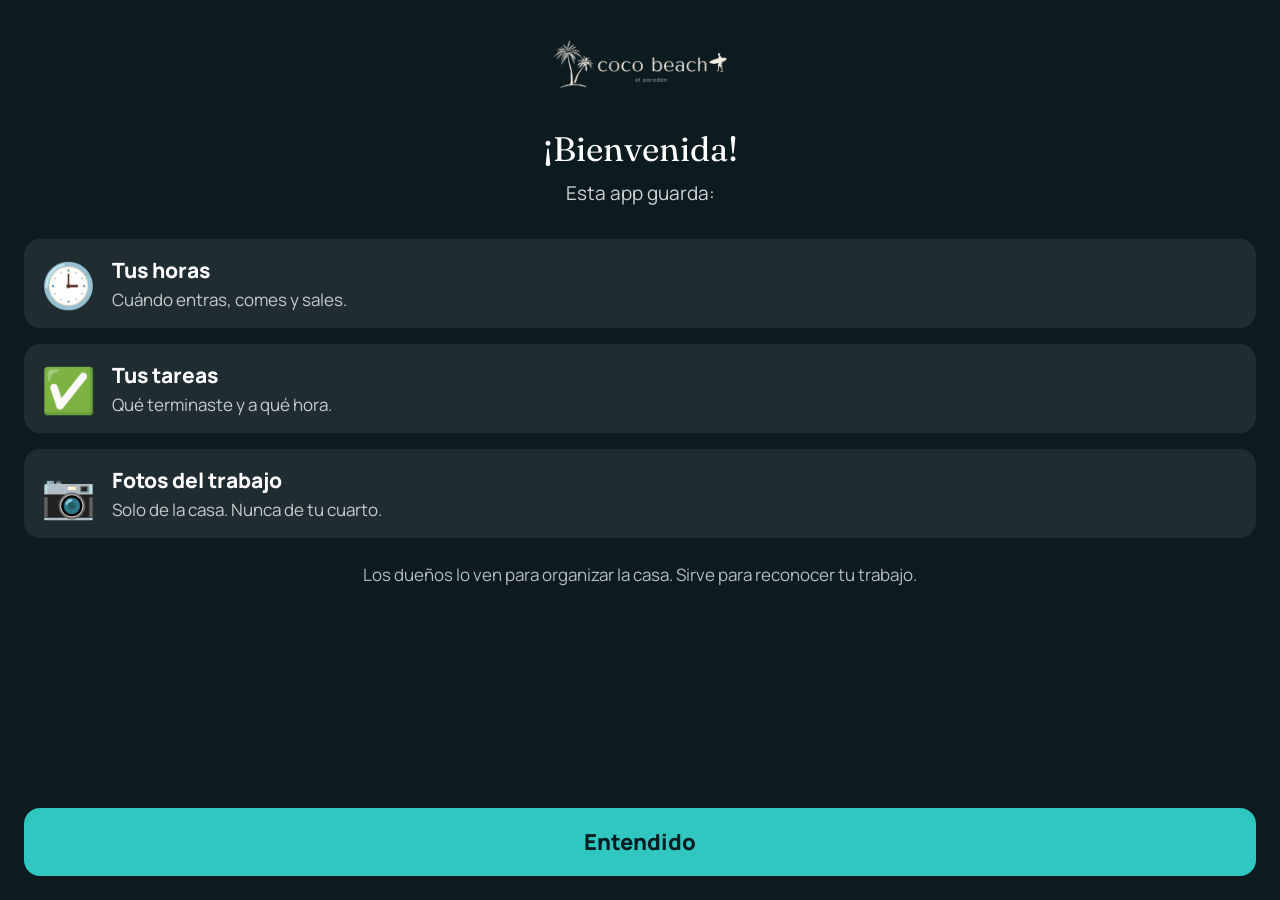
<file: staff/index.html>
<!doctype html>
<html lang="es-GT">
<head>
<meta charset="utf-8">
<meta name="viewport" content="width=device-width, initial-scale=1, viewport-fit=cover">
<title>Coco Beach · Personal</title>
<meta name="robots" content="noindex">
<meta name="theme-color" content="#0c1b20">
<link rel="manifest" href="/staff/manifest.webmanifest">
<link rel="apple-touch-icon" href="/staff/icons/apple-180.png">
<link rel="icon" href="/staff/icons/icon-192.png">
<link rel="preconnect" href="https://fonts.googleapis.com">
<link rel="preconnect" href="https://fonts.gstatic.com" crossorigin>
<link href="https://fonts.googleapis.com/css2?family=Fraunces:opsz,wght@9..144,400;9..144,600&family=Manrope:wght@500;600;700;800&display=swap" rel="stylesheet">
  <script type="module" crossorigin src="/staff/assets/staff-CopYIDiM.js"></script>
  <link rel="modulepreload" crossorigin href="/staff/assets/hours-BuXbp_4-.js">
  <link rel="stylesheet" crossorigin href="/staff/assets/hours-BSfKUGfO.css">
</head>
<body>
<div id="root"></div>
</body>
</html>
</file>
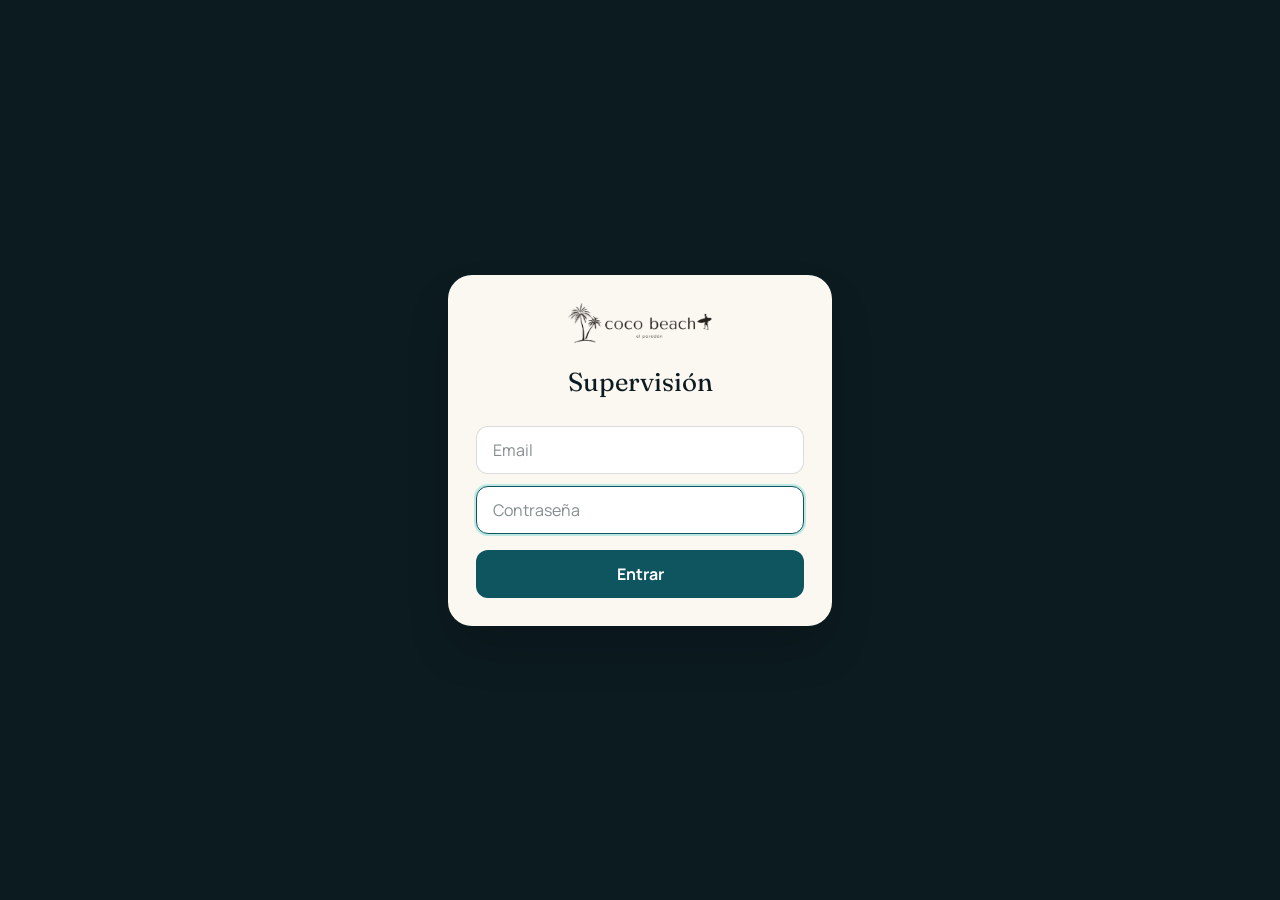
<file: staff/admin/index.html>
<!doctype html>
<html lang="es-GT">
<head>
<meta charset="utf-8">
<meta name="viewport" content="width=device-width, initial-scale=1, viewport-fit=cover">
<title>Coco Beach · Supervisión</title>
<meta name="robots" content="noindex">
<meta name="theme-color" content="#0c1b20">
<link rel="icon" href="/staff/icons/icon-192.png">
<link rel="preconnect" href="https://fonts.googleapis.com">
<link rel="preconnect" href="https://fonts.gstatic.com" crossorigin>
<link href="https://fonts.googleapis.com/css2?family=Fraunces:opsz,wght@9..144,400;9..144,600&family=Manrope:wght@500;600;700;800&display=swap" rel="stylesheet">
  <script type="module" crossorigin src="/staff/assets/admin-PX-zF93E.js"></script>
  <link rel="modulepreload" crossorigin href="/staff/assets/hours-BuXbp_4-.js">
  <link rel="stylesheet" crossorigin href="/staff/assets/hours-BSfKUGfO.css">
</head>
<body>
<div id="root"></div>
</body>
</html>
</file>
<file: styles.css>
:root{
  --ink:#0c1b20;
  --ink-2:#163038;
  --sand:#f4ece1;
  --sand-2:#ebe0d1;
  --paper:#fbf7f1;
  --coral:#ff6f4f;
  --coral-2:#ff8f6b;
  --sea:#2fc7c0;
  --sea-deep:#0f5560;
  --palm:#2e5a43;
  --muted:#5f6f72;
  --line:rgba(12,27,32,.12);
  --wa:#25d366;
  --radius:22px;
  --serif:"Fraunces",Georgia,serif;
  --sans:"Manrope",system-ui,-apple-system,sans-serif;
  --ease:cubic-bezier(.22,1,.36,1);
}
*{box-sizing:border-box;margin:0;padding:0}
html{scroll-behavior:smooth;-webkit-text-size-adjust:100%}
body{background:var(--paper);color:var(--ink);font-family:var(--sans);font-size:17px;line-height:1.6;overflow-x:hidden;-webkit-font-smoothing:antialiased}
img{display:block;max-width:100%}
a{color:inherit;text-decoration:none}
button{font:inherit;color:inherit;background:none;border:0;cursor:pointer}
em{font-style:italic}
.wrap{width:min(1240px,100% - 32px);margin-inline:auto}
@media(min-width:720px){.wrap{width:min(1240px,100% - 64px)}}

/* ---------- loader ---------- */
.loader{position:fixed;inset:0;z-index:200;background:var(--ink);display:grid;place-content:center;gap:28px;justify-items:center;transition:opacity .9s var(--ease),visibility .9s}
.loader.done{opacity:0;visibility:hidden}
.loader-mark{display:flex;align-items:center;gap:12px;color:var(--sand);font-family:var(--serif);font-size:30px;letter-spacing:.02em}
.loader-mark img{width:170px;height:auto;animation:breathe 2.4s ease-in-out infinite}
@keyframes breathe{50%{opacity:.6;transform:scale(.97)}}
.loader-bar{width:180px;height:2px;background:rgba(255,255,255,.12);border-radius:2px;overflow:hidden}
.loader-bar i{display:block;height:100%;width:0;background:linear-gradient(90deg,var(--sea),var(--coral));transition:width .4s}
@keyframes sway{50%{transform:rotate(-6deg)}}

/* ---------- brand ---------- */
.palm-ico{width:34px;height:34px;flex:none}
.palm-ico path:first-child{stroke:currentColor;stroke-width:3;fill:none;stroke-linecap:round}
.palm-ico .fr{fill:var(--sea)}
.brand{display:flex;align-items:center;gap:10px;font-family:var(--serif);font-size:22px;line-height:1;font-weight:500}
.brand small{display:block;font-family:var(--sans);font-size:10px;letter-spacing:.28em;text-transform:uppercase;opacity:.7;margin-top:5px;font-weight:600}

/* ---------- nav ---------- */
.nav{position:fixed;top:0;left:0;right:0;z-index:100;display:flex;align-items:center;justify-content:space-between;gap:16px;padding:18px max(16px,calc((100vw - 1240px)/2));color:var(--sand);transition:background .4s,color .4s,padding .4s,box-shadow .4s}
@media(min-width:720px){.nav{padding-inline:max(32px,calc((100vw - 1240px)/2))}}
.nav.solid{background:rgba(251,247,241,.86);backdrop-filter:blur(14px) saturate(1.4);-webkit-backdrop-filter:blur(14px) saturate(1.4);color:var(--ink);padding-block:12px;box-shadow:0 1px 0 var(--line)}
.nav-links{display:flex;gap:30px;font-size:14px;font-weight:600;letter-spacing:.02em}
.nav-links a{position:relative;opacity:.85}
.nav-links a::after{content:"";position:absolute;left:0;right:0;bottom:-4px;height:1.5px;background:currentColor;transform:scaleX(0);transform-origin:left;transition:transform .35s var(--ease)}
.nav-links a:hover{opacity:1}.nav-links a:hover::after{transform:scaleX(1)}
.nav-actions{display:flex;align-items:center;gap:10px}
.lang{display:flex;border:1.5px solid currentColor;border-radius:99px;padding:2px;font-size:12px;font-weight:700;opacity:.9}
.lang span{padding:4px 9px;border-radius:99px;transition:.3s}
html[lang=es] .lang [data-l=es],html[lang=en] .lang [data-l=en]{background:var(--sand);color:var(--ink)}
html[lang=es] .nav.solid .lang [data-l=es],html[lang=en] .nav.solid .lang [data-l=en]{background:var(--ink);color:var(--paper)}
.burger{display:none;width:40px;height:40px;position:relative}
.burger i{position:absolute;left:10px;right:10px;height:2px;background:currentColor;transition:.35s var(--ease)}
.burger i:first-child{top:15px}.burger i:last-child{top:23px}
.nav.open .burger i:first-child{top:19px;transform:rotate(45deg)}
.nav.open .burger i:last-child{top:19px;transform:rotate(-45deg)}
@media(max-width:940px){
  .burger{display:block}
  .nav-links{position:fixed;inset:0 0 auto 0;top:0;height:100svh;flex-direction:column;justify-content:center;align-items:center;gap:26px;font-family:var(--serif);font-size:34px;font-weight:300;background:var(--ink);color:var(--sand);opacity:0;visibility:hidden;transition:.45s var(--ease);z-index:-1}
  .nav.open .nav-links{opacity:1;visibility:visible}
  .nav.open{color:var(--sand);background:transparent;box-shadow:none}
  .nav .btn-sm.btn-coral{display:none}
}

/* ---------- buttons ---------- */
.btn{display:inline-flex;align-items:center;justify-content:center;gap:10px;padding:16px 28px;border-radius:99px;font-weight:700;font-size:15px;letter-spacing:.01em;transition:transform .35s var(--ease),background .3s,box-shadow .35s,color .3s;white-space:nowrap}
.btn:hover{transform:translateY(-2px)}
.btn:active{transform:translateY(0) scale(.98)}
.btn-sm{padding:10px 18px;font-size:13px}
.btn-coral{background:var(--coral);color:#fff;box-shadow:0 10px 30px -10px rgba(255,111,79,.7)}
.btn-coral:hover{background:var(--coral-2);box-shadow:0 16px 40px -12px rgba(255,111,79,.8)}
.btn-glass{background:rgba(255,255,255,.12);color:#fff;border:1px solid rgba(255,255,255,.3);backdrop-filter:blur(10px);-webkit-backdrop-filter:blur(10px)}
.btn-glass:hover{background:rgba(255,255,255,.22)}
.btn-dark{background:var(--ink);color:var(--sand)}
.btn-dark:hover{background:var(--ink-2)}
.btn-wa{width:100%;background:var(--wa);color:#05361a;font-size:16px;padding:18px}
.btn-wa:hover{box-shadow:0 16px 40px -14px rgba(37,211,102,.8)}
.btn-wa svg,.wa-direct svg{width:22px;height:22px;fill:currentColor}

/* ---------- hero ---------- */
.hero{position:relative;height:340vh;background:var(--ink)}
.hero-sticky{position:sticky;top:0;height:100vh;height:100svh;overflow:hidden}
.cine{position:absolute;inset:0;overflow:hidden;background:#0c1b20}
.shot{position:absolute;inset:0;opacity:0;will-change:opacity}
.shot:first-child{opacity:1}
.shot picture,.shot img{display:block;width:100%;height:100%}
.shot img{object-fit:cover;transform-origin:50% 60%;will-change:transform}
.grade{position:absolute;inset:0;pointer-events:none;opacity:0}
.grade-sunset{background:linear-gradient(180deg,#ff8a5c 0%,#ff6b4a 35%,#7a2f4a 100%);mix-blend-mode:soft-light}
.grade-flare{background:radial-gradient(60% 50% at 78% 18%,rgba(255,190,120,.85),rgba(255,120,80,.25) 45%,transparent 70%);mix-blend-mode:screen}
.grade-night{background:linear-gradient(180deg,#050b1f 0%,#0c1b3a 60%,#10213a 100%);mix-blend-mode:multiply}
.grain{position:absolute;inset:-50%;pointer-events:none;opacity:.09;background-image:url("data:image/svg+xml,%3Csvg xmlns='http://www.w3.org/2000/svg' width='160' height='160'%3E%3Cfilter id='n'%3E%3CfeTurbulence type='fractalNoise' baseFrequency='.9' numOctaves='2' stitchTiles='stitch'/%3E%3C/filter%3E%3Crect width='100%25' height='100%25' filter='url(%23n)'/%3E%3C/svg%3E");animation:grain 1.2s steps(6) infinite}
@keyframes grain{0%{transform:translate(0,0)}20%{transform:translate(-3%,2%)}40%{transform:translate(2%,-3%)}60%{transform:translate(-2%,-1%)}80%{transform:translate(3%,3%)}100%{transform:translate(0,0)}}
.hero-vignette{position:absolute;inset:0;pointer-events:none;background:linear-gradient(180deg,rgba(6,14,18,.55) 0%,rgba(6,14,18,0) 28%,rgba(6,14,18,0) 55%,rgba(6,14,18,.7) 100%),radial-gradient(120% 80% at 20% 70%,rgba(6,14,18,.45),transparent 60%);transition:opacity .6s}
.hero-copy{position:absolute;left:0;right:0;bottom:clamp(110px,16vh,180px);width:min(1240px,100% - 32px);margin-inline:auto;color:#fff;pointer-events:none;transition:opacity .6s}
@media(min-width:720px){.hero-copy{width:min(1240px,100% - 64px)}}
.chapter{position:absolute;left:0;bottom:0;max-width:760px;opacity:0;transform:translateY(40px);filter:blur(8px);transition:opacity .9s var(--ease),transform .9s var(--ease),filter .9s var(--ease)}
.chapter.is-on{opacity:1;transform:none;filter:none;pointer-events:auto}
.eyebrow{display:inline-flex;align-items:center;gap:10px;font-size:12px;font-weight:700;letter-spacing:.24em;text-transform:uppercase;margin-bottom:22px;padding:8px 14px;border-radius:99px;background:rgba(255,255,255,.1);backdrop-filter:blur(8px);-webkit-backdrop-filter:blur(8px);border:1px solid rgba(255,255,255,.18)}
.eyebrow .dot{width:7px;height:7px;border-radius:50%;background:var(--coral);box-shadow:0 0 0 0 rgba(255,111,79,.7);animation:pulse 2s infinite}
@keyframes pulse{70%{box-shadow:0 0 0 10px rgba(255,111,79,0)}100%{box-shadow:0 0 0 0 rgba(255,111,79,0)}}
.chapter h1,.chapter h2{font-family:var(--serif);font-weight:300;font-size:clamp(44px,7.6vw,104px);line-height:.98;letter-spacing:-.02em;text-shadow:0 4px 40px rgba(0,0,0,.35)}
.chapter h2{font-size:clamp(40px,6.4vw,88px)}
.chapter em{font-weight:300;color:#ffd7c4}
.lead{font-size:clamp(16px,1.6vw,20px);max-width:520px;margin-top:22px;opacity:.9;text-shadow:0 2px 20px rgba(0,0,0,.4)}
.hero-ctas{display:flex;flex-wrap:wrap;gap:12px;margin-top:30px}
.hero-ui{position:absolute;left:0;right:0;bottom:28px;width:min(1240px,100% - 32px);margin-inline:auto;display:flex;align-items:center;gap:18px;color:#fff;transition:opacity .6s}
@media(min-width:720px){.hero-ui{width:min(1240px,100% - 64px)}}
.progress{flex:1;height:2px;background:rgba(255,255,255,.18);border-radius:2px;overflow:hidden;max-width:420px}
.progress i{display:block;height:100%;width:0;background:linear-gradient(90deg,var(--sea),var(--coral))}
.scroll-hint{margin-left:auto;display:flex;align-items:center;gap:12px;font-size:11px;letter-spacing:.24em;text-transform:uppercase;font-weight:700;opacity:.85;transition:opacity .5s}
.scroll-hint i{width:22px;height:36px;border:1.5px solid #fff;border-radius:12px;position:relative}
.scroll-hint i::after{content:"";position:absolute;left:50%;top:7px;width:3px;height:7px;margin-left:-1.5px;border-radius:2px;background:#fff;animation:wheel 1.8s infinite}
@keyframes wheel{0%{opacity:0;transform:translateY(-3px)}40%{opacity:1}100%{opacity:0;transform:translateY(10px)}}
@media(max-width:600px){.scroll-hint span,.progress{display:none}}

/* ---------- sections ---------- */
.section{padding:clamp(80px,12vw,150px) 0;position:relative}
.kicker{font-size:12px;font-weight:700;letter-spacing:.28em;text-transform:uppercase;color:var(--coral);margin-bottom:18px;display:flex;align-items:center;gap:12px}
.kicker::before{content:"";width:28px;height:1.5px;background:currentColor}
.kicker.center{justify-content:center}
.kicker.light{color:#ffc3ae}
.display{font-family:var(--serif);font-weight:300;font-size:clamp(38px,5.4vw,72px);line-height:1.02;letter-spacing:-.02em}
.display em{color:var(--sea-deep)}
.display.center{text-align:center}
.display.light{color:#fff}.display.light em{color:#ffd7c4}
.sec-head{display:flex;justify-content:space-between;align-items:flex-end;gap:30px;margin-bottom:56px;flex-wrap:wrap}
.sec-sub{max-width:420px;color:var(--muted)}

/* reveal */
.reveal{opacity:0;transform:translateY(40px);transition:opacity 1.1s var(--ease),transform 1.1s var(--ease)}
.reveal.in{opacity:1;transform:none}

/* ---------- intro ---------- */
.intro{background:var(--paper);overflow:hidden}
.intro-grid{display:grid;grid-template-columns:1fr;gap:70px;align-items:center}
@media(min-width:960px){.intro-grid{grid-template-columns:1fr 1.05fr;gap:90px}}
.intro-text p{color:var(--muted);margin-top:22px;max-width:520px}
.intro-text .display+p{margin-top:30px}
.stats{list-style:none;display:grid;grid-template-columns:repeat(2,1fr);gap:26px 20px;margin-top:44px;padding-top:34px;border-top:1px solid var(--line)}
@media(min-width:560px){.stats{grid-template-columns:repeat(4,1fr)}}
.stats b{display:block;font-family:var(--serif);font-weight:300;font-size:52px;line-height:1;color:var(--ink)}
.stats span{font-size:13px;color:var(--muted);font-weight:600}
.depth-stack{position:relative;aspect-ratio:1/1.02;perspective:1200px}
.ds{position:absolute;border-radius:var(--radius);overflow:hidden;box-shadow:0 40px 80px -30px rgba(12,27,32,.45);transition:transform .25s ease-out;will-change:transform}
.ds img{width:100%;height:100%;object-fit:cover}
.ds-back{right:0;top:0;width:62%;height:56%}
.ds-mid{left:0;top:22%;width:74%;height:52%}
.ds-front{right:6%;bottom:0;width:38%;height:44%;border:6px solid var(--paper)}
.ds-badge{position:absolute;left:6%;bottom:6%;width:128px;height:128px;border-radius:50%;background:var(--coral);color:#fff;display:grid;place-items:center;text-align:center;font-family:var(--serif);font-style:italic;font-size:17px;line-height:1.15;padding:18px;animation:spin 18s linear infinite;box-shadow:0 20px 40px -14px rgba(255,111,79,.7)}
.ds-badge span{animation:spin 18s linear infinite reverse}
@keyframes spin{to{transform:rotate(360deg)}}

/* ---------- options ---------- */
.options{background:var(--sand)}
.options .display{margin-bottom:60px}
.opt-grid{display:grid;gap:28px}
@media(min-width:900px){.opt-grid{grid-template-columns:1fr 1.15fr}}
.opt-card{background:var(--paper);border-radius:28px;overflow:hidden;display:flex;flex-direction:column;transform-style:preserve-3d;box-shadow:0 30px 60px -40px rgba(12,27,32,.4)}
.opt-card:hover{box-shadow:0 50px 90px -40px rgba(12,27,32,.55)}
.opt-feature{background:var(--ink);color:var(--sand)}
.opt-feature p{color:rgba(244,236,225,.75)!important}
.opt-img{aspect-ratio:16/10;overflow:hidden}
.opt-img img{width:100%;height:100%;object-fit:cover;transition:transform 1.4s var(--ease)}
.opt-card:hover .opt-img img{transform:scale(1.06)}
.opt-body{padding:34px 34px 38px;display:flex;flex-direction:column;align-items:flex-start;gap:14px;flex:1;transform:translateZ(30px)}
.opt-body h3{font-family:var(--serif);font-weight:400;font-size:32px;line-height:1.1}
.opt-body p{color:var(--muted);flex:1;margin-bottom:10px}
.tag{font-size:11px;font-weight:800;letter-spacing:.2em;text-transform:uppercase;padding:7px 12px;border-radius:99px;background:rgba(47,199,192,.16);color:var(--sea-deep)}
.tag-coral{background:rgba(255,111,79,.18);color:var(--coral-2)}

/* ---------- rooms ---------- */
.room-grid{display:grid;gap:26px;grid-template-columns:1fr}
@media(min-width:700px){.room-grid{grid-template-columns:repeat(2,1fr)}}
@media(min-width:1100px){.room-grid{grid-template-columns:repeat(6,1fr)}.room:nth-child(-n+2){grid-column:span 3}.room:nth-child(n+3){grid-column:span 2}}
.room{background:#fff;border-radius:var(--radius);overflow:hidden;box-shadow:0 1px 0 var(--line),0 30px 60px -45px rgba(12,27,32,.5);display:flex;flex-direction:column;transform-style:preserve-3d}
.room:hover{box-shadow:0 1px 0 var(--line),0 50px 80px -45px rgba(12,27,32,.6)}
.car{position:relative;aspect-ratio:4/3;overflow:hidden;background:var(--sand-2)}
.car-track{display:flex;height:100%;transition:transform .7s var(--ease)}
.car-track img{flex:0 0 100%;width:100%;height:100%;object-fit:cover;cursor:zoom-in}
.car-btn{position:absolute;top:50%;width:40px;height:40px;margin-top:-20px;border-radius:50%;background:rgba(255,255,255,.88);display:grid;place-items:center;font-size:22px;line-height:1;opacity:0;transition:.3s;color:var(--ink)}
.car:hover .car-btn,.car:focus-within .car-btn{opacity:1}
@media(hover:none){.car-btn{opacity:1}}
.car-prev{left:12px}.car-next{right:12px}
.car-dots{position:absolute;left:0;right:0;bottom:12px;display:flex;justify-content:center;gap:6px}
.car-dots i{width:6px;height:6px;border-radius:6px;background:rgba(255,255,255,.55);transition:.35s}
.car-dots i.on{width:20px;background:#fff}
.room-num{position:absolute;top:14px;left:14px;font-family:var(--serif);font-style:italic;color:#fff;font-size:15px;background:rgba(12,27,32,.45);backdrop-filter:blur(6px);-webkit-backdrop-filter:blur(6px);padding:5px 12px;border-radius:99px}
.room-body{padding:24px 26px 26px;display:flex;flex-direction:column;gap:12px;flex:1}
.room-body h3{font-family:var(--serif);font-weight:400;font-size:26px;line-height:1.1}
.room-body p{color:var(--muted);font-size:15px;flex:1}
.chips{display:flex;flex-wrap:wrap;gap:6px}
.chips span{font-size:12px;font-weight:600;padding:5px 10px;border-radius:99px;background:var(--sand);color:var(--ink-2)}
.room .btn{align-self:flex-start;margin-top:6px}
.flip img{transform:scaleX(-1)}

/* ---------- amenities ---------- */
.amenities{background:var(--ink);color:var(--sand)}
.amenities .display em{color:var(--sea)}
.am-grid{display:grid;grid-template-columns:1fr;gap:1px;background:rgba(244,236,225,.1);border-radius:var(--radius);overflow:hidden}
@media(min-width:560px){.am-grid{grid-template-columns:repeat(2,1fr)}}
@media(min-width:1000px){.am-grid{grid-template-columns:repeat(4,1fr)}}
.am{background:var(--ink);padding:36px 30px 40px;transition:background .4s}
.am:hover{background:var(--ink-2)}
.am svg{width:40px;height:40px;fill:none;stroke:var(--sea);stroke-width:1.4;stroke-linecap:round;stroke-linejoin:round;margin-bottom:26px;transition:transform .5s var(--ease)}
.am:hover svg{transform:translateY(-4px) rotate(-6deg)}
.am h4{font-family:var(--serif);font-weight:400;font-size:23px;margin-bottom:8px}
.am p{font-size:14.5px;color:rgba(244,236,225,.65)}

/* ---------- gallery ---------- */
.filters{display:flex;flex-wrap:wrap;gap:8px}
.filters button{padding:9px 16px;border-radius:99px;font-size:13px;font-weight:700;border:1.5px solid var(--line);transition:.3s}
.filters button:hover{border-color:var(--ink)}
.filters button.is-on{background:var(--ink);color:var(--sand);border-color:var(--ink)}
.masonry{columns:2;column-gap:14px}
@media(min-width:800px){.masonry{columns:3;column-gap:18px}}
@media(min-width:1150px){.masonry{columns:4}}
.masonry figure{break-inside:avoid;margin-bottom:14px;border-radius:16px;overflow:hidden;cursor:zoom-in;position:relative;background:var(--sand-2);animation:fadeUp .7s var(--ease) both}
@media(min-width:800px){.masonry figure{margin-bottom:18px}}
.masonry img{width:100%;height:auto;transition:transform 1s var(--ease)}
.masonry figure:hover img{transform:scale(1.05)}
.masonry figure::after{content:"";position:absolute;inset:0;background:linear-gradient(transparent 60%,rgba(12,27,32,.35));opacity:0;transition:.4s}
.masonry figure:hover::after{opacity:1}
@keyframes fadeUp{from{opacity:0;transform:translateY(24px)}}

/* ---------- paredon ---------- */
.paredon{position:relative;min-height:92vh;display:flex;align-items:flex-end;padding:120px 0 clamp(70px,10vw,120px);overflow:hidden;color:#fff}
.paredon-bg{position:absolute;inset:-15% 0;background-size:cover;background-position:center 40%;will-change:transform}
.paredon::before{content:"";position:absolute;inset:0;z-index:1;background:linear-gradient(180deg,rgba(12,27,32,.1),rgba(12,27,32,.75))}
.paredon-inner{position:relative;z-index:2;max-width:860px}
.paredon-inner p{margin-top:24px;font-size:clamp(16px,1.6vw,19px);max-width:560px;opacity:.88}

/* ---------- booking ---------- */
.book{background:var(--sand)}
.book-grid{display:grid;gap:56px;align-items:start}
@media(min-width:960px){.book-grid{grid-template-columns:1fr 1fr;gap:80px}.book-copy{position:sticky;top:120px}}
.book-copy>p{color:var(--muted);margin-top:26px;max-width:480px}
.steps{list-style:none;margin:36px 0;display:grid;gap:16px}
.steps li{display:flex;align-items:center;gap:16px;font-weight:600}
.steps b{width:38px;height:38px;border-radius:50%;display:grid;place-items:center;background:var(--paper);font-family:var(--serif);font-weight:500;flex:none;box-shadow:0 1px 0 var(--line)}
.wa-direct{display:inline-flex;align-items:center;gap:12px;font-family:var(--serif);font-size:26px;color:var(--ink);border-bottom:1.5px solid var(--line);padding-bottom:4px;transition:.3s}
.wa-direct svg{color:var(--wa);width:28px;height:28px}
.wa-direct:hover{border-color:var(--ink)}
.book-form{background:var(--paper);border-radius:28px;padding:clamp(22px,4vw,40px);display:grid;gap:18px;box-shadow:0 40px 80px -50px rgba(12,27,32,.5)}
.seg{position:relative;display:grid;grid-template-columns:1fr 1fr;background:var(--sand);border-radius:99px;padding:5px}
.seg input{position:absolute;opacity:0;pointer-events:none}
.seg label{position:relative;z-index:1;text-align:center;padding:12px;font-weight:700;font-size:14px;cursor:pointer;border-radius:99px;transition:color .35s}
.seg-pill{position:absolute;top:5px;bottom:5px;left:5px;width:calc(50% - 5px);border-radius:99px;background:var(--ink);transition:transform .45s var(--ease)}
.seg input:checked+label{color:var(--sand)}
#tVilla:checked~.seg-pill{transform:translateX(100%)}
.seg input:focus-visible+label{outline:2px solid var(--coral);outline-offset:2px}
.field{display:grid;gap:7px;min-width:0}
.field label{font-size:12px;font-weight:700;letter-spacing:.12em;text-transform:uppercase;color:var(--muted)}
.field input,.field select,.field textarea{width:100%;min-width:0;font:inherit;font-size:16px;color:var(--ink);background:#fff;border:1.5px solid var(--line);border-radius:14px;padding:13px 14px;transition:border .25s,box-shadow .25s;-webkit-appearance:none;appearance:none}
.field select{background:#fff url("data:image/svg+xml,%3Csvg xmlns='http://www.w3.org/2000/svg' width='12' height='8'%3E%3Cpath d='M1 1l5 5 5-5' stroke='%230c1b20' stroke-width='1.6' fill='none'/%3E%3C/svg%3E") no-repeat right 16px center;padding-right:40px}
.field textarea{resize:vertical}
.field input:focus,.field select:focus,.field textarea:focus{outline:none;border-color:var(--sea-deep);box-shadow:0 0 0 4px rgba(47,199,192,.18)}
.field.err input{border-color:var(--coral)}
#roomField{transition:opacity .35s,max-height .45s var(--ease);max-height:120px;overflow:hidden}
#roomField.hide{opacity:0;max-height:0;margin-top:-18px}
.row{display:grid;grid-template-columns:1fr 1fr;gap:14px}
.nights{font-size:14px;font-weight:600;color:var(--sea-deep);min-height:0;margin-top:-6px}
.nights:empty{display:none}
.stepper{display:flex;align-items:center;justify-content:space-between;background:#fff;border:1.5px solid var(--line);border-radius:14px;padding:5px}
.stepper button{width:40px;height:40px;border-radius:10px;background:var(--sand);font-size:20px;font-weight:600;transition:.2s}
.stepper button:hover{background:var(--sand-2)}
.stepper output{font-weight:700;font-size:17px}
.form-err{color:#c43d1f;font-size:14px;font-weight:600}
.form-err:empty{display:none}
.fine{font-size:12.5px;color:var(--muted);text-align:center}

/* ---------- location ---------- */
.loc-grid{display:grid;gap:50px;align-items:center}
@media(min-width:900px){.loc-grid{grid-template-columns:.9fr 1.1fr;gap:80px}}
.loc-grid p{color:var(--muted);margin:24px 0 32px;max-width:440px}
.map{border-radius:28px;overflow:hidden;aspect-ratio:4/3;background:var(--sand-2);box-shadow:0 40px 80px -50px rgba(12,27,32,.5)}
.map iframe{width:100%;height:100%;border:0;filter:saturate(.85) contrast(1.05)}

/* ---------- footer ---------- */
.footer{background:var(--ink);color:var(--sand);padding:70px 0 40px}
.foot{display:flex;flex-wrap:wrap;align-items:center;justify-content:space-between;gap:24px}
.foot-tag{opacity:.6;font-size:14px}
.foot-wa{font-weight:700;color:var(--wa)}
.foot-copy{width:100%;opacity:.45;font-size:13px;padding-top:30px;border-top:1px solid rgba(244,236,225,.12)}

/* ---------- floating wa ---------- */
.wa-float{position:fixed;right:20px;bottom:20px;z-index:90;width:60px;height:60px;border-radius:50%;background:var(--wa);display:grid;place-items:center;box-shadow:0 14px 34px -10px rgba(37,211,102,.7);transition:transform .4s var(--ease),opacity .4s;transform:scale(0);opacity:0}
.wa-float.show{transform:scale(1);opacity:1}
.wa-float:hover{transform:scale(1.08)}
.wa-float svg{width:32px;height:32px;fill:#fff}
.wa-float::before{content:"";position:absolute;inset:0;border-radius:50%;border:2px solid var(--wa);animation:ring 2.4s infinite}
@keyframes ring{from{transform:scale(1);opacity:.8}to{transform:scale(1.6);opacity:0}}

/* ---------- lightbox ---------- */
.lightbox{position:fixed;inset:0;z-index:300;background:rgba(6,14,18,.94);display:grid;place-items:center;opacity:0;visibility:hidden;transition:.4s}
.lightbox.open{opacity:1;visibility:visible}
.lightbox img{max-width:min(92vw,1400px);max-height:84vh;border-radius:12px;object-fit:contain;transform:scale(.96);transition:transform .5s var(--ease)}
.lightbox.open img{transform:none}
.lb-close{position:absolute;top:18px;right:22px;color:#fff;font-size:40px;line-height:1;width:48px;height:48px}
.lb-nav{position:absolute;top:50%;transform:translateY(-50%);color:#fff;font-size:44px;width:56px;height:56px;border-radius:50%;background:rgba(255,255,255,.1)}
.lb-nav:hover{background:rgba(255,255,255,.2)}
.lb-prev{left:16px}.lb-next{right:16px}
.lb-count{position:absolute;bottom:22px;color:rgba(255,255,255,.7);font-size:13px;letter-spacing:.15em}

@media(prefers-reduced-motion:reduce){
  *,*::before,*::after{animation-duration:.01ms!important;transition-duration:.01ms!important}
  html{scroll-behavior:auto}
  .reveal{opacity:1;transform:none}
}

.tilt.tilt-ready{transition:transform .25s ease-out,box-shadow .4s}
.brand img{height:50px;width:auto;transition:opacity .4s}
.brand .logo-dark{position:absolute;left:0;top:0;opacity:0}
.brand{position:relative}
.nav.solid .brand .logo-light{opacity:0}
.nav.solid .brand .logo-dark{opacity:1}
.nav.open .brand .logo-light{opacity:1}.nav.open .brand .logo-dark{opacity:0}
@media(max-width:600px){.brand img{height:42px}}
.brand .logo-light{filter:drop-shadow(0 1px 8px rgba(0,0,0,.45))}
.brand-foot img{height:110px}
</file>
<file: staff/assets/hours-BSfKUGfO.css>
/*! tailwindcss v4.3.5 | MIT License | https://tailwindcss.com */
@layer properties{@supports (((-webkit-hyphens:none)) and (not (margin-trim:block))) or ((-moz-orient:inline) and (not (color:rgb(from red r g b)))){*,:before,:after,::backdrop{--tw-translate-x:0;--tw-translate-y:0;--tw-translate-z:0;--tw-rotate-x:initial;--tw-rotate-y:initial;--tw-rotate-z:initial;--tw-skew-x:initial;--tw-skew-y:initial;--tw-divide-y-reverse:0;--tw-border-style:solid;--tw-leading:initial;--tw-font-weight:initial;--tw-tracking:initial;--tw-ordinal:initial;--tw-slashed-zero:initial;--tw-numeric-figure:initial;--tw-numeric-spacing:initial;--tw-numeric-fraction:initial;--tw-shadow:0 0 #0000;--tw-shadow-color:initial;--tw-shadow-alpha:100%;--tw-inset-shadow:0 0 #0000;--tw-inset-shadow-color:initial;--tw-inset-shadow-alpha:100%;--tw-ring-color:initial;--tw-ring-shadow:0 0 #0000;--tw-inset-ring-color:initial;--tw-inset-ring-shadow:0 0 #0000;--tw-ring-inset:initial;--tw-ring-offset-width:0px;--tw-ring-offset-color:#fff;--tw-ring-offset-shadow:0 0 #0000;--tw-backdrop-blur:initial;--tw-backdrop-brightness:initial;--tw-backdrop-contrast:initial;--tw-backdrop-grayscale:initial;--tw-backdrop-hue-rotate:initial;--tw-backdrop-invert:initial;--tw-backdrop-opacity:initial;--tw-backdrop-saturate:initial;--tw-backdrop-sepia:initial;--tw-duration:initial;--tw-blur:initial;--tw-brightness:initial;--tw-contrast:initial;--tw-grayscale:initial;--tw-hue-rotate:initial;--tw-invert:initial;--tw-opacity:initial;--tw-saturate:initial;--tw-sepia:initial;--tw-drop-shadow:initial;--tw-drop-shadow-color:initial;--tw-drop-shadow-alpha:100%;--tw-drop-shadow-size:initial;--tw-scale-x:1;--tw-scale-y:1;--tw-scale-z:1}}}@layer theme{:root,:host{--font-sans:"Manrope", system-ui, -apple-system, "Segoe UI", Roboto, sans-serif;--font-serif:"Fraunces", Georgia, serif;--font-mono:ui-monospace, SFMono-Regular, Menlo, Monaco, Consolas, "Liberation Mono", "Courier New", monospace;--color-black:#000;--color-white:#fff;--spacing:.25rem;--container-sm:24rem;--container-xl:36rem;--container-2xl:42rem;--container-6xl:72rem;--font-weight-medium:500;--font-weight-semibold:600;--font-weight-bold:700;--font-weight-extrabold:800;--tracking-wider:.05em;--leading-tight:1.25;--leading-snug:1.375;--leading-relaxed:1.625;--radius-lg:.5rem;--radius-xl:.75rem;--radius-2xl:1rem;--radius-3xl:1.5rem;--default-transition-duration:.15s;--default-transition-timing-function:cubic-bezier(.4, 0, .2, 1);--default-font-family:var(--font-sans);--default-mono-font-family:var(--font-mono);--color-ink:#0c1b20;--color-ink2:#16303a;--color-sea:#2fc7c0;--color-sea-deep:#0f5560;--color-coral:#ff6f4f;--color-sand:#f4ece1;--color-sand2:#ebe0d1;--color-paper:#fbf7f1;--color-muted:#55666a;--color-ok:#17803d;--color-warn:#c25e00;--color-bad:#c0352b;--color-gold:#c9a46a}}@layer base{*,:after,:before,::backdrop{box-sizing:border-box;border:0 solid;margin:0;padding:0}::file-selector-button{box-sizing:border-box;border:0 solid;margin:0;padding:0}html,:host{-webkit-text-size-adjust:100%;tab-size:4;line-height:1.5;font-family:var(--default-font-family,-apple-system, BlinkMacSystemFont, "Segoe UI", Roboto, "Helvetica Neue", "Noto Sans", Arial, sans-serif, "Apple Color Emoji", "Segoe UI Emoji", "Segoe UI Symbol", "Noto Color Emoji");font-feature-settings:var(--default-font-feature-settings,normal);font-variation-settings:var(--default-font-variation-settings,normal);-webkit-tap-highlight-color:transparent}hr{height:0;color:inherit;border-top-width:1px}abbr:where([title]){-webkit-text-decoration:underline dotted;text-decoration:underline dotted}h1,h2,h3,h4,h5,h6{font-size:inherit;font-weight:inherit}a{color:inherit;-webkit-text-decoration:inherit;-webkit-text-decoration:inherit;-webkit-text-decoration:inherit;-webkit-text-decoration:inherit;text-decoration:inherit}b,strong{font-weight:bolder}code,kbd,samp,pre{font-family:var(--default-mono-font-family,ui-monospace, SFMono-Regular, Menlo, Monaco, Consolas, "Liberation Mono", "Courier New", monospace);font-feature-settings:var(--default-mono-font-feature-settings,normal);font-variation-settings:var(--default-mono-font-variation-settings,normal);font-size:1em}small{font-size:80%}sub,sup{vertical-align:baseline;font-size:75%;line-height:0;position:relative}sub{bottom:-.25em}sup{top:-.5em}table{text-indent:0;border-color:inherit;border-collapse:collapse}:-moz-focusring:where(:not(iframe)){outline:auto}progress{vertical-align:baseline}summary{display:list-item}ol,ul,menu{list-style:none}img,svg,video,canvas,audio,iframe,embed,object{vertical-align:middle;display:block}img,video{max-width:100%;height:auto}button,input,select,optgroup,textarea{font:inherit;font-feature-settings:inherit;font-variation-settings:inherit;letter-spacing:inherit;color:inherit;opacity:1;background-color:#0000;border-radius:0}::file-selector-button{font:inherit;font-feature-settings:inherit;font-variation-settings:inherit;letter-spacing:inherit;color:inherit;opacity:1;background-color:#0000;border-radius:0}:where(select:is([multiple],[size])) optgroup{font-weight:bolder}:where(select:is([multiple],[size])) optgroup option{padding-inline-start:20px}::file-selector-button{margin-inline-end:4px}::placeholder{opacity:1}@supports (not ((-webkit-appearance:-apple-pay-button))) or (contain-intrinsic-size:1px){::placeholder{color:currentColor}@supports (color:color-mix(in lab, red, red)){::placeholder{color:color-mix(in oklab, currentcolor 50%, transparent)}}}textarea{resize:vertical}::-webkit-search-decoration{-webkit-appearance:none}::-webkit-date-and-time-value{min-height:1lh;text-align:inherit}::-webkit-datetime-edit{display:inline-flex}::-webkit-datetime-edit-fields-wrapper{padding:0}::-webkit-datetime-edit{padding-block:0}::-webkit-datetime-edit-year-field{padding-block:0}::-webkit-datetime-edit-month-field{padding-block:0}::-webkit-datetime-edit-day-field{padding-block:0}::-webkit-datetime-edit-hour-field{padding-block:0}::-webkit-datetime-edit-minute-field{padding-block:0}::-webkit-datetime-edit-second-field{padding-block:0}::-webkit-datetime-edit-millisecond-field{padding-block:0}::-webkit-datetime-edit-meridiem-field{padding-block:0}::-webkit-calendar-picker-indicator{line-height:1}:-moz-ui-invalid{box-shadow:none}button,input:where([type=button],[type=reset],[type=submit]){appearance:button}::file-selector-button{appearance:button}::-webkit-inner-spin-button{height:auto}::-webkit-outer-spin-button{height:auto}[hidden]:where(:not([hidden=until-found])){display:none!important}html{background:var(--color-sand);-webkit-text-size-adjust:100%}body{font-family:var(--font-sans);color:var(--color-ink);background:var(--color-sand);-webkit-font-smoothing:antialiased;overscroll-behavior-y:none}button{-webkit-tap-highlight-color:transparent;cursor:pointer;touch-action:manipulation}button:disabled{cursor:default}}@layer components;@layer utilities{.pointer-events-none{pointer-events:none}.invisible{visibility:hidden}.visible{visibility:visible}.absolute{position:absolute}.fixed{position:fixed}.relative{position:relative}.sticky{position:sticky}.inset-0{inset:0}.inset-x-0{inset-inline:0}.-top-1{top:calc(var(--spacing) * -1)}.-top-16{top:calc(var(--spacing) * -16)}.top-0{top:0}.top-1\/2{top:50%}.top-\[38\%\]{top:38%}.top-\[calc\(100\%-4px\)\]{top:calc(100% - 4px)}.-right-1{right:calc(var(--spacing) * -1)}.-right-10{right:calc(var(--spacing) * -10)}.right-3{right:calc(var(--spacing) * 3)}.right-4{right:calc(var(--spacing) * 4)}.right-24{right:calc(var(--spacing) * 24)}.-bottom-24{bottom:calc(var(--spacing) * -24)}.bottom-0{bottom:0}.bottom-6{bottom:calc(var(--spacing) * 6)}.left-1\/2{left:50%}.left-3{left:calc(var(--spacing) * 3)}.z-10{z-index:10}.z-20{z-index:20}.z-30{z-index:30}.z-40{z-index:40}.z-50{z-index:50}.col-span-1{grid-column:span 1/span 1}.col-span-2{grid-column:span 2/span 2}.mx-auto{margin-inline:auto}.-mt-3{margin-top:calc(var(--spacing) * -3)}.mt-1{margin-top:var(--spacing)}.mt-1\.5{margin-top:calc(var(--spacing) * 1.5)}.mt-2{margin-top:calc(var(--spacing) * 2)}.mt-3{margin-top:calc(var(--spacing) * 3)}.mt-4{margin-top:calc(var(--spacing) * 4)}.mt-5{margin-top:calc(var(--spacing) * 5)}.mt-6{margin-top:calc(var(--spacing) * 6)}.mt-8{margin-top:calc(var(--spacing) * 8)}.mt-10{margin-top:calc(var(--spacing) * 10)}.mr-3{margin-right:calc(var(--spacing) * 3)}.mb-1{margin-bottom:var(--spacing)}.mb-2{margin-bottom:calc(var(--spacing) * 2)}.mb-3{margin-bottom:calc(var(--spacing) * 3)}.mb-4{margin-bottom:calc(var(--spacing) * 4)}.-ml-2{margin-left:calc(var(--spacing) * -2)}.ml-1{margin-left:var(--spacing)}.ml-2{margin-left:calc(var(--spacing) * 2)}.ml-auto{margin-left:auto}.block{display:block}.flex{display:flex}.grid{display:grid}.hidden{display:none}.inline-flex{display:inline-flex}.table{display:table}.aspect-square{aspect-ratio:1}.h-2{height:calc(var(--spacing) * 2)}.h-3{height:calc(var(--spacing) * 3)}.h-4{height:calc(var(--spacing) * 4)}.h-5{height:calc(var(--spacing) * 5)}.h-6{height:calc(var(--spacing) * 6)}.h-8{height:calc(var(--spacing) * 8)}.h-9{height:calc(var(--spacing) * 9)}.h-10{height:calc(var(--spacing) * 10)}.h-11{height:calc(var(--spacing) * 11)}.h-12{height:calc(var(--spacing) * 12)}.h-14{height:calc(var(--spacing) * 14)}.h-16{height:calc(var(--spacing) * 16)}.h-20{height:calc(var(--spacing) * 20)}.h-28{height:calc(var(--spacing) * 28)}.h-44{height:calc(var(--spacing) * 44)}.h-56{height:calc(var(--spacing) * 56)}.h-72{height:calc(var(--spacing) * 72)}.h-\[68px\]{height:68px}.h-\[72px\]{height:72px}.h-\[84px\]{height:84px}.h-full{height:100%}.max-h-\[92dvh\]{max-height:92dvh}.max-h-full{max-height:100%}.min-h-6{min-height:calc(var(--spacing) * 6)}.min-h-\[60px\]{min-height:60px}.min-h-\[64px\]{min-height:64px}.min-h-dvh{min-height:100dvh}.w-2{width:calc(var(--spacing) * 2)}.w-3{width:calc(var(--spacing) * 3)}.w-6{width:calc(var(--spacing) * 6)}.w-8{width:calc(var(--spacing) * 8)}.w-9{width:calc(var(--spacing) * 9)}.w-10{width:calc(var(--spacing) * 10)}.w-11{width:calc(var(--spacing) * 11)}.w-12{width:calc(var(--spacing) * 12)}.w-14{width:calc(var(--spacing) * 14)}.w-16{width:calc(var(--spacing) * 16)}.w-20{width:calc(var(--spacing) * 20)}.w-24{width:calc(var(--spacing) * 24)}.w-28{width:calc(var(--spacing) * 28)}.w-56{width:calc(var(--spacing) * 56)}.w-64{width:calc(var(--spacing) * 64)}.w-72{width:calc(var(--spacing) * 72)}.w-\[84px\]{width:84px}.w-\[120px\]{width:120px}.w-auto{width:auto}.w-full{width:100%}.max-w-6xl{max-width:var(--container-6xl)}.max-w-12{max-width:calc(var(--spacing) * 12)}.max-w-\[360px\]{max-width:360px}.max-w-\[520px\]{max-width:520px}.max-w-full{max-width:100%}.max-w-sm{max-width:var(--container-sm)}.min-w-0{min-width:0}.min-w-6{min-width:calc(var(--spacing) * 6)}.min-w-12{min-width:calc(var(--spacing) * 12)}.flex-1{flex:1}.shrink-0{flex-shrink:0}.-translate-x-1\/2{--tw-translate-x:calc(calc(1 / 2 * 100%) * -1);translate:var(--tw-translate-x) var(--tw-translate-y)}.-translate-y-1\/2{--tw-translate-y:calc(calc(1 / 2 * 100%) * -1);translate:var(--tw-translate-x) var(--tw-translate-y)}.-rotate-90{rotate:-90deg}.transform{transform:var(--tw-rotate-x, ) var(--tw-rotate-y, ) var(--tw-rotate-z, ) var(--tw-skew-x, ) var(--tw-skew-y, )}.cursor-pointer{cursor:pointer}.list-none{list-style-type:none}.grid-cols-2{grid-template-columns:repeat(2,minmax(0,1fr))}.grid-cols-3{grid-template-columns:repeat(3,minmax(0,1fr))}.grid-cols-4{grid-template-columns:repeat(4,minmax(0,1fr))}.grid-cols-6{grid-template-columns:repeat(6,minmax(0,1fr))}.grid-cols-7{grid-template-columns:repeat(7,minmax(0,1fr))}.grid-cols-\[auto_1fr\]{grid-template-columns:auto 1fr}.flex-col{flex-direction:column}.flex-wrap{flex-wrap:wrap}.items-baseline{align-items:baseline}.items-center{align-items:center}.items-end{align-items:flex-end}.items-start{align-items:flex-start}.justify-between{justify-content:space-between}.justify-center{justify-content:center}.justify-end{justify-content:flex-end}.gap-1{gap:var(--spacing)}.gap-1\.5{gap:calc(var(--spacing) * 1.5)}.gap-2{gap:calc(var(--spacing) * 2)}.gap-3{gap:calc(var(--spacing) * 3)}.gap-4{gap:calc(var(--spacing) * 4)}.gap-5{gap:calc(var(--spacing) * 5)}.gap-6{gap:calc(var(--spacing) * 6)}.gap-\[2px\]{gap:2px}:where(.divide-y>:not(:last-child)){--tw-divide-y-reverse:0;border-bottom-style:var(--tw-border-style);border-top-style:var(--tw-border-style);border-top-width:calc(1px * var(--tw-divide-y-reverse));border-bottom-width:calc(1px * calc(1 - var(--tw-divide-y-reverse)))}:where(.divide-ink\/8>:not(:last-child)){border-color:#0c1b2014}@supports (color:color-mix(in lab, red, red)){:where(.divide-ink\/8>:not(:last-child)){border-color:color-mix(in oklab, var(--color-ink) 8%, transparent)}}.self-center{align-self:center}.truncate{text-overflow:ellipsis;white-space:nowrap;overflow:hidden}.overflow-hidden{overflow:hidden}.overflow-x-auto{overflow-x:auto}.overflow-y-auto{overflow-y:auto}.rounded{border-radius:.25rem}.rounded-2xl{border-radius:var(--radius-2xl)}.rounded-3xl{border-radius:var(--radius-3xl)}.rounded-full{border-radius:2147483647px}.rounded-lg{border-radius:var(--radius-lg)}.rounded-xl{border-radius:var(--radius-xl)}.rounded-t-3xl{border-top-left-radius:var(--radius-3xl);border-top-right-radius:var(--radius-3xl)}.rounded-t-lg{border-top-left-radius:var(--radius-lg);border-top-right-radius:var(--radius-lg)}.rounded-t-xl{border-top-left-radius:var(--radius-xl);border-top-right-radius:var(--radius-xl)}.border{border-style:var(--tw-border-style);border-width:1px}.border-2{border-style:var(--tw-border-style);border-width:2px}.border-\[3px\]{border-style:var(--tw-border-style);border-width:3px}.border-\[6px\]{border-style:var(--tw-border-style);border-width:6px}.border-t{border-top-style:var(--tw-border-style);border-top-width:1px}.border-l{border-left-style:var(--tw-border-style);border-left-width:1px}.border-l-4{border-left-style:var(--tw-border-style);border-left-width:4px}.border-dashed{--tw-border-style:dashed;border-style:dashed}.border-bad{border-color:var(--color-bad)}.border-coral{border-color:var(--color-coral)}.border-ink{border-color:var(--color-ink)}.border-ink\/5{border-color:#0c1b200d}@supports (color:color-mix(in lab, red, red)){.border-ink\/5{border-color:color-mix(in oklab, var(--color-ink) 5%, transparent)}}.border-ink\/8{border-color:#0c1b2014}@supports (color:color-mix(in lab, red, red)){.border-ink\/8{border-color:color-mix(in oklab, var(--color-ink) 8%, transparent)}}.border-ink\/10{border-color:#0c1b201a}@supports (color:color-mix(in lab, red, red)){.border-ink\/10{border-color:color-mix(in oklab, var(--color-ink) 10%, transparent)}}.border-ink\/15{border-color:#0c1b2026}@supports (color:color-mix(in lab, red, red)){.border-ink\/15{border-color:color-mix(in oklab, var(--color-ink) 15%, transparent)}}.border-ink\/25{border-color:#0c1b2040}@supports (color:color-mix(in lab, red, red)){.border-ink\/25{border-color:color-mix(in oklab, var(--color-ink) 25%, transparent)}}.border-sea-deep{border-color:var(--color-sea-deep)}.border-white{border-color:var(--color-white)}.border-white\/5{border-color:#ffffff0d}@supports (color:color-mix(in lab, red, red)){.border-white\/5{border-color:color-mix(in oklab, var(--color-white) 5%, transparent)}}.bg-bad{background-color:var(--color-bad)}.bg-bad\/10{background-color:#c0352b1a}@supports (color:color-mix(in lab, red, red)){.bg-bad\/10{background-color:color-mix(in oklab, var(--color-bad) 10%, transparent)}}.bg-bad\/12{background-color:#c0352b1f}@supports (color:color-mix(in lab, red, red)){.bg-bad\/12{background-color:color-mix(in oklab, var(--color-bad) 12%, transparent)}}.bg-bad\/15{background-color:#c0352b26}@supports (color:color-mix(in lab, red, red)){.bg-bad\/15{background-color:color-mix(in oklab, var(--color-bad) 15%, transparent)}}.bg-black{background-color:var(--color-black)}.bg-black\/92{background-color:#000000eb}@supports (color:color-mix(in lab, red, red)){.bg-black\/92{background-color:color-mix(in oklab, var(--color-black) 92%, transparent)}}.bg-coral{background-color:var(--color-coral)}.bg-coral\/8{background-color:#ff6f4f14}@supports (color:color-mix(in lab, red, red)){.bg-coral\/8{background-color:color-mix(in oklab, var(--color-coral) 8%, transparent)}}.bg-coral\/10{background-color:#ff6f4f1a}@supports (color:color-mix(in lab, red, red)){.bg-coral\/10{background-color:color-mix(in oklab, var(--color-coral) 10%, transparent)}}.bg-coral\/15{background-color:#ff6f4f26}@supports (color:color-mix(in lab, red, red)){.bg-coral\/15{background-color:color-mix(in oklab, var(--color-coral) 15%, transparent)}}.bg-gold{background-color:var(--color-gold)}.bg-gold\/20{background-color:#c9a46a33}@supports (color:color-mix(in lab, red, red)){.bg-gold\/20{background-color:color-mix(in oklab, var(--color-gold) 20%, transparent)}}.bg-gold\/25{background-color:#c9a46a40}@supports (color:color-mix(in lab, red, red)){.bg-gold\/25{background-color:color-mix(in oklab, var(--color-gold) 25%, transparent)}}.bg-gold\/30{background-color:#c9a46a4d}@supports (color:color-mix(in lab, red, red)){.bg-gold\/30{background-color:color-mix(in oklab, var(--color-gold) 30%, transparent)}}.bg-gold\/35{background-color:#c9a46a59}@supports (color:color-mix(in lab, red, red)){.bg-gold\/35{background-color:color-mix(in oklab, var(--color-gold) 35%, transparent)}}.bg-gold\/60{background-color:#c9a46a99}@supports (color:color-mix(in lab, red, red)){.bg-gold\/60{background-color:color-mix(in oklab, var(--color-gold) 60%, transparent)}}.bg-ink{background-color:var(--color-ink)}.bg-ink\/8{background-color:#0c1b2014}@supports (color:color-mix(in lab, red, red)){.bg-ink\/8{background-color:color-mix(in oklab, var(--color-ink) 8%, transparent)}}.bg-ink\/10{background-color:#0c1b201a}@supports (color:color-mix(in lab, red, red)){.bg-ink\/10{background-color:color-mix(in oklab, var(--color-ink) 10%, transparent)}}.bg-ink\/20{background-color:#0c1b2033}@supports (color:color-mix(in lab, red, red)){.bg-ink\/20{background-color:color-mix(in oklab, var(--color-ink) 20%, transparent)}}.bg-ink\/60{background-color:#0c1b2099}@supports (color:color-mix(in lab, red, red)){.bg-ink\/60{background-color:color-mix(in oklab, var(--color-ink) 60%, transparent)}}.bg-ink\/92{background-color:#0c1b20eb}@supports (color:color-mix(in lab, red, red)){.bg-ink\/92{background-color:color-mix(in oklab, var(--color-ink) 92%, transparent)}}.bg-ink2{background-color:var(--color-ink2)}.bg-ok{background-color:var(--color-ok)}.bg-ok\/10{background-color:#17803d1a}@supports (color:color-mix(in lab, red, red)){.bg-ok\/10{background-color:color-mix(in oklab, var(--color-ok) 10%, transparent)}}.bg-ok\/12{background-color:#17803d1f}@supports (color:color-mix(in lab, red, red)){.bg-ok\/12{background-color:color-mix(in oklab, var(--color-ok) 12%, transparent)}}.bg-ok\/15{background-color:#17803d26}@supports (color:color-mix(in lab, red, red)){.bg-ok\/15{background-color:color-mix(in oklab, var(--color-ok) 15%, transparent)}}.bg-paper{background-color:var(--color-paper)}.bg-sand{background-color:var(--color-sand)}.bg-sand\/95{background-color:#f4ece1f2}@supports (color:color-mix(in lab, red, red)){.bg-sand\/95{background-color:color-mix(in oklab, var(--color-sand) 95%, transparent)}}.bg-sand2{background-color:var(--color-sand2)}.bg-sand2\/70{background-color:#ebe0d1b3}@supports (color:color-mix(in lab, red, red)){.bg-sand2\/70{background-color:color-mix(in oklab, var(--color-sand2) 70%, transparent)}}.bg-sea{background-color:var(--color-sea)}.bg-sea-deep{background-color:var(--color-sea-deep)}.bg-sea\/10{background-color:#2fc7c01a}@supports (color:color-mix(in lab, red, red)){.bg-sea\/10{background-color:color-mix(in oklab, var(--color-sea) 10%, transparent)}}.bg-sea\/20{background-color:#2fc7c033}@supports (color:color-mix(in lab, red, red)){.bg-sea\/20{background-color:color-mix(in oklab, var(--color-sea) 20%, transparent)}}.bg-sea\/25{background-color:#2fc7c040}@supports (color:color-mix(in lab, red, red)){.bg-sea\/25{background-color:color-mix(in oklab, var(--color-sea) 25%, transparent)}}.bg-warn{background-color:var(--color-warn)}.bg-warn\/15{background-color:#c25e0026}@supports (color:color-mix(in lab, red, red)){.bg-warn\/15{background-color:color-mix(in oklab, var(--color-warn) 15%, transparent)}}.bg-white{background-color:var(--color-white)}.bg-white\/8{background-color:#ffffff14}@supports (color:color-mix(in lab, red, red)){.bg-white\/8{background-color:color-mix(in oklab, var(--color-white) 8%, transparent)}}.bg-white\/15{background-color:#ffffff26}@supports (color:color-mix(in lab, red, red)){.bg-white\/15{background-color:color-mix(in oklab, var(--color-white) 15%, transparent)}}.bg-white\/25{background-color:#ffffff40}@supports (color:color-mix(in lab, red, red)){.bg-white\/25{background-color:color-mix(in oklab, var(--color-white) 25%, transparent)}}.bg-white\/50{background-color:#ffffff80}@supports (color:color-mix(in lab, red, red)){.bg-white\/50{background-color:color-mix(in oklab, var(--color-white) 50%, transparent)}}.object-contain{object-fit:contain}.object-cover{object-fit:cover}.p-0{padding:0}.p-2{padding:calc(var(--spacing) * 2)}.p-3{padding:calc(var(--spacing) * 3)}.p-4{padding:calc(var(--spacing) * 4)}.p-5{padding:calc(var(--spacing) * 5)}.p-6{padding:calc(var(--spacing) * 6)}.p-7{padding:calc(var(--spacing) * 7)}.px-1{padding-inline:var(--spacing)}.px-1\.5{padding-inline:calc(var(--spacing) * 1.5)}.px-2{padding-inline:calc(var(--spacing) * 2)}.px-3{padding-inline:calc(var(--spacing) * 3)}.px-4{padding-inline:calc(var(--spacing) * 4)}.px-5{padding-inline:calc(var(--spacing) * 5)}.px-6{padding-inline:calc(var(--spacing) * 6)}.px-7{padding-inline:calc(var(--spacing) * 7)}.px-8{padding-inline:calc(var(--spacing) * 8)}.px-10{padding-inline:calc(var(--spacing) * 10)}.py-0\.5{padding-block:calc(var(--spacing) * .5)}.py-1{padding-block:var(--spacing)}.py-1\.5{padding-block:calc(var(--spacing) * 1.5)}.py-2{padding-block:calc(var(--spacing) * 2)}.py-3{padding-block:calc(var(--spacing) * 3)}.py-4{padding-block:calc(var(--spacing) * 4)}.py-5{padding-block:calc(var(--spacing) * 5)}.pt-2{padding-top:calc(var(--spacing) * 2)}.pt-3{padding-top:calc(var(--spacing) * 3)}.pt-4{padding-top:calc(var(--spacing) * 4)}.pt-5{padding-top:calc(var(--spacing) * 5)}.pt-16{padding-top:calc(var(--spacing) * 16)}.pt-20{padding-top:calc(var(--spacing) * 20)}.pt-\[max\(10px\,env\(safe-area-inset-top\)\)\]{padding-top:max(10px, env(safe-area-inset-top))}.pt-\[max\(12px\,env\(safe-area-inset-top\)\)\]{padding-top:max(12px, env(safe-area-inset-top))}.pt-\[max\(24px\,env\(safe-area-inset-top\)\)\]{padding-top:max(24px, env(safe-area-inset-top))}.pt-\[max\(32px\,env\(safe-area-inset-top\)\)\]{padding-top:max(32px, env(safe-area-inset-top))}.pr-2{padding-right:calc(var(--spacing) * 2)}.pb-2{padding-bottom:calc(var(--spacing) * 2)}.pb-3{padding-bottom:calc(var(--spacing) * 3)}.pb-6{padding-bottom:calc(var(--spacing) * 6)}.pb-32{padding-bottom:calc(var(--spacing) * 32)}.pb-\[max\(20px\,env\(safe-area-inset-bottom\)\)\]{padding-bottom:max(20px, env(safe-area-inset-bottom))}.pb-\[max\(24px\,env\(safe-area-inset-bottom\)\)\]{padding-bottom:max(24px, env(safe-area-inset-bottom))}.text-center{text-align:center}.text-left{text-align:left}.text-right{text-align:right}.font-sans{font-family:var(--font-sans)}.font-serif{font-family:var(--font-serif)}.text-\[11px\]{font-size:11px}.text-\[12px\]{font-size:12px}.text-\[13px\]{font-size:13px}.text-\[14px\]{font-size:14px}.text-\[15px\]{font-size:15px}.text-\[16px\]{font-size:16px}.text-\[17px\]{font-size:17px}.text-\[18px\]{font-size:18px}.text-\[19px\]{font-size:19px}.text-\[20px\]{font-size:20px}.text-\[21px\]{font-size:21px}.text-\[22px\]{font-size:22px}.text-\[24px\]{font-size:24px}.text-\[26px\]{font-size:26px}.text-\[28px\]{font-size:28px}.text-\[30px\]{font-size:30px}.text-\[32px\]{font-size:32px}.text-\[34px\]{font-size:34px}.text-\[36px\]{font-size:36px}.text-\[38px\]{font-size:38px}.text-\[40px\]{font-size:40px}.text-\[44px\]{font-size:44px}.text-\[52px\]{font-size:52px}.text-\[56px\]{font-size:56px}.text-\[64px\]{font-size:64px}.text-\[72px\]{font-size:72px}.text-\[80px\]{font-size:80px}.text-\[96px\]{font-size:96px}.leading-none{--tw-leading:1;line-height:1}.leading-relaxed{--tw-leading:var(--leading-relaxed);line-height:var(--leading-relaxed)}.leading-snug{--tw-leading:var(--leading-snug);line-height:var(--leading-snug)}.leading-tight{--tw-leading:var(--leading-tight);line-height:var(--leading-tight)}.font-bold{--tw-font-weight:var(--font-weight-bold);font-weight:var(--font-weight-bold)}.font-extrabold{--tw-font-weight:var(--font-weight-extrabold);font-weight:var(--font-weight-extrabold)}.font-medium{--tw-font-weight:var(--font-weight-medium);font-weight:var(--font-weight-medium)}.font-semibold{--tw-font-weight:var(--font-weight-semibold);font-weight:var(--font-weight-semibold)}.tracking-\[\.2em\]{--tw-tracking:.2em;letter-spacing:.2em}.tracking-\[\.18em\]{--tw-tracking:.18em;letter-spacing:.18em}.tracking-\[\.25em\]{--tw-tracking:.25em;letter-spacing:.25em}.tracking-wider{--tw-tracking:var(--tracking-wider);letter-spacing:var(--tracking-wider)}.whitespace-nowrap{white-space:nowrap}.whitespace-pre-wrap{white-space:pre-wrap}.text-\[\#7a5a22\]{color:#7a5a22}.text-\[\#a3341b\]{color:#a3341b}.text-bad{color:var(--color-bad)}.text-coral{color:var(--color-coral)}.text-gold{color:var(--color-gold)}.text-ink{color:var(--color-ink)}.text-ink2{color:var(--color-ink2)}.text-muted{color:var(--color-muted)}.text-ok{color:var(--color-ok)}.text-sand2{color:var(--color-sand2)}.text-sea{color:var(--color-sea)}.text-sea-deep{color:var(--color-sea-deep)}.text-warn{color:var(--color-warn)}.text-white{color:var(--color-white)}.text-white\/30{color:#ffffff4d}@supports (color:color-mix(in lab, red, red)){.text-white\/30{color:color-mix(in oklab, var(--color-white) 30%, transparent)}}.text-white\/60{color:#fff9}@supports (color:color-mix(in lab, red, red)){.text-white\/60{color:color-mix(in oklab, var(--color-white) 60%, transparent)}}.text-white\/70{color:#ffffffb3}@supports (color:color-mix(in lab, red, red)){.text-white\/70{color:color-mix(in oklab, var(--color-white) 70%, transparent)}}.text-white\/75{color:#ffffffbf}@supports (color:color-mix(in lab, red, red)){.text-white\/75{color:color-mix(in oklab, var(--color-white) 75%, transparent)}}.text-white\/80{color:#fffc}@supports (color:color-mix(in lab, red, red)){.text-white\/80{color:color-mix(in oklab, var(--color-white) 80%, transparent)}}.capitalize{text-transform:capitalize}.uppercase{text-transform:uppercase}.tabular-nums{--tw-numeric-spacing:tabular-nums;font-variant-numeric:var(--tw-ordinal, ) var(--tw-slashed-zero, ) var(--tw-numeric-figure, ) var(--tw-numeric-spacing, ) var(--tw-numeric-fraction, )}.line-through{text-decoration-line:line-through}.decoration-2{text-decoration-thickness:2px}.opacity-50{opacity:.5}.opacity-55{opacity:.55}.opacity-70{opacity:.7}.shadow-2xl{--tw-shadow:0 25px 50px -12px var(--tw-shadow-color,#00000040);box-shadow:var(--tw-inset-shadow), var(--tw-inset-ring-shadow), var(--tw-ring-offset-shadow), var(--tw-ring-shadow), var(--tw-shadow)}.shadow-lg{--tw-shadow:0 10px 15px -3px var(--tw-shadow-color,#0000001a), 0 4px 6px -4px var(--tw-shadow-color,#0000001a);box-shadow:var(--tw-inset-shadow), var(--tw-inset-ring-shadow), var(--tw-ring-offset-shadow), var(--tw-ring-shadow), var(--tw-shadow)}.shadow-md{--tw-shadow:0 4px 6px -1px var(--tw-shadow-color,#0000001a), 0 2px 4px -2px var(--tw-shadow-color,#0000001a);box-shadow:var(--tw-inset-shadow), var(--tw-inset-ring-shadow), var(--tw-ring-offset-shadow), var(--tw-ring-shadow), var(--tw-shadow)}.shadow-sm{--tw-shadow:0 1px 3px 0 var(--tw-shadow-color,#0000001a), 0 1px 2px -1px var(--tw-shadow-color,#0000001a);box-shadow:var(--tw-inset-shadow), var(--tw-inset-ring-shadow), var(--tw-ring-offset-shadow), var(--tw-ring-shadow), var(--tw-shadow)}.shadow-xl{--tw-shadow:0 20px 25px -5px var(--tw-shadow-color,#0000001a), 0 8px 10px -6px var(--tw-shadow-color,#0000001a);box-shadow:var(--tw-inset-shadow), var(--tw-inset-ring-shadow), var(--tw-ring-offset-shadow), var(--tw-ring-shadow), var(--tw-shadow)}.backdrop-blur{--tw-backdrop-blur:blur(8px);-webkit-backdrop-filter:var(--tw-backdrop-blur, ) var(--tw-backdrop-brightness, ) var(--tw-backdrop-contrast, ) var(--tw-backdrop-grayscale, ) var(--tw-backdrop-hue-rotate, ) var(--tw-backdrop-invert, ) var(--tw-backdrop-opacity, ) var(--tw-backdrop-saturate, ) var(--tw-backdrop-sepia, );backdrop-filter:var(--tw-backdrop-blur, ) var(--tw-backdrop-brightness, ) var(--tw-backdrop-contrast, ) var(--tw-backdrop-grayscale, ) var(--tw-backdrop-hue-rotate, ) var(--tw-backdrop-invert, ) var(--tw-backdrop-opacity, ) var(--tw-backdrop-saturate, ) var(--tw-backdrop-sepia, )}.transition{transition-property:color,background-color,border-color,outline-color,text-decoration-color,fill,stroke,--tw-gradient-from,--tw-gradient-via,--tw-gradient-to,opacity,box-shadow,transform,translate,scale,rotate,filter,-webkit-backdrop-filter,backdrop-filter,display,content-visibility,overlay,pointer-events;transition-timing-function:var(--tw-ease,var(--default-transition-timing-function));transition-duration:var(--tw-duration,var(--default-transition-duration))}.transition-all{transition-property:all;transition-timing-function:var(--tw-ease,var(--default-transition-timing-function));transition-duration:var(--tw-duration,var(--default-transition-duration))}.duration-700{--tw-duration:.7s;transition-duration:.7s}.outline-none{--tw-outline-style:none;outline-style:none}@media (hover:hover){.hover\:bg-\[\#1b3843\]:hover{background-color:#1b3843}.hover\:bg-bad\/10:hover{background-color:#c0352b1a}@supports (color:color-mix(in lab, red, red)){.hover\:bg-bad\/10:hover{background-color:color-mix(in oklab, var(--color-bad) 10%, transparent)}}.hover\:bg-ok\/10:hover{background-color:#17803d1a}@supports (color:color-mix(in lab, red, red)){.hover\:bg-ok\/10:hover{background-color:color-mix(in oklab, var(--color-ok) 10%, transparent)}}.hover\:bg-paper:hover{background-color:var(--color-paper)}.hover\:bg-sand:hover{background-color:var(--color-sand)}.hover\:bg-white:hover{background-color:var(--color-white)}.hover\:bg-white\/25:hover{background-color:#ffffff40}@supports (color:color-mix(in lab, red, red)){.hover\:bg-white\/25:hover{background-color:color-mix(in oklab, var(--color-white) 25%, transparent)}}.hover\:text-white:hover{color:var(--color-white)}.hover\:brightness-110:hover{--tw-brightness:brightness(110%);filter:var(--tw-blur, ) var(--tw-brightness, ) var(--tw-contrast, ) var(--tw-grayscale, ) var(--tw-hue-rotate, ) var(--tw-invert, ) var(--tw-saturate, ) var(--tw-sepia, ) var(--tw-drop-shadow, )}}.focus\:border-sea-deep:focus{border-color:var(--color-sea-deep)}.focus\:ring-2:focus{--tw-ring-shadow:var(--tw-ring-inset, ) 0 0 0 calc(2px + var(--tw-ring-offset-width)) var(--tw-ring-color,currentcolor);box-shadow:var(--tw-inset-shadow), var(--tw-inset-ring-shadow), var(--tw-ring-offset-shadow), var(--tw-ring-shadow), var(--tw-shadow)}.focus\:ring-sea\/30:focus{--tw-ring-color:#2fc7c04d}@supports (color:color-mix(in lab, red, red)){.focus\:ring-sea\/30:focus{--tw-ring-color:color-mix(in oklab, var(--color-sea) 30%, transparent)}}.active\:scale-95:active{--tw-scale-x:95%;--tw-scale-y:95%;--tw-scale-z:95%;scale:var(--tw-scale-x) var(--tw-scale-y)}.active\:scale-\[\.97\]:active{scale:.97}.active\:scale-\[\.98\]:active{scale:.98}.active\:scale-\[\.99\]:active{scale:.99}.active\:bg-sand2:active{background-color:var(--color-sand2)}.active\:bg-white:active{background-color:var(--color-white)}.disabled\:opacity-25:disabled{opacity:.25}.disabled\:opacity-40:disabled{opacity:.4}.disabled\:opacity-60:disabled{opacity:.6}@media (width>=40rem){.sm\:col-span-1{grid-column:span 1/span 1}.sm\:inline{display:inline}.sm\:max-w-2xl{max-width:var(--container-2xl)}.sm\:max-w-xl{max-width:var(--container-xl)}.sm\:grid-cols-2{grid-template-columns:repeat(2,minmax(0,1fr))}.sm\:grid-cols-3{grid-template-columns:repeat(3,minmax(0,1fr))}.sm\:grid-cols-4{grid-template-columns:repeat(4,minmax(0,1fr))}.sm\:items-center{align-items:center}.sm\:rounded-3xl{border-radius:var(--radius-3xl)}.sm\:p-4{padding:calc(var(--spacing) * 4)}.sm\:p-8{padding:calc(var(--spacing) * 8)}.sm\:text-\[26px\]{font-size:26px}.sm\:text-\[60px\]{font-size:60px}}@media (width>=48rem){.md\:grid-cols-2{grid-template-columns:repeat(2,minmax(0,1fr))}.md\:grid-cols-\[auto_1fr\]{grid-template-columns:auto 1fr}}@media (width>=64rem){.lg\:grid-cols-6{grid-template-columns:repeat(6,minmax(0,1fr))}}}@keyframes pop{0%{opacity:0;transform:scale(.6)}60%{opacity:1;transform:scale(1.08)}to{transform:scale(1)}}@keyframes rise{0%{opacity:1;transform:translateY(0)}to{opacity:0;transform:translateY(-70px)}}@keyframes fall{0%{transform:translateY(-10vh)rotate(0)}to{transform:translateY(110vh)rotate(720deg)}}@keyframes pulse-soft{0%,to{opacity:1}50%{opacity:.55}}.anim-pop{animation:.45s cubic-bezier(.22,1,.36,1) both pop}.anim-rise{animation:1.1s ease-out both rise}.anim-pulse{animation:1.6s ease-in-out infinite pulse-soft}.confetti{pointer-events:none;border-radius:2px;width:10px;height:16px;animation:linear forwards fall;position:fixed;top:0}@media (prefers-reduced-motion:reduce){.anim-pop,.anim-rise,.anim-pulse,.confetti{animation-duration:10ms;animation-iteration-count:1}}.safe-bottom{padding-bottom:env(safe-area-inset-bottom)}@property --tw-translate-x{syntax:"*";inherits:false;initial-value:0}@property --tw-translate-y{syntax:"*";inherits:false;initial-value:0}@property --tw-translate-z{syntax:"*";inherits:false;initial-value:0}@property --tw-rotate-x{syntax:"*";inherits:false}@property --tw-rotate-y{syntax:"*";inherits:false}@property --tw-rotate-z{syntax:"*";inherits:false}@property --tw-skew-x{syntax:"*";inherits:false}@property --tw-skew-y{syntax:"*";inherits:false}@property --tw-divide-y-reverse{syntax:"*";inherits:false;initial-value:0}@property --tw-border-style{syntax:"*";inherits:false;initial-value:solid}@property --tw-leading{syntax:"*";inherits:false}@property --tw-font-weight{syntax:"*";inherits:false}@property --tw-tracking{syntax:"*";inherits:false}@property --tw-ordinal{syntax:"*";inherits:false}@property --tw-slashed-zero{syntax:"*";inherits:false}@property --tw-numeric-figure{syntax:"*";inherits:false}@property --tw-numeric-spacing{syntax:"*";inherits:false}@property --tw-numeric-fraction{syntax:"*";inherits:false}@property --tw-shadow{syntax:"*";inherits:false;initial-value:0 0 #0000}@property --tw-shadow-color{syntax:"*";inherits:false}@property --tw-shadow-alpha{syntax:"<percentage>";inherits:false;initial-value:100%}@property --tw-inset-shadow{syntax:"*";inherits:false;initial-value:0 0 #0000}@property --tw-inset-shadow-color{syntax:"*";inherits:false}@property --tw-inset-shadow-alpha{syntax:"<percentage>";inherits:false;initial-value:100%}@property --tw-ring-color{syntax:"*";inherits:false}@property --tw-ring-shadow{syntax:"*";inherits:false;initial-value:0 0 #0000}@property --tw-inset-ring-color{syntax:"*";inherits:false}@property --tw-inset-ring-shadow{syntax:"*";inherits:false;initial-value:0 0 #0000}@property --tw-ring-inset{syntax:"*";inherits:false}@property --tw-ring-offset-width{syntax:"<length>";inherits:false;initial-value:0}@property --tw-ring-offset-color{syntax:"*";inherits:false;initial-value:#fff}@property --tw-ring-offset-shadow{syntax:"*";inherits:false;initial-value:0 0 #0000}@property --tw-backdrop-blur{syntax:"*";inherits:false}@property --tw-backdrop-brightness{syntax:"*";inherits:false}@property --tw-backdrop-contrast{syntax:"*";inherits:false}@property --tw-backdrop-grayscale{syntax:"*";inherits:false}@property --tw-backdrop-hue-rotate{syntax:"*";inherits:false}@property --tw-backdrop-invert{syntax:"*";inherits:false}@property --tw-backdrop-opacity{syntax:"*";inherits:false}@property --tw-backdrop-saturate{syntax:"*";inherits:false}@property --tw-backdrop-sepia{syntax:"*";inherits:false}@property --tw-duration{syntax:"*";inherits:false}@property --tw-blur{syntax:"*";inherits:false}@property --tw-brightness{syntax:"*";inherits:false}@property --tw-contrast{syntax:"*";inherits:false}@property --tw-grayscale{syntax:"*";inherits:false}@property --tw-hue-rotate{syntax:"*";inherits:false}@property --tw-invert{syntax:"*";inherits:false}@property --tw-opacity{syntax:"*";inherits:false}@property --tw-saturate{syntax:"*";inherits:false}@property --tw-sepia{syntax:"*";inherits:false}@property --tw-drop-shadow{syntax:"*";inherits:false}@property --tw-drop-shadow-color{syntax:"*";inherits:false}@property --tw-drop-shadow-alpha{syntax:"<percentage>";inherits:false;initial-value:100%}@property --tw-drop-shadow-size{syntax:"*";inherits:false}@property --tw-scale-x{syntax:"*";inherits:false;initial-value:1}@property --tw-scale-y{syntax:"*";inherits:false;initial-value:1}@property --tw-scale-z{syntax:"*";inherits:false;initial-value:1}
</file>
